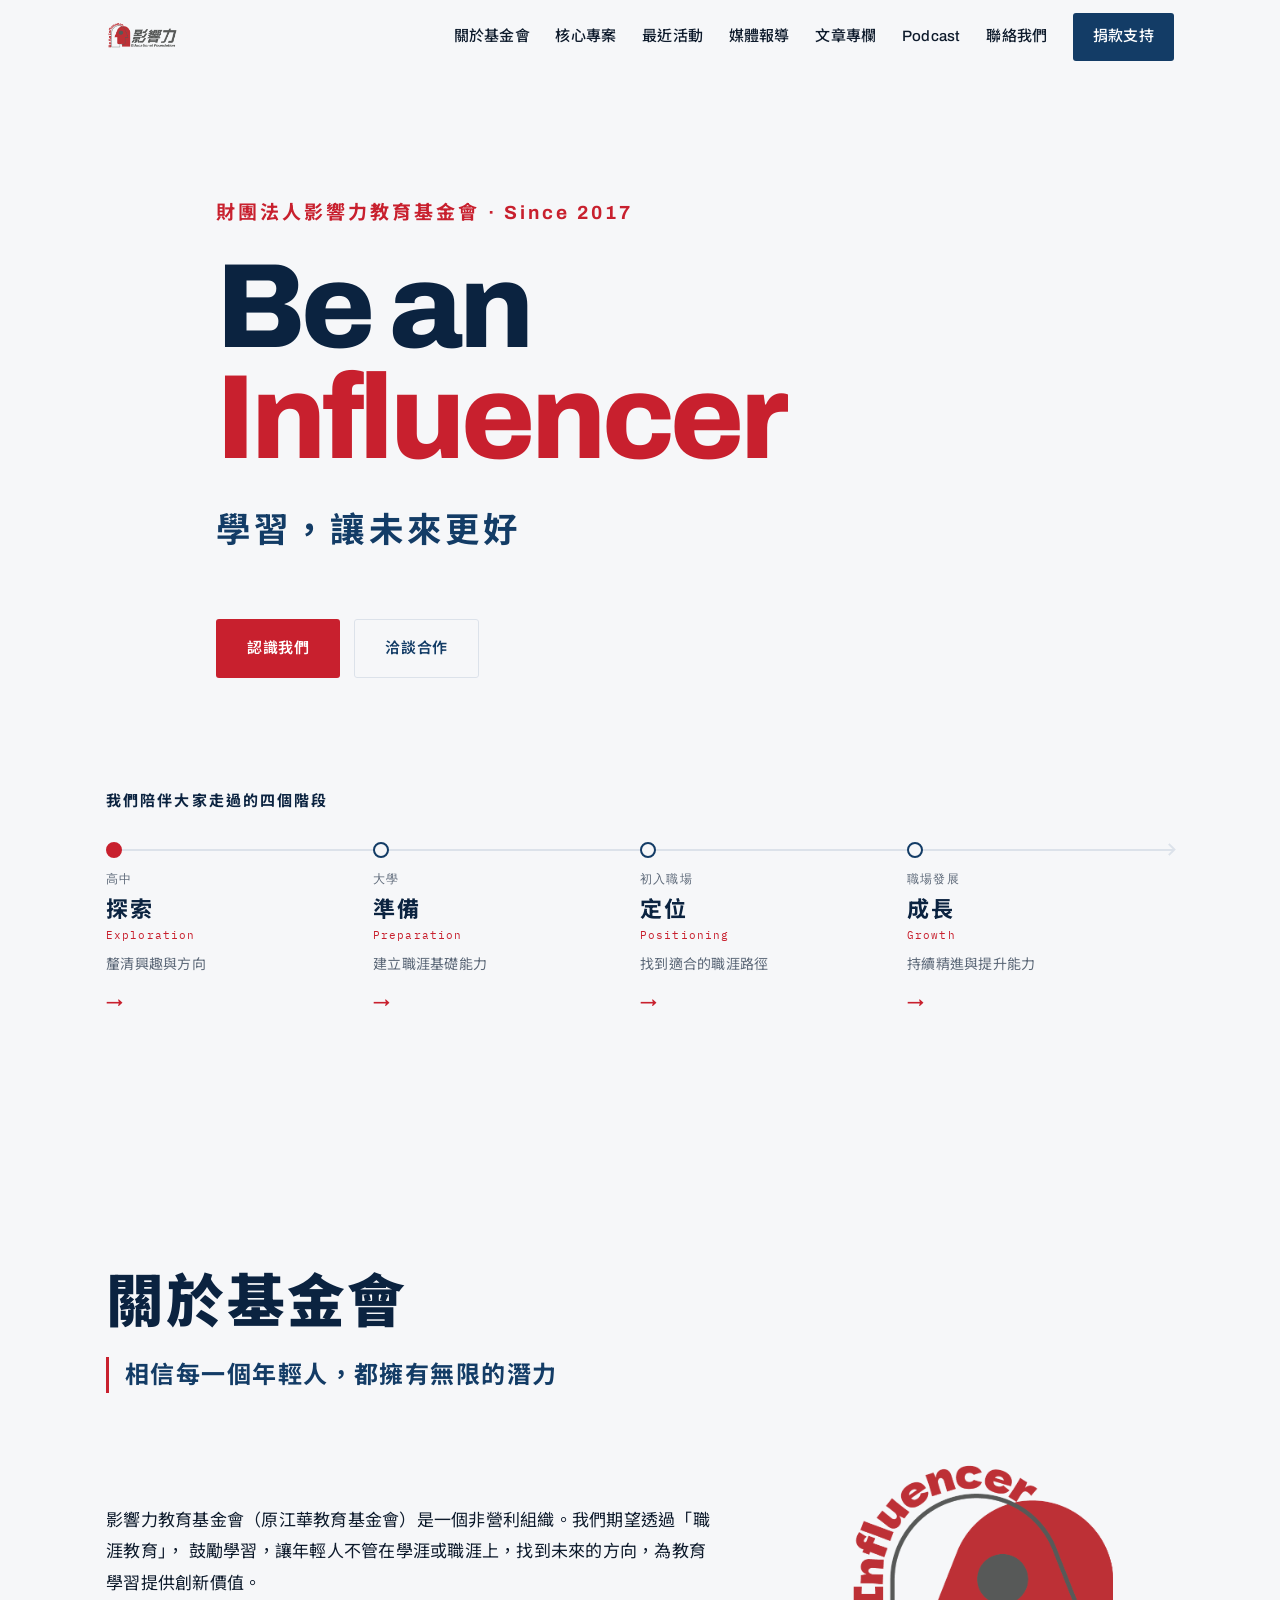
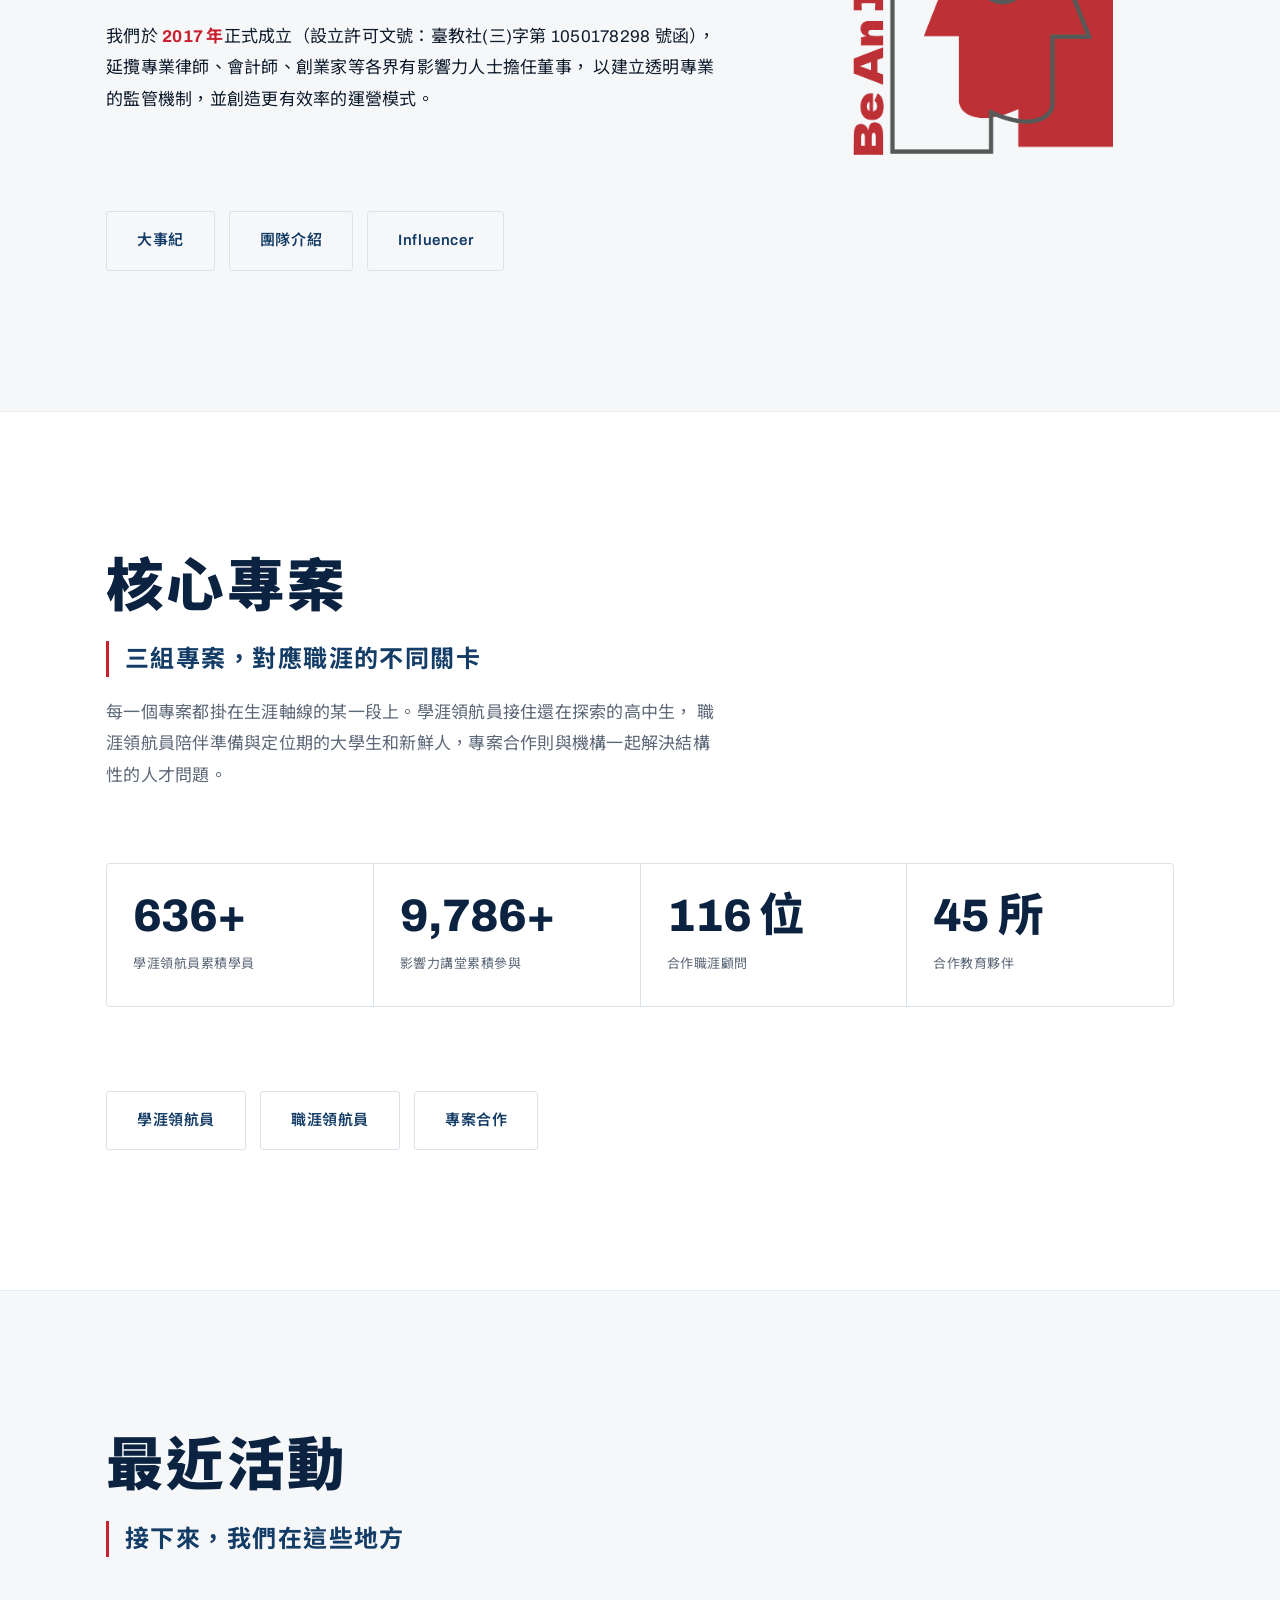
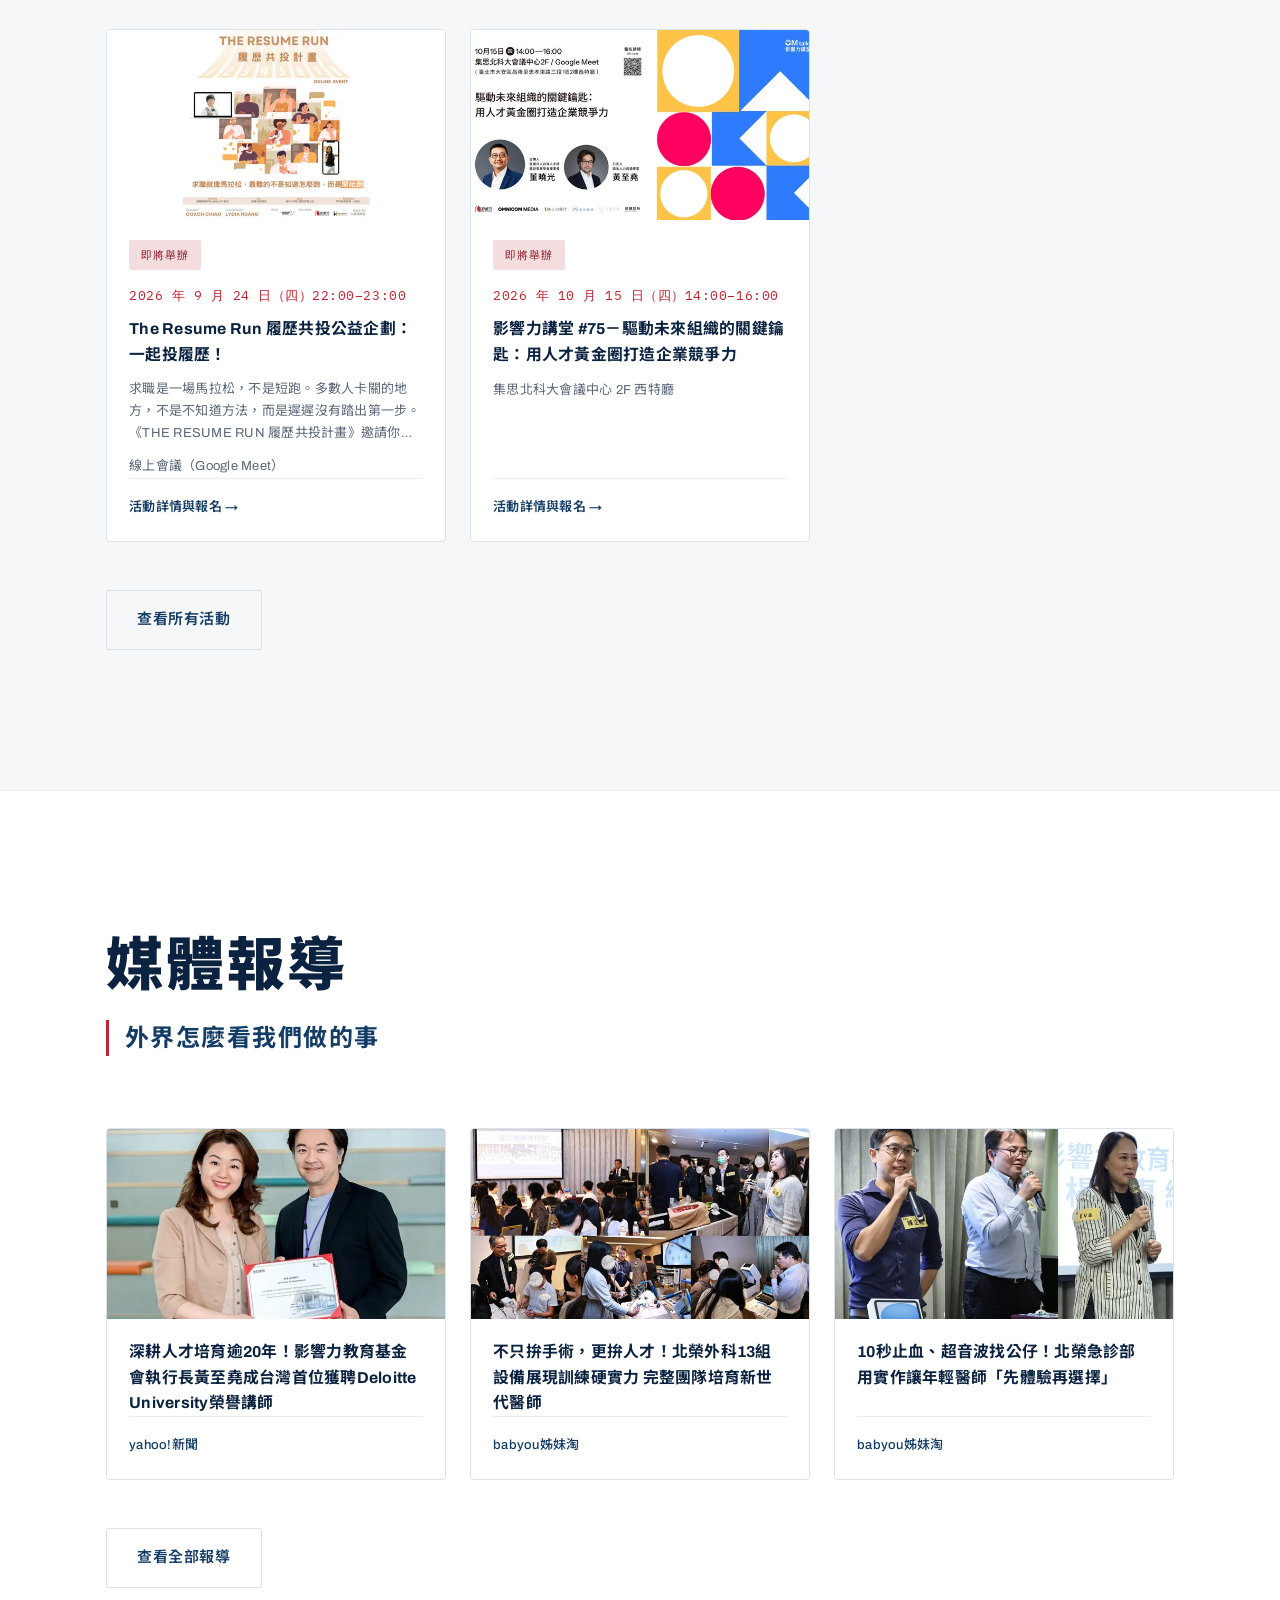
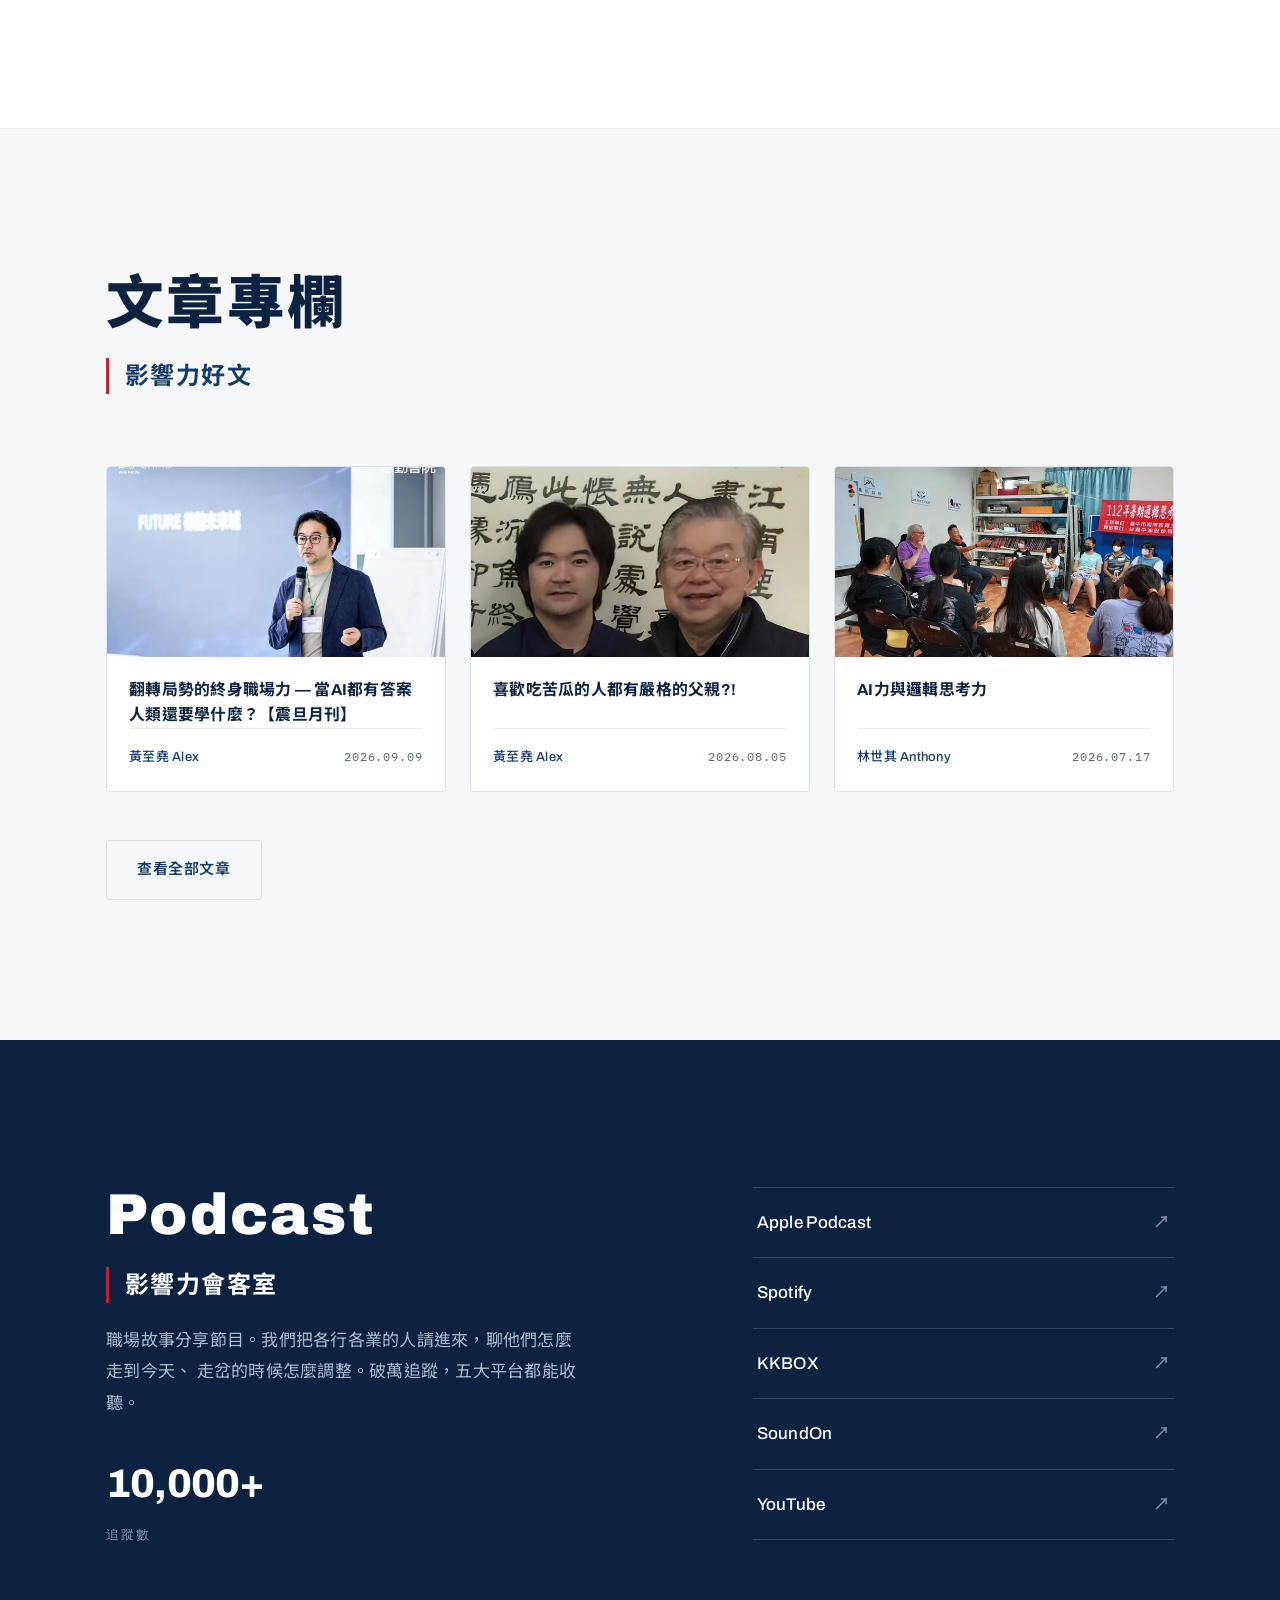
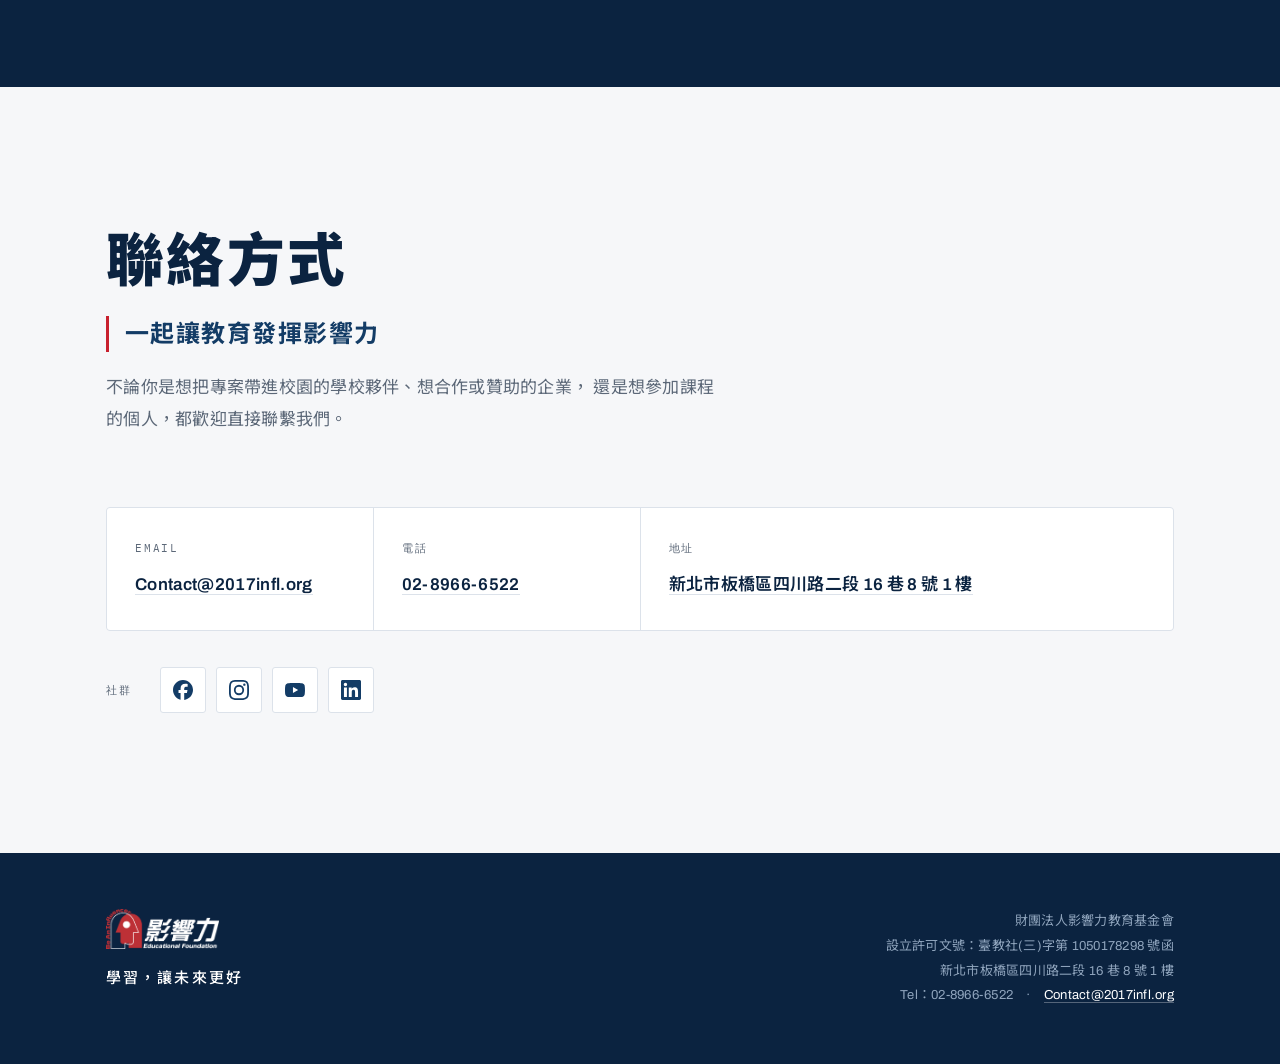
<file: index.html>
<!DOCTYPE html>
<html lang="zh-Hant-TW">
<head>
<meta charset="utf-8">
<meta name="viewport" content="width=device-width, initial-scale=1">
<!-- ⚠️ 臨時網址不收錄；正式上線時必須移除這一行 -->
<meta name="robots" content="noindex">
<title>影響力教育基金會 Be an Influencer｜以職涯教育連結教育與產業</title>
<meta name="description" content="財團法人影響力教育基金會自 2017 年起長期致力於職涯教育，從高中探索到職場成長，陪伴年輕人找方向、找工作。累積服務逾萬人次，合作 46 所學校與台積電慈善基金會、臺北榮民總醫院等單位。">
<link rel="icon" href="./images/logo.png">
<meta property="og:title" content="影響力教育基金會 Be an Influencer">
<meta property="og:description" content="以職涯教育為核心，連結教育與產業資源，培育青年探索方向並實踐影響力。">
<meta property="og:image" content="./images/banner.jpg">
<meta property="og:type" content="website">
<link rel="preconnect" href="https://fonts.googleapis.com">
<link rel="preconnect" href="https://fonts.gstatic.com" crossorigin>
<link href="https://fonts.googleapis.com/css2?family=Archivo:wght@400;500;600;700;800&family=IBM+Plex+Mono:wght@400;500;700&family=Noto+Sans+TC:wght@400;500;700;900&display=swap" rel="stylesheet">
<link rel="stylesheet" href="./style.css">
<script>
/* 只有 JS 正常運作時才隱藏進場元素。JS 掛掉時內容仍然看得到。 */
document.documentElement.classList.add('has-js');
</script>
</head>
<body>

<a class="skiplink" href="#main">跳到主要內容</a>

<header class="nav" id="nav">
  <div class="nav__inner">
    <a class="nav__brand" href="#top" aria-label="影響力教育基金會 首頁">
      <img src="./images/logo.png" alt="影響力教育基金會 Be an Influencer">
    </a>
    <nav class="nav__links" id="navLinks" aria-label="主要導覽">
      <a href="#about">關於基金會</a>
      <a href="#programs">核心專案</a>
      <a href="#events">最近活動</a>
      <a href="#press">媒體報導</a>
      <a href="#articles">文章專欄</a>
      <a href="#podcast">Podcast</a>
      <a href="#contact">聯絡我們</a>
      <a class="nav__cta" href="./donate.html">捐款支持</a>
    </nav>
    <button class="nav__toggle" id="navToggle" aria-expanded="false" aria-controls="navLinks">
      <span class="nav__toggle-bars" aria-hidden="true"></span>
      <span class="sr-only">開啟選單</span>
    </button>
  </div>
</header>

<main id="main">

<!-- ════════ 1. 開頭 ════════ -->
<section class="hero" id="top">
  <div class="wrap hero__grid">
    <p class="eyebrow hero__eyebrow">財團法人影響力教育基金會 · Since 2017</p>
    <h1 class="hero__title">
      <span class="hero__en">Be an <em>Influencer</em></span>
      <span class="hero__zh">學習，讓未來更好</span>
    </h1>
    <div class="hero__actions">
      <a class="btn btn--solid" href="#about">認識我們</a>
      <a class="btn btn--ghost" href="#contact">洽談合作</a>
    </div>
  </div>

  <!-- 生涯階段軸線：全站的結構主軸 -->
  <div class="wrap">
    <div class="axis" id="axis">
      <p class="axis__caption">我們陪伴大家走過的四個階段</p>
      <div class="axis__scroll">
        <ol class="axis__track" aria-label="生涯階段軸線">
          <li class="axis__stop" style="--i:0">
            <a class="axis__link" href="./program-explore.html">
              <span class="axis__dot" aria-hidden="true"></span>
              <span class="axis__stage">高中</span>
              <span class="axis__name">探索</span>
              <span class="axis__en">Exploration</span>
              <span class="axis__desc">釐清興趣與方向</span>
              <span class="axis__more" aria-hidden="true"><span class="axis__more-arrow">→</span><span class="axis__more-text">查看詳情</span></span>
            </a>
          </li>
          <li class="axis__stop" style="--i:1">
            <a class="axis__link" href="./program-career.html">
              <span class="axis__dot" aria-hidden="true"></span>
              <span class="axis__stage">大學</span>
              <span class="axis__name">準備</span>
              <span class="axis__en">Preparation</span>
              <span class="axis__desc">建立職涯基礎能力</span>
              <span class="axis__more" aria-hidden="true"><span class="axis__more-arrow">→</span><span class="axis__more-text">查看詳情</span></span>
            </a>
          </li>
          <li class="axis__stop" style="--i:2">
            <a class="axis__link" href="./program-career.html">
              <span class="axis__dot" aria-hidden="true"></span>
              <span class="axis__stage">初入職場</span>
              <span class="axis__name">定位</span>
              <span class="axis__en">Positioning</span>
              <span class="axis__desc">找到適合的職涯路徑</span>
              <span class="axis__more" aria-hidden="true"><span class="axis__more-arrow">→</span><span class="axis__more-text">查看詳情</span></span>
            </a>
          </li>
          <li class="axis__stop" style="--i:3">
            <a class="axis__link" href="./program-career.html">
              <span class="axis__dot" aria-hidden="true"></span>
              <span class="axis__stage">職場發展</span>
              <span class="axis__name">成長</span>
              <span class="axis__en">Growth</span>
              <span class="axis__desc">持續精進與提升能力</span>
              <span class="axis__more" aria-hidden="true"><span class="axis__more-arrow">→</span><span class="axis__more-text">查看詳情</span></span>
            </a>
          </li>
        </ol>
      </div>
    </div>
  </div>
</section>

<!-- ════════ 2. 關於基金會 ════════ -->
<section class="section" id="about">
  <div class="wrap">
    <header class="shead reveal">
      <h2 class="shead__title">關於基金會</h2>
      <p class="shead__statement">相信每一個年輕人，都擁有無限的潛力</p>
    </header>

    <div class="about__intro reveal">
      <div class="about__story">
        <p>
          影響力教育基金會（原江華教育基金會）是一個非營利組織。我們期望透過「職涯教育」，
          鼓勵學習，讓年輕人不管在學涯或職涯上，找到未來的方向，為教育學習提供創新價值。
        </p>
        <p>
          我們於 <strong>2017 年</strong>正式成立（設立許可文號：臺教社(三)字第 1050178298 號函），
          延攬專業律師、會計師、創業家等各界有影響力人士擔任董事，
          以建立透明專業的監管機制，並創造更有效率的運營模式。
        </p>
      </div>
      <div class="about__mark" aria-hidden="true">
        <img src="./images/logo.png" alt="">
      </div>
    </div>

    <nav class="subnav reveal" aria-label="關於基金會的延伸頁面">
      <a class="btn btn--ghost" href="./milestones.html">大事紀</a>
      <a class="btn btn--ghost" href="./team.html">團隊介紹</a>
      <a class="btn btn--ghost" href="./partners.html">Influencer</a>
    </nav>
  </div>
</section>

<!-- ════════ 3. 核心專案 ════════ -->
<section class="section section--tint" id="programs">
  <div class="wrap">
    <header class="shead reveal">
      <h2 class="shead__title">核心專案</h2>
      <p class="shead__statement">三組專案，對應職涯的不同關卡</p>
      <p class="shead__lead">
        每一個專案都掛在生涯軸線的某一段上。學涯領航員接住還在探索的高中生，
        職涯領航員陪伴準備與定位期的大學生和新鮮人，專案合作則與機構一起解決結構性的人才問題。
      </p>
    </header>

    <div class="stats reveal">
      <div class="stat"><span class="stat__n" data-count="650" data-suffix="+">0</span><span class="stat__l">學涯領航員累積學員</span></div>
      <div class="stat"><span class="stat__n" data-count="10000" data-suffix="+">0</span><span class="stat__l">影響力講堂累積參與</span></div>
      <div class="stat"><span class="stat__n" data-count="119" data-suffix=" 位">0</span><span class="stat__l">合作職涯顧問</span></div>
      <div class="stat"><span class="stat__n" data-count="46" data-suffix=" 所">0</span><span class="stat__l">合作教育夥伴</span></div>
    </div>

    <nav class="subnav reveal" aria-label="三組核心專案">
      <a class="btn btn--ghost" href="./program-explore.html">學涯領航員</a>
      <a class="btn btn--ghost" href="./program-career.html">職涯領航員</a>
      <a class="btn btn--ghost" href="./program-partnership.html">專案合作</a>
    </nav>
  </div>
</section>

<!-- ════════ 4. 最近活動 ════════ -->
<section class="section" id="events">
  <div class="wrap">
    <header class="shead reveal">
      <h2 class="shead__title">最近活動</h2>
      <p class="shead__statement">接下來，我們在這些地方</p>
    </header>

    <ul class="evs">
      <li class="ev reveal"><a class="ev__link" href="https://luma.com/xc91p2jd" target="_blank" rel="noopener noreferrer"><img class="ev__img" src="./images/wix/4278bd02c3b14727a1cf5b3eff6ea4fa.webp" alt="" width="640" height="360" loading="lazy" decoding="async"><span class="ev__body"><span class="ev__tag">即將舉辦</span><time class="ev__date" datetime="2026-09-24T22:00+08:00">2026 年 9 月 24 日（四）22:00–23:00</time><span class="ev__t">The Resume Run 履歷共投公益企劃：一起投履歷！</span><span class="ev__desc">求職是一場馬拉松，不是短跑。多數人卡關的地方，不是不知道方法，而是遲遲沒有踏出第一步。《THE RESUME RUN 履歷共投計畫》邀請你在一小時內，跟著 Coach Chiao 一起檢視履歷、釐清方向，正式啟動你的求職起跑線。</span><span class="ev__place">線上會議（Google Meet）</span><span class="ev__more">活動詳情與報名 →</span></span></a></li>
      <li class="ev reveal"><a class="ev__link" href="https://school.2017infl.org/events" target="_blank" rel="noopener noreferrer"><img class="ev__img" src="./images/wix/bff90b24acf74a3196a05bb78451337a.webp" alt="" width="640" height="360" loading="lazy" decoding="async"><span class="ev__body"><span class="ev__tag">即將舉辦</span><time class="ev__date" datetime="2026-10-15T14:00+08:00">2026 年 10 月 15 日（四）14:00–16:00</time><span class="ev__t">影響力講堂 #75－驅動未來組織的關鍵鑰匙：用人才黃金圈打造企業競爭力</span><span class="ev__place">集思北科大會議中心 2F 西特廳</span><span class="ev__more">活動詳情與報名 →</span></span></a></li>
    </ul>

    <p class="press__more reveal">
      <a class="btn btn--ghost" href="https://school.2017infl.org/events" target="_blank" rel="noopener noreferrer">查看所有活動</a>
    </p>
  </div>
</section>

<!-- ════════ 5. 媒體報導 ════════ -->
<section class="section section--tint" id="press">
  <div class="wrap">
    <header class="shead reveal">
      <h2 class="shead__title">媒體報導</h2>
      <p class="shead__statement">外界怎麼看我們做的事</p>
    </header>

    <ul class="arts">
      <li class="art reveal"><a class="art__link" href="https://tw.news.yahoo.com/%E6%B7%B1%E8%80%95%E4%BA%BA%E6%89%8D%E5%9F%B9%E8%82%B2%E9%80%BE20%E5%B9%B4-%E5%BD%B1%E9%9F%BF%E5%8A%9B%E6%95%99%E8%82%B2%E5%9F%BA%E9%87%91%E6%9C%83%E5%9F%B7%E8%A1%8C%E9%95%B7%E9%BB%83%E8%87%B3%E5%A0%AF%E6%88%90%E5%8F%B0%E7%81%A3%E9%A6%96%E4%BD%8D%E7%8D%B2%E8%81%98deloitte-university%E6%A6%AE%E8%AD%BD%E8%AC%9B%E5%B8%AB-042532890.html" target="_blank" rel="noopener noreferrer"><img class="art__img" src="./images/wix/0589993ae6e3450ebd37b228e4f9201f.webp" alt="" width="640" height="360" loading="lazy" decoding="async"><span class="art__body"><span class="art__t">深耕人才培育逾20年！影響力教育基金會執行長黃至堯成台灣首位獲聘Deloitte University榮譽講師</span><span class="art__meta"><span class="art__by">yahoo!新聞</span></span></span></a></li>
      <li class="art reveal"><a class="art__link" href="https://babyou.me/be_an_influencer_20260916" target="_blank" rel="noopener noreferrer"><img class="art__img" src="./images/wix/5577eb42a5144373aa90fdb7a72f0704.webp" alt="" width="640" height="360" loading="lazy" decoding="async"><span class="art__body"><span class="art__t">不只拚手術，更拚人才！北榮外科13組設備展現訓練硬實力 完整團隊培育新世代醫師</span><span class="art__meta"><span class="art__by">babyou姊妹淘</span></span></span></a></li>
      <li class="art reveal"><a class="art__link" href="https://babyou.me/be_an_influencer_20260910" target="_blank" rel="noopener noreferrer"><img class="art__img" src="./images/wix/3e954b89d6b447e98adf3c137befb73b.avif" alt="" width="640" height="360" loading="lazy" decoding="async"><span class="art__body"><span class="art__t">10秒止血、超音波找公仔！北榮急診部用實作讓年輕醫師「先體驗再選擇」</span><span class="art__meta"><span class="art__by">babyou姊妹淘</span></span></span></a></li>
    </ul>

    <p class="press__more reveal">
      <a class="btn btn--ghost" href="./press.html">查看全部報導</a>
    </p>
  </div>
</section>

<!-- ════════ 6. 文章專欄 ════════ -->
<section class="section" id="articles">
  <div class="wrap">
    <header class="shead reveal">
      <h2 class="shead__title">文章專欄</h2>
      <p class="shead__statement">影響力好文</p>
    </header>

    <ul class="arts">
      <li class="art reveal"><a class="art__link" href="https://www.aurora.com.tw/662-page11338" target="_blank" rel="noopener noreferrer"><img class="art__img" src="./images/wix/9eb1d4c735a64ebc8462dd4db9652599.webp" alt="" width="640" height="360" loading="lazy" decoding="async"><span class="art__body"><span class="art__t">翻轉局勢的終身職場力 — 當AI都有答案 人類還要學什麼？【震旦月刊】</span><span class="art__meta"><span class="art__by">黃至堯 Alex</span><span class="art__d">2026.09.09</span></span></span></a></li>
      <li class="art reveal"><a class="art__link" href="https://vocus.cc/article/6a72d042fd897800015d7912" target="_blank" rel="noopener noreferrer"><img class="art__img" src="./images/wix/393a7411fc0445639fd5c7886efc0204.webp" alt="" width="640" height="360" loading="lazy" decoding="async"><span class="art__body"><span class="art__t">喜歡吃苦瓜的人都有嚴格的父親?!</span><span class="art__meta"><span class="art__by">黃至堯 Alex</span><span class="art__d">2026.08.05</span></span></span></a></li>
      <li class="art reveal"><a class="art__link" href="https://vocus.cc/article/6a59e3e4fd89780001f860b8" target="_blank" rel="noopener noreferrer"><img class="art__img" src="./images/wix/a7b2f09442c34fdc9d459d7b27ab6f89.webp" alt="" width="640" height="360" loading="lazy" decoding="async"><span class="art__body"><span class="art__t">AI力與邏輯思考力</span><span class="art__meta"><span class="art__by">林世其 Anthony</span><span class="art__d">2026.07.17</span></span></span></a></li>
    </ul>

    <p class="press__more reveal">
      <a class="btn btn--ghost" href="./articles.html">查看全部文章</a>
    </p>
  </div>
</section>

<!-- ════════ 7. Podcast ════════ -->
<section class="section section--dark" id="podcast">
  <div class="wrap podcast">
    <div class="podcast__intro reveal">
      <h2 class="podcast__title">Podcast</h2>
      <p class="podcast__statement">影響力會客室</p>
      <p class="podcast__lead">
        職場故事分享節目。我們把各行各業的人請進來，聊他們怎麼走到今天、
        走岔的時候怎麼調整。破萬追蹤，五大平台都能收聽。
      </p>
      <p class="podcast__stat"><span>10,000+</span> 追蹤數</p>
    </div>
    <ul class="podcast__links reveal">
      <li><a href="https://podcasts.apple.com/tw/podcast/%E5%BD%B1%E9%9F%BF%E5%8A%9B%E6%9C%83%E5%AE%A2%E5%AE%A4/id1633167685" target="_blank" rel="noopener noreferrer"><span>Apple Podcast</span><i aria-hidden="true">↗</i></a></li>
      <li><a href="https://open.spotify.com/show/4erIYJzAPaKT6srntq5VeZ" target="_blank" rel="noopener noreferrer"><span>Spotify</span><i aria-hidden="true">↗</i></a></li>
      <li><a href="https://podcast.kkbox.com/channel/Cpi8d3owPT9VkZ0usA" target="_blank" rel="noopener noreferrer"><span>KKBOX</span><i aria-hidden="true">↗</i></a></li>
      <li><a href="https://player.soundon.fm/p/a1253614-a07f-44c2-892a-906afe06796d" target="_blank" rel="noopener noreferrer"><span>SoundOn</span><i aria-hidden="true">↗</i></a></li>
      <li><a href="https://youtube.com/playlist?list=PLrUVj6qqDXPIAK2npj2td7zwv5VtVMkLU" target="_blank" rel="noopener noreferrer"><span>YouTube</span><i aria-hidden="true">↗</i></a></li>
    </ul>
  </div>
</section>

<!-- ════════ 8. 聯絡方式 ════════ -->
<section class="section" id="contact">
  <div class="wrap">
    <header class="shead reveal">
      <h2 class="shead__title">聯絡方式</h2>
      <p class="shead__statement">一起讓教育發揮影響力</p>
      <p class="shead__lead">
        不論你是想把專案帶進校園的學校夥伴、想合作或贊助的企業，
        還是想參加課程的個人，都歡迎直接聯繫我們。
      </p>
    </header>

    <div class="contact reveal">
      <div class="contact__block">
        <p class="contact__label">Email</p>
        <a class="contact__value contact__value--link" href="mailto:Contact@2017infl.org">Contact@2017infl.org</a>
      </div>
      <div class="contact__block">
        <p class="contact__label">電話</p>
        <a class="contact__value contact__value--link" href="tel:+886289666522">02-8966-6522</a>
      </div>
      <div class="contact__block contact__block--wide">
        <p class="contact__label">地址</p>
        <a class="contact__value contact__value--link" href="https://www.google.com/maps/search/?api=1&query=%E6%96%B0%E5%8C%97%E5%B8%82%E6%9D%BF%E6%A9%8B%E5%8D%80%E5%9B%9B%E5%B7%9D%E8%B7%AF%E4%BA%8C%E6%AE%B516%E5%B7%B78%E8%99%9F" target="_blank" rel="noopener noreferrer">新北市板橋區四川路二段 16 巷 8 號 1 樓</a>
      </div>
    </div>

    <div class="social reveal">
      <p class="social__label">社群</p>
      <ul class="social__list">
        <li>
          <a class="social__link social__link--fb" href="https://www.facebook.com/beaninfluencer2017/" target="_blank" rel="noopener noreferrer" aria-label="Facebook（另開新視窗）">
            <svg class="social__icon" viewBox="0 0 24 24" aria-hidden="true" focusable="false"><path d="M9.101 23.691v-7.98H6.627v-3.667h2.474v-1.58c0-4.085 1.848-5.978 5.858-5.978.401 0 .955.042 1.468.103a8.68 8.68 0 0 1 1.141.195v3.325a8.623 8.623 0 0 0-.653-.036 26.805 26.805 0 0 0-.733-.009c-.707 0-1.259.096-1.675.309a1.686 1.686 0 0 0-.679.622c-.258.42-.374.995-.374 1.752v1.297h3.919l-.386 2.103-.287 1.564h-3.246v8.245C19.396 23.238 24 18.179 24 12.044c0-6.627-5.373-12-12-12s-12 5.373-12 12c0 5.628 3.874 10.35 9.101 11.647Z"/></svg>
          </a>
        </li>
        <li>
          <a class="social__link social__link--ig" href="https://www.instagram.com/beaninfluencer2017/" target="_blank" rel="noopener noreferrer" aria-label="Instagram（另開新視窗）">
            <svg class="social__icon" viewBox="0 0 24 24" aria-hidden="true" focusable="false"><path d="M12 2.163c3.204 0 3.584.012 4.85.07 3.252.148 4.771 1.691 4.919 4.919.058 1.265.069 1.645.069 4.849 0 3.205-.012 3.584-.069 4.849-.149 3.225-1.664 4.771-4.919 4.919-1.266.058-1.644.07-4.85.07-3.204 0-3.584-.012-4.849-.07-3.26-.149-4.771-1.699-4.919-4.92-.058-1.265-.07-1.644-.07-4.849 0-3.204.013-3.583.07-4.849.149-3.227 1.664-4.771 4.919-4.919 1.266-.057 1.645-.069 4.849-.069zM12 0C8.741 0 8.333.014 7.053.072 2.695.272.273 2.69.073 7.052.014 8.333 0 8.741 0 12c0 3.259.014 3.668.072 4.948.2 4.358 2.618 6.78 6.98 6.98C8.333 23.986 8.741 24 12 24c3.259 0 3.668-.014 4.948-.072 4.354-.2 6.782-2.618 6.979-6.98.059-1.28.073-1.689.073-4.948 0-3.259-.014-3.667-.072-4.947-.196-4.354-2.617-6.78-6.979-6.98C15.668.014 15.259 0 12 0zm0 5.838a6.162 6.162 0 1 0 0 12.324 6.162 6.162 0 0 0 0-12.324zM12 16a4 4 0 1 1 0-8 4 4 0 0 1 0 8zm6.406-11.845a1.44 1.44 0 1 0 0 2.881 1.44 1.44 0 0 0 0-2.881z"/></svg>
          </a>
        </li>
        <li>
          <a class="social__link social__link--yt" href="https://www.youtube.com/@beaninfluencer2017" target="_blank" rel="noopener noreferrer" aria-label="YouTube（另開新視窗）">
            <svg class="social__icon" viewBox="0 0 24 24" aria-hidden="true" focusable="false"><path d="M23.498 6.186a3.016 3.016 0 0 0-2.122-2.136C19.505 3.545 12 3.545 12 3.545s-7.505 0-9.377.505A3.017 3.017 0 0 0 .502 6.186C0 8.07 0 12 0 12s0 3.93.502 5.814a3.016 3.016 0 0 0 2.122 2.136c1.871.505 9.376.505 9.376.505s7.505 0 9.377-.505a3.015 3.015 0 0 0 2.122-2.136C24 15.93 24 12 24 12s0-3.93-.502-5.814zM9.545 15.568V8.432L15.818 12l-6.273 3.568z"/></svg>
          </a>
        </li>
        <li>
          <a class="social__link social__link--li" href="https://www.linkedin.com/company/13665495/" target="_blank" rel="noopener noreferrer" aria-label="LinkedIn（另開新視窗）">
            <svg class="social__icon" viewBox="0 0 24 24" aria-hidden="true" focusable="false"><path d="M20.447 20.452h-3.554v-5.569c0-1.328-.027-3.037-1.852-3.037-1.853 0-2.136 1.445-2.136 2.939v5.667H9.351V9h3.414v1.561h.046c.477-.9 1.637-1.85 3.37-1.85 3.601 0 4.267 2.37 4.267 5.455v6.286zM5.337 7.433a2.062 2.062 0 1 1 0-4.125 2.062 2.062 0 0 1 0 4.125zm1.782 13.019H3.555V9h3.564v11.452zM22.225 0H1.771C.792 0 0 .774 0 1.729v20.542C0 23.227.792 24 1.771 24h20.451C23.2 24 24 23.227 24 22.271V1.729C24 .774 23.2 0 22.225 0z"/></svg>
          </a>
        </li>
      </ul>
    </div>
  </div>
</section>

</main>

<footer class="foot">
  <div class="wrap foot__inner">
    <div class="foot__brand">
      <img src="./images/logo-white.png" alt="影響力教育基金會" class="foot__logo">
      <p class="foot__tagline">學習，讓未來更好</p>
    </div>
    <div class="foot__meta">
      <p>財團法人影響力教育基金會</p>
      <p>設立許可文號：臺教社(三)字第 1050178298 號函</p>
      <p>新北市板橋區四川路二段 16 巷 8 號 1 樓</p>
      <p>Tel：<span class="nowrap">02-8966-6522</span>　·　<a href="mailto:Contact@2017infl.org">Contact@2017infl.org</a></p>
    </div>
  </div>
</footer>

<script src="./script.js"></script>
</body>
</html>
</file>
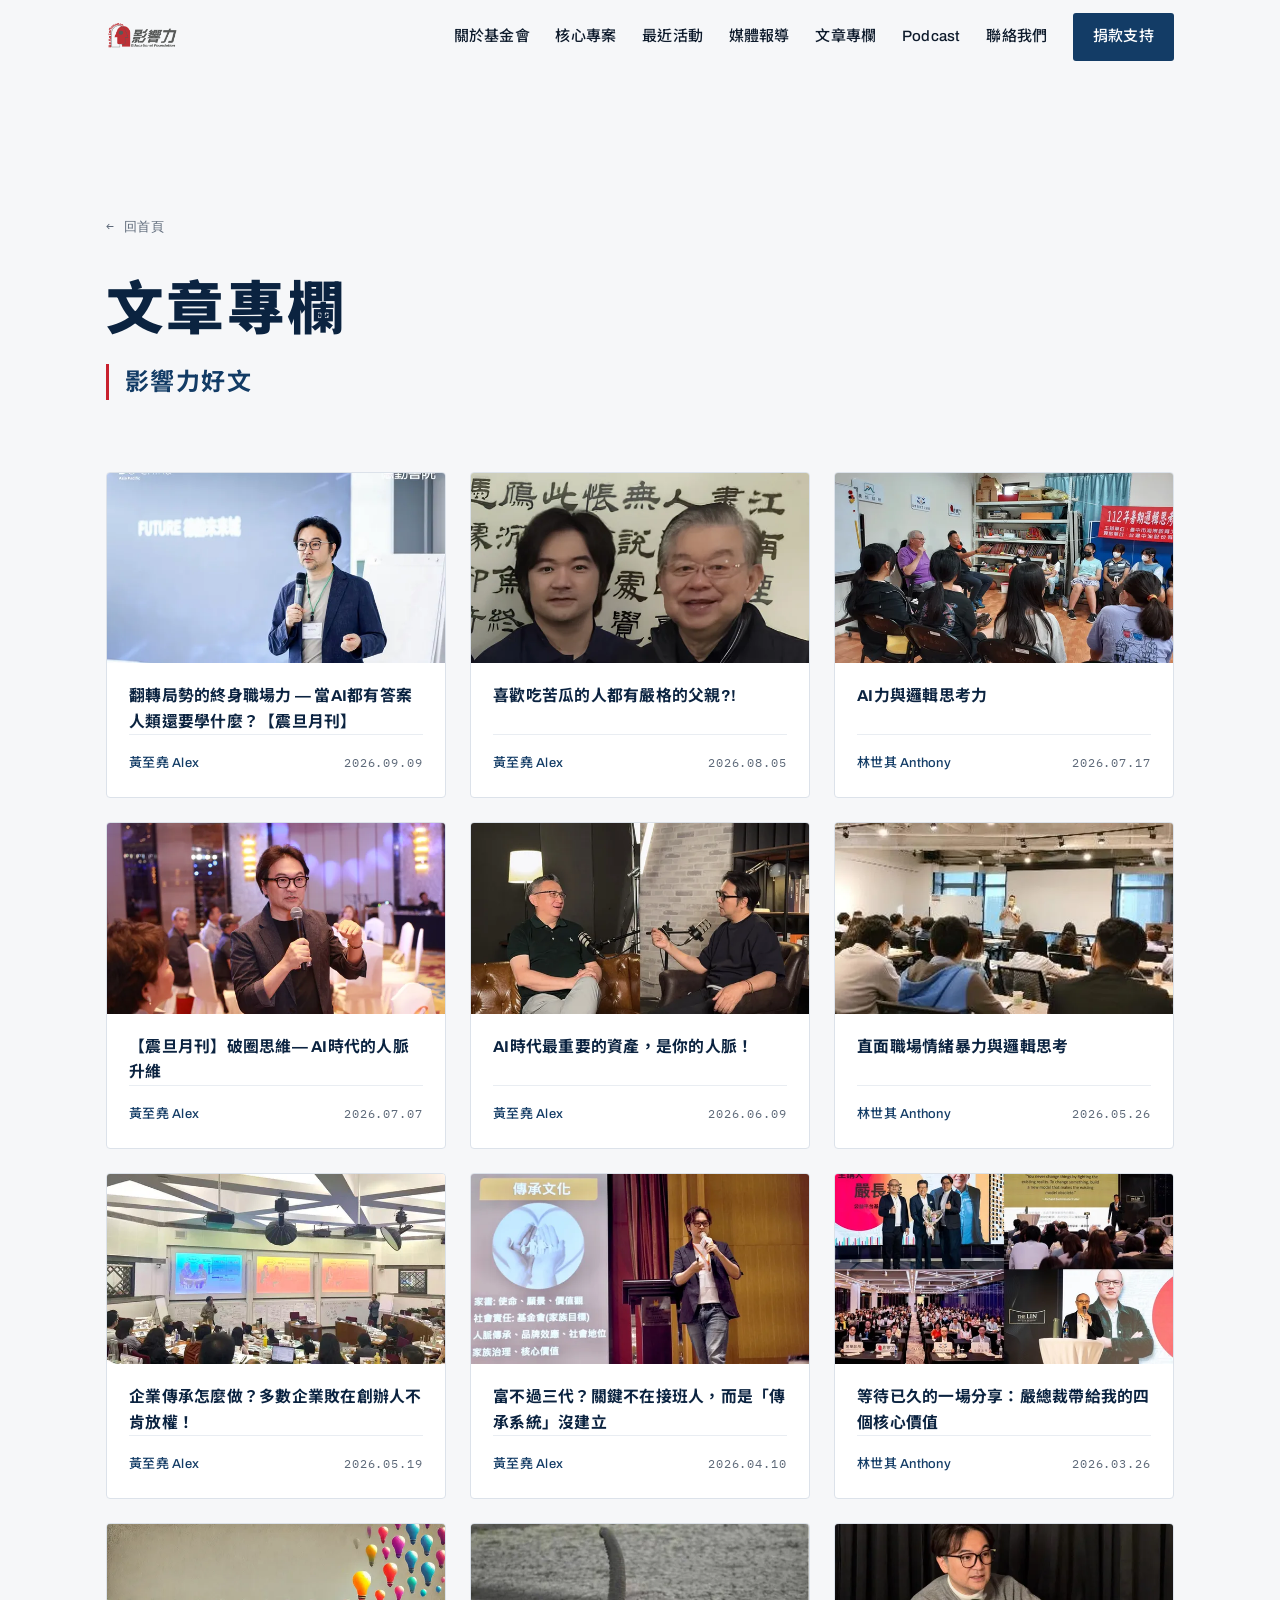
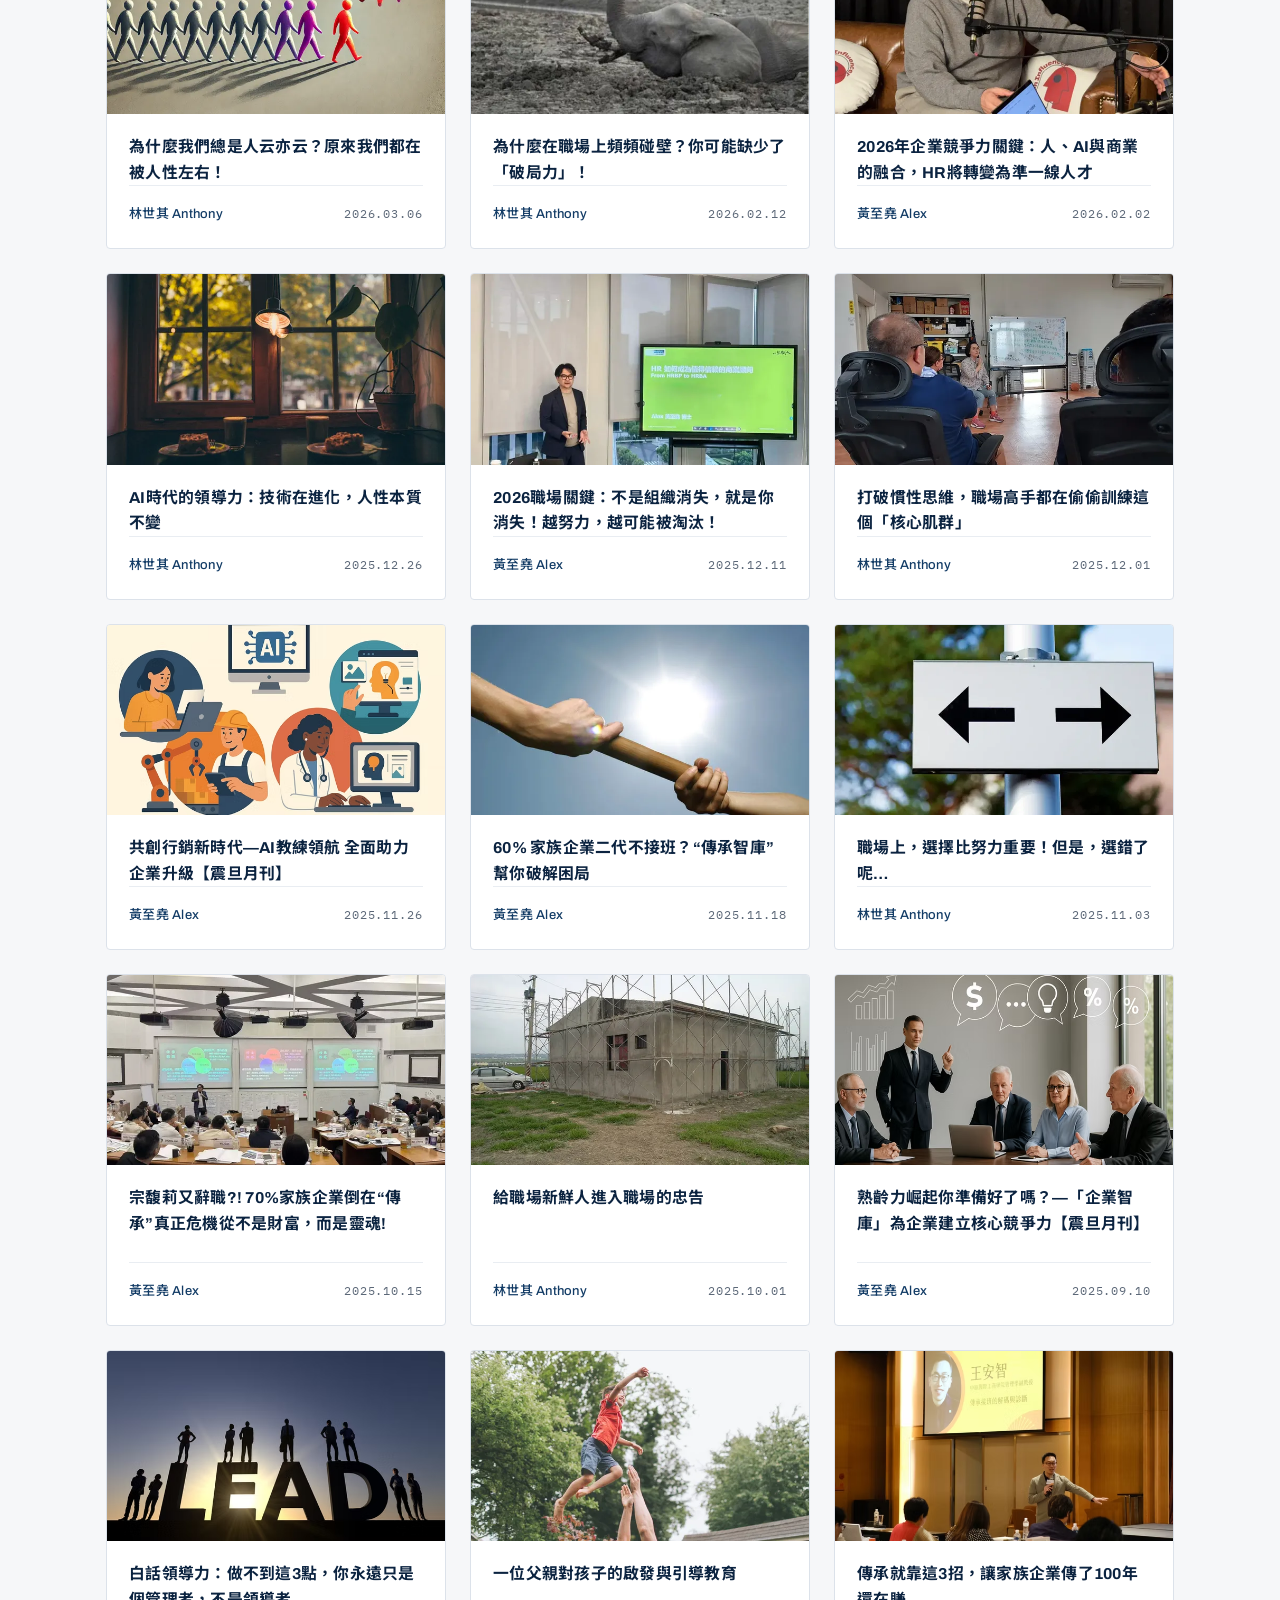
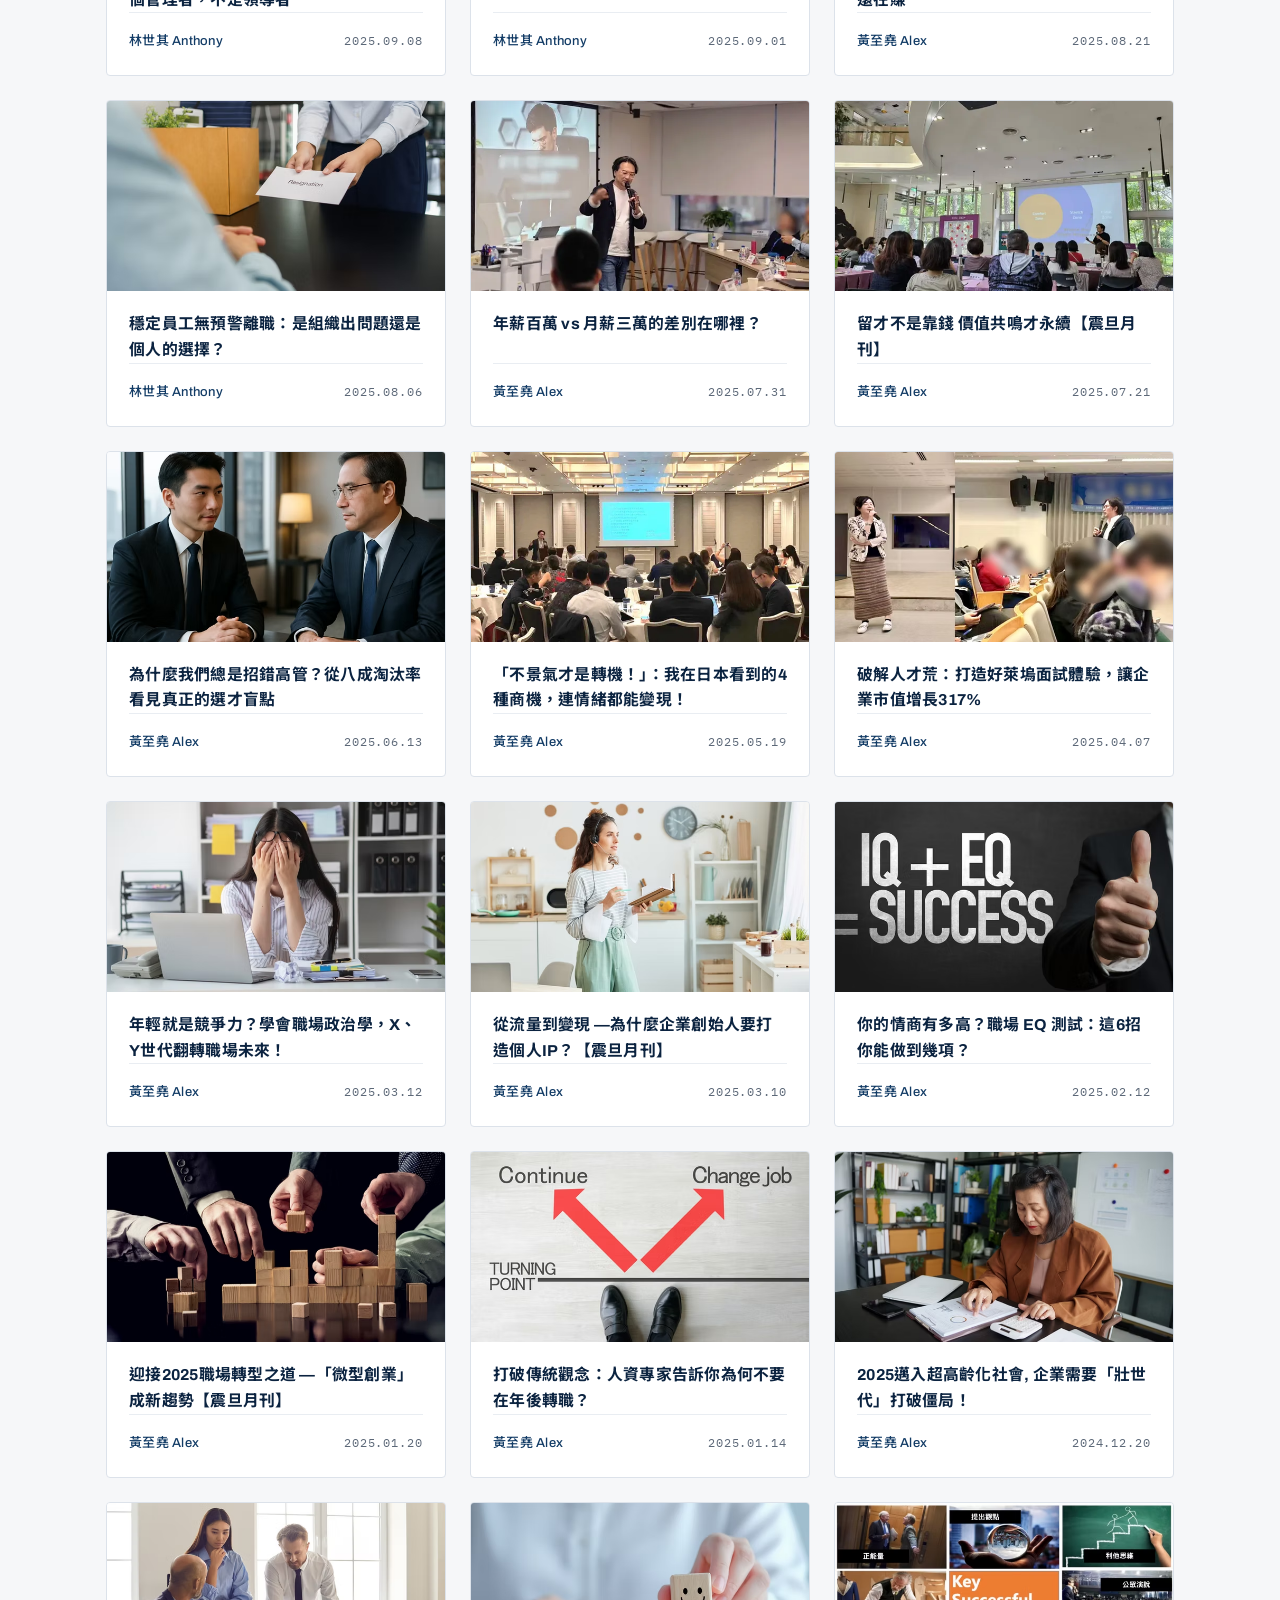
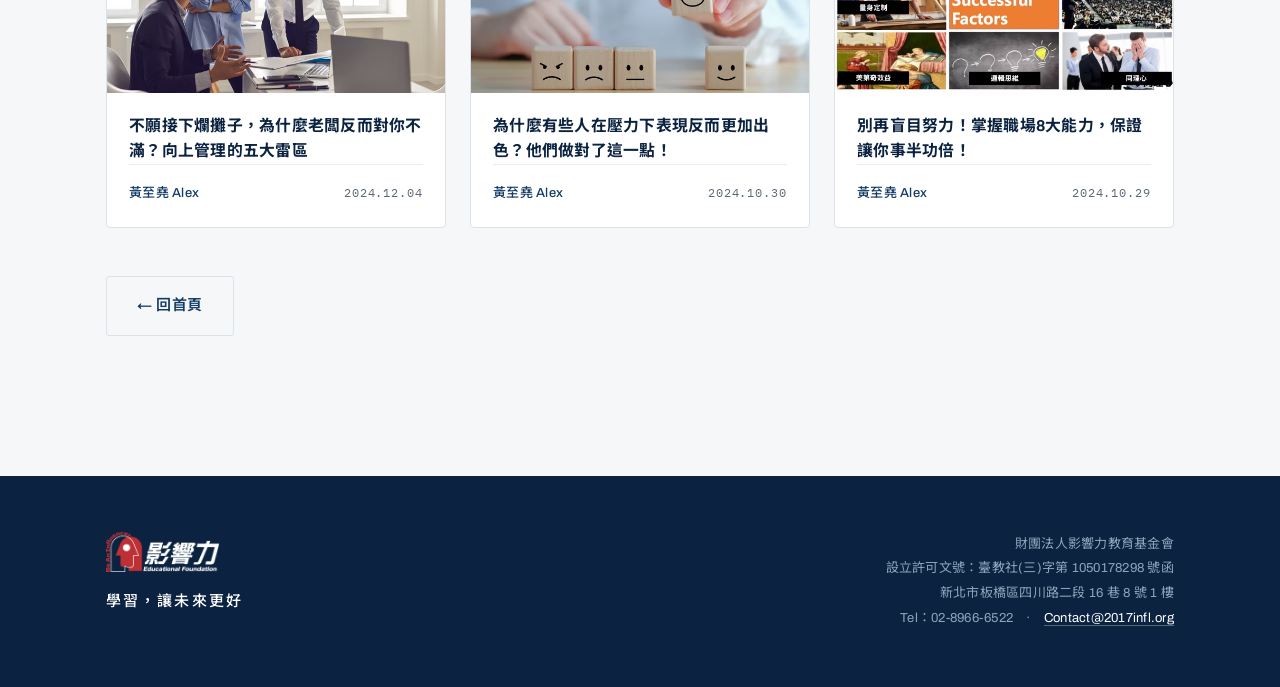
<file: articles.html>
<!DOCTYPE html>
<html lang="zh-Hant-TW">
<head>
<meta charset="utf-8">
<meta name="viewport" content="width=device-width, initial-scale=1">
<!-- ⚠️ 臨時網址不收錄；正式上線時必須移除這一行 -->
<meta name="robots" content="noindex">
<title>文章專欄｜影響力教育基金會 Be an Influencer</title>
<meta name="description" content="影響力教育基金會專欄文章彙整，由執行長黃至堯與副執行長林世其撰寫，主題涵蓋職涯發展、人才選育留用、企業傳承、領導力與 AI 時代的職場趨勢。">
<link rel="icon" href="./images/logo.png">
<link rel="preconnect" href="https://fonts.googleapis.com">
<link rel="preconnect" href="https://fonts.gstatic.com" crossorigin>
<link href="https://fonts.googleapis.com/css2?family=Archivo:wght@400;500;600;700;800&family=IBM+Plex+Mono:wght@400;500;700&family=Noto+Sans+TC:wght@400;500;700;900&display=swap" rel="stylesheet">
<link rel="stylesheet" href="./style.css">
<script>
document.documentElement.classList.add('has-js');
</script>
</head>
<body>

<a class="skiplink" href="#main">跳到主要內容</a>

<header class="nav" id="nav">
  <div class="nav__inner">
    <a class="nav__brand" href="./index.html" aria-label="影響力教育基金會 首頁">
      <img src="./images/logo.png" alt="影響力教育基金會 Be an Influencer">
    </a>
    <nav class="nav__links" id="navLinks" aria-label="主要導覽">
      <a href="./index.html#about">關於基金會</a>
      <a href="./index.html#programs">核心專案</a>
      <a href="./index.html#events">最近活動</a>
      <a href="./index.html#press">媒體報導</a>
      <a href="./index.html#articles">文章專欄</a>
      <a href="./index.html#podcast">Podcast</a>
      <a href="./index.html#contact">聯絡我們</a>
      <a class="nav__cta" href="./donate.html">捐款支持</a>
    </nav>
    <button class="nav__toggle" id="navToggle" aria-expanded="false" aria-controls="navLinks">
      <span class="nav__toggle-bars" aria-hidden="true"></span>
      <span class="sr-only">開啟選單</span>
    </button>
  </div>
</header>

<main id="main">
<section class="section">
  <div class="wrap">
    <p class="crumb"><a href="./index.html">← 回首頁</a></p>

    <header class="shead reveal">
      <h2 class="shead__title">文章專欄</h2>
      <p class="shead__statement">影響力好文</p>
    </header>

    <ul class="arts">
      <li class="art reveal"><a class="art__link" href="https://www.aurora.com.tw/662-page11338" target="_blank" rel="noopener noreferrer"><img class="art__img" src="./images/wix/9eb1d4c735a64ebc8462dd4db9652599.webp" alt="" width="640" height="360" loading="lazy" decoding="async"><span class="art__body"><span class="art__t">翻轉局勢的終身職場力 — 當AI都有答案 人類還要學什麼？【震旦月刊】</span><span class="art__meta"><span class="art__by">黃至堯 Alex</span><span class="art__d">2026.09.09</span></span></span></a></li>
      <li class="art reveal"><a class="art__link" href="https://vocus.cc/article/6a72d042fd897800015d7912" target="_blank" rel="noopener noreferrer"><img class="art__img" src="./images/wix/393a7411fc0445639fd5c7886efc0204.webp" alt="" width="640" height="360" loading="lazy" decoding="async"><span class="art__body"><span class="art__t">喜歡吃苦瓜的人都有嚴格的父親?!</span><span class="art__meta"><span class="art__by">黃至堯 Alex</span><span class="art__d">2026.08.05</span></span></span></a></li>
      <li class="art reveal"><a class="art__link" href="https://vocus.cc/article/6a59e3e4fd89780001f860b8" target="_blank" rel="noopener noreferrer"><img class="art__img" src="./images/wix/a7b2f09442c34fdc9d459d7b27ab6f89.webp" alt="" width="640" height="360" loading="lazy" decoding="async"><span class="art__body"><span class="art__t">AI力與邏輯思考力</span><span class="art__meta"><span class="art__by">林世其 Anthony</span><span class="art__d">2026.07.17</span></span></span></a></li>
      <li class="art reveal"><a class="art__link" href="https://www.aurora.com.tw/660-page11218" target="_blank" rel="noopener noreferrer"><img class="art__img" src="./images/wix/cda02f50a69c4d5aa9b27ee98ae03d02.webp" alt="" width="640" height="360" loading="lazy" decoding="async"><span class="art__body"><span class="art__t">【震旦月刊】破圈思維— AI時代的人脈升維</span><span class="art__meta"><span class="art__by">黃至堯 Alex</span><span class="art__d">2026.07.07</span></span></span></a></li>
      <li class="art reveal"><a class="art__link" href="https://vocus.cc/article/6a278c0afd897800015bbecf" target="_blank" rel="noopener noreferrer"><img class="art__img" src="./images/wix/0777d76ba3914150971d6069c2514fb6.webp" alt="" width="640" height="360" loading="lazy" decoding="async"><span class="art__body"><span class="art__t">AI時代最重要的資產，是你的人脈！</span><span class="art__meta"><span class="art__by">黃至堯 Alex</span><span class="art__d">2026.06.09</span></span></span></a></li>
      <li class="art reveal"><a class="art__link" href="https://vocus.cc/article/6a1502e4fd89780001c44778" target="_blank" rel="noopener noreferrer"><img class="art__img" src="./images/wix/921fd4f951154b23b6170efe6571ea55.webp" alt="" width="640" height="360" loading="lazy" decoding="async"><span class="art__body"><span class="art__t">直面職場情緒暴力與邏輯思考</span><span class="art__meta"><span class="art__by">林世其 Anthony</span><span class="art__d">2026.05.26</span></span></span></a></li>
      <li class="art reveal"><a class="art__link" href="https://vocus.cc/article/6a0c0a26fd897800018670bd" target="_blank" rel="noopener noreferrer"><img class="art__img" src="./images/wix/932b0f8dbd1a4a468c9a79963d9ebbb9.webp" alt="" width="640" height="360" loading="lazy" decoding="async"><span class="art__body"><span class="art__t">企業傳承怎麼做？多數企業敗在創辦人不肯放權！</span><span class="art__meta"><span class="art__by">黃至堯 Alex</span><span class="art__d">2026.05.19</span></span></span></a></li>
      <li class="art reveal"><a class="art__link" href="https://vocus.cc/article/69d85100fd89780001c777d8" target="_blank" rel="noopener noreferrer"><img class="art__img" src="./images/wix/8732230e76bc481ca4c3446384705721.webp" alt="" width="640" height="360" loading="lazy" decoding="async"><span class="art__body"><span class="art__t">富不過三代？關鍵不在接班人，而是「傳承系統」沒建立</span><span class="art__meta"><span class="art__by">黃至堯 Alex</span><span class="art__d">2026.04.10</span></span></span></a></li>
      <li class="art reveal"><a class="art__link" href="https://vocus.cc/article/69c4a3a8fd897800017d43e7" target="_blank" rel="noopener noreferrer"><img class="art__img" src="./images/wix/a4d3c32c745a491eb9bfdce8e34208d7.webp" alt="" width="640" height="360" loading="lazy" decoding="async"><span class="art__body"><span class="art__t">等待已久的一場分享：嚴總裁帶給我的四個核心價值</span><span class="art__meta"><span class="art__by">林世其 Anthony</span><span class="art__d">2026.03.26</span></span></span></a></li>
      <li class="art reveal"><a class="art__link" href="https://vocus.cc/article/69aa793ffd89780001771ba4" target="_blank" rel="noopener noreferrer"><img class="art__img" src="./images/wix/9e32253726764f70b4b488ec5fdaa846.webp" alt="" width="640" height="360" loading="lazy" decoding="async"><span class="art__body"><span class="art__t">為什麼我們總是人云亦云？原來我們都在被人性左右！</span><span class="art__meta"><span class="art__by">林世其 Anthony</span><span class="art__d">2026.03.06</span></span></span></a></li>
      <li class="art reveal"><a class="art__link" href="https://vocus.cc/article/698d3258fd897800012afcad" target="_blank" rel="noopener noreferrer"><img class="art__img" src="./images/wix/92542f87e6ef4067a404b35ceb6fcaba.webp" alt="" width="640" height="360" loading="lazy" decoding="async"><span class="art__body"><span class="art__t">為什麼在職場上頻頻碰壁？你可能缺少了「破局力」！</span><span class="art__meta"><span class="art__by">林世其 Anthony</span><span class="art__d">2026.02.12</span></span></span></a></li>
      <li class="art reveal"><a class="art__link" href="https://vocus.cc/article/6980654afd89780001f30892" target="_blank" rel="noopener noreferrer"><img class="art__img" src="./images/wix/a1e6b955cd0248f1a5e348c4674f912c.webp" alt="" width="640" height="360" loading="lazy" decoding="async"><span class="art__body"><span class="art__t">2026年企業競爭力關鍵：人、AI與商業的融合，HR將轉變為準一線人才</span><span class="art__meta"><span class="art__by">黃至堯 Alex</span><span class="art__d">2026.02.02</span></span></span></a></li>
      <li class="art reveal"><a class="art__link" href="https://vocus.cc/article/694e386bfd89780001bf0cca" target="_blank" rel="noopener noreferrer"><img class="art__img" src="./images/wix/7ff0cb55ee0a4a77bd01de86d2531e83.webp" alt="" width="640" height="360" loading="lazy" decoding="async"><span class="art__body"><span class="art__t">AI時代的領導力：技術在進化，人性本質不變</span><span class="art__meta"><span class="art__by">林世其 Anthony</span><span class="art__d">2025.12.26</span></span></span></a></li>
      <li class="art reveal"><a class="art__link" href="https://vocus.cc/article/693a7f1cfd89780001951fdd" target="_blank" rel="noopener noreferrer"><img class="art__img" src="./images/wix/2eed059d9d74440bb449ee830d21778a.webp" alt="" width="640" height="360" loading="lazy" decoding="async"><span class="art__body"><span class="art__t">2026職場關鍵：不是組織消失，就是你消失！越努力，越可能被淘汰！</span><span class="art__meta"><span class="art__by">黃至堯 Alex</span><span class="art__d">2025.12.11</span></span></span></a></li>
      <li class="art reveal"><a class="art__link" href="https://vocus.cc/article/692d56a9fd89780001b13535" target="_blank" rel="noopener noreferrer"><img class="art__img" src="./images/wix/a7c40d256c2a44c99e53dd1b4821a304.webp" alt="" width="640" height="360" loading="lazy" decoding="async"><span class="art__body"><span class="art__t">打破慣性思維，職場高手都在偷偷訓練這個「核心肌群」</span><span class="art__meta"><span class="art__by">林世其 Anthony</span><span class="art__d">2025.12.01</span></span></span></a></li>
      <li class="art reveal"><a class="art__link" href="https://www.aurora.com.tw/652-page10877" target="_blank" rel="noopener noreferrer"><img class="art__img" src="./images/wix/8ffea009c637473ca347aaf1836019bc.avif" alt="" width="640" height="360" loading="lazy" decoding="async"><span class="art__body"><span class="art__t">共創行銷新時代—AI教練領航 全面助力企業升級【震旦月刊】</span><span class="art__meta"><span class="art__by">黃至堯 Alex</span><span class="art__d">2025.11.26</span></span></span></a></li>
      <li class="art reveal"><a class="art__link" href="https://vocus.cc/article/691c072dfd89780001ea3ea0" target="_blank" rel="noopener noreferrer"><img class="art__img" src="./images/wix/9a8dbdd011ae47b6b61d1e0f509384cb.webp" alt="" width="640" height="360" loading="lazy" decoding="async"><span class="art__body"><span class="art__t">60% 家族企業二代不接班？“傳承智庫”幫你破解困局</span><span class="art__meta"><span class="art__by">黃至堯 Alex</span><span class="art__d">2025.11.18</span></span></span></a></li>
      <li class="art reveal"><a class="art__link" href="https://vocus.cc/article/690817b5fd89780001a28fbc" target="_blank" rel="noopener noreferrer"><img class="art__img" src="./images/wix/97b3c7cd8de94342bea00c849ead1f8f.webp" alt="" width="640" height="360" loading="lazy" decoding="async"><span class="art__body"><span class="art__t">職場上，選擇比努力重要！但是，選錯了呢…</span><span class="art__meta"><span class="art__by">林世其 Anthony</span><span class="art__d">2025.11.03</span></span></span></a></li>
      <li class="art reveal"><a class="art__link" href="https://vocus.cc/article/68ef615afd897800019b1483" target="_blank" rel="noopener noreferrer"><img class="art__img" src="./images/wix/c179a8ba8ce1472b85bf5f6711ce7ea0.webp" alt="" width="640" height="360" loading="lazy" decoding="async"><span class="art__body"><span class="art__t">宗馥莉又辭職?! 70%家族企業倒在“傳承”真正危機從不是財富，而是靈魂!</span><span class="art__meta"><span class="art__by">黃至堯 Alex</span><span class="art__d">2025.10.15</span></span></span></a></li>
      <li class="art reveal"><a class="art__link" href="https://vocus.cc/article/68dc90f9fd897800018e025a" target="_blank" rel="noopener noreferrer"><img class="art__img" src="./images/wix/3d298f495d7f42e1a61e2335b1c02ef5.webp" alt="" width="640" height="360" loading="lazy" decoding="async"><span class="art__body"><span class="art__t">給職場新鮮人進入職場的忠告</span><span class="art__meta"><span class="art__by">林世其 Anthony</span><span class="art__d">2025.10.01</span></span></span></a></li>
      <li class="art reveal"><a class="art__link" href="https://www.aurora.com.tw/650-page10772" target="_blank" rel="noopener noreferrer"><img class="art__img" src="./images/wix/f986124a44ba483aa88955d44d9db8ec.avif" alt="" width="640" height="360" loading="lazy" decoding="async"><span class="art__body"><span class="art__t">熟齡力崛起你準備好了嗎？—「企業智庫」為企業建立核心競爭力【震旦月刊】</span><span class="art__meta"><span class="art__by">黃至堯 Alex</span><span class="art__d">2025.09.10</span></span></span></a></li>
      <li class="art reveal"><a class="art__link" href="https://vocus.cc/article/68be31ccfd89780001de7667" target="_blank" rel="noopener noreferrer"><img class="art__img" src="./images/wix/2f740113172a41c8a4785e3515ed25b4.avif" alt="" width="640" height="360" loading="lazy" decoding="async"><span class="art__body"><span class="art__t">白話領導力：做不到這3點，你永遠只是個管理者，不是領導者</span><span class="art__meta"><span class="art__by">林世其 Anthony</span><span class="art__d">2025.09.08</span></span></span></a></li>
      <li class="art reveal"><a class="art__link" href="https://vocus.cc/article/68b5336efd89780001e258b5" target="_blank" rel="noopener noreferrer"><img class="art__img" src="./images/wix/f0e3c882988c494eb79f28d0fecf23fe.webp" alt="" width="640" height="360" loading="lazy" decoding="async"><span class="art__body"><span class="art__t">一位父親對孩子的啟發與引導教育</span><span class="art__meta"><span class="art__by">林世其 Anthony</span><span class="art__d">2025.09.01</span></span></span></a></li>
      <li class="art reveal"><a class="art__link" href="https://vocus.cc/article/68a6efe5fd89780001a949c4" target="_blank" rel="noopener noreferrer"><img class="art__img" src="./images/wix/9bc0ebf188df4bfa8e9a7629220bc181.avif" alt="" width="640" height="360" loading="lazy" decoding="async"><span class="art__body"><span class="art__t">傳承就靠這3招，讓家族企業傳了100年還在賺</span><span class="art__meta"><span class="art__by">黃至堯 Alex</span><span class="art__d">2025.08.21</span></span></span></a></li>
      <li class="art reveal"><a class="art__link" href="https://vocus.cc/article/6892e3cefd89780001b8bb0c" target="_blank" rel="noopener noreferrer"><img class="art__img" src="./images/wix/d1b503ff70af482395745990c774d0b9.avif" alt="" width="640" height="360" loading="lazy" decoding="async"><span class="art__body"><span class="art__t">穩定員工無預警離職：是組織出問題還是個人的選擇？</span><span class="art__meta"><span class="art__by">林世其 Anthony</span><span class="art__d">2025.08.06</span></span></span></a></li>
      <li class="art reveal"><a class="art__link" href="https://vocus.cc/article/688adf5efd8978000100ffec" target="_blank" rel="noopener noreferrer"><img class="art__img" src="./images/wix/3f20ee7ba6f6485baa2289ab2e09783c.webp" alt="" width="640" height="360" loading="lazy" decoding="async"><span class="art__body"><span class="art__t">年薪百萬 vs 月薪三萬的差別在哪裡？</span><span class="art__meta"><span class="art__by">黃至堯 Alex</span><span class="art__d">2025.07.31</span></span></span></a></li>
      <li class="art reveal"><a class="art__link" href="https://www.aurora.com.tw/648-page10001" target="_blank" rel="noopener noreferrer"><img class="art__img" src="./images/wix/774b28ec9b7c4cdca48f3efedf440134.webp" alt="" width="640" height="360" loading="lazy" decoding="async"><span class="art__body"><span class="art__t">留才不是靠錢 價值共鳴才永續【震旦月刊】</span><span class="art__meta"><span class="art__by">黃至堯 Alex</span><span class="art__d">2025.07.21</span></span></span></a></li>
      <li class="art reveal"><a class="art__link" href="https://vocus.cc/article/684b9a10fd897800011042f7" target="_blank" rel="noopener noreferrer"><img class="art__img" src="./images/wix/3ad3c2a3261145fd929b6d1df87e3c62.avif" alt="" width="640" height="360" loading="lazy" decoding="async"><span class="art__body"><span class="art__t">為什麼我們總是招錯高管？從八成淘汰率看見真正的選才盲點</span><span class="art__meta"><span class="art__by">黃至堯 Alex</span><span class="art__d">2025.06.13</span></span></span></a></li>
      <li class="art reveal"><a class="art__link" href="https://vocus.cc/article/682aec4efd897800014a2ff8" target="_blank" rel="noopener noreferrer"><img class="art__img" src="./images/wix/26682036988341368430406f9299eddb.webp" alt="" width="640" height="360" loading="lazy" decoding="async"><span class="art__body"><span class="art__t">「不景氣才是轉機！」：我在日本看到的4種商機，連情緒都能變現！</span><span class="art__meta"><span class="art__by">黃至堯 Alex</span><span class="art__d">2025.05.19</span></span></span></a></li>
      <li class="art reveal"><a class="art__link" href="https://vocus.cc/article/67f34b95fd89780001bd446a" target="_blank" rel="noopener noreferrer"><img class="art__img" src="./images/wix/7da903c35d47429680e6f52aee464dc1.avif" alt="" width="640" height="360" loading="lazy" decoding="async"><span class="art__body"><span class="art__t">破解人才荒：打造好萊塢面試體驗，讓企業市值增長317%</span><span class="art__meta"><span class="art__by">黃至堯 Alex</span><span class="art__d">2025.04.07</span></span></span></a></li>
      <li class="art reveal"><a class="art__link" href="https://vocus.cc/article/67d0ec40fd89780001ac21a6" target="_blank" rel="noopener noreferrer"><img class="art__img" src="./images/wix/bd6fc6c9340648f59eef3d81d688c53d.avif" alt="" width="640" height="360" loading="lazy" decoding="async"><span class="art__body"><span class="art__t">年輕就是競爭力？學會職場政治學，X、Y世代翻轉職場未來！</span><span class="art__meta"><span class="art__by">黃至堯 Alex</span><span class="art__d">2025.03.12</span></span></span></a></li>
      <li class="art reveal"><a class="art__link" href="https://www.aurora.com.tw/644-page9406" target="_blank" rel="noopener noreferrer"><img class="art__img" src="./images/wix/86fc0f94b37f40d2895bf33ea446c081.avif" alt="" width="640" height="360" loading="lazy" decoding="async"><span class="art__body"><span class="art__t">從流量到變現 —為什麼企業創始人要打造個人IP？【震旦月刊】</span><span class="art__meta"><span class="art__by">黃至堯 Alex</span><span class="art__d">2025.03.10</span></span></span></a></li>
      <li class="art reveal"><a class="art__link" href="https://vocus.cc/article/67ac55cffd8978000160cda6" target="_blank" rel="noopener noreferrer"><img class="art__img" src="./images/wix/0496479738c74734a287a9aa43ef74dc.avif" alt="" width="640" height="360" loading="lazy" decoding="async"><span class="art__body"><span class="art__t">你的情商有多高？職場 EQ 測試：這6招你能做到幾項？</span><span class="art__meta"><span class="art__by">黃至堯 Alex</span><span class="art__d">2025.02.12</span></span></span></a></li>
      <li class="art reveal"><a class="art__link" href="https://www.aurora.com.tw/642-page9265" target="_blank" rel="noopener noreferrer"><img class="art__img" src="./images/wix/ed614c188ac145c7a6a39dd7721c7003.avif" alt="" width="640" height="360" loading="lazy" decoding="async"><span class="art__body"><span class="art__t">迎接2025職場轉型之道 —「微型創業」成新趨勢【震旦月刊】</span><span class="art__meta"><span class="art__by">黃至堯 Alex</span><span class="art__d">2025.01.20</span></span></span></a></li>
      <li class="art reveal"><a class="art__link" href="https://vocus.cc/article/6785dbedfd8978000190a208" target="_blank" rel="noopener noreferrer"><img class="art__img" src="./images/wix/9e46795a3c804b7ca7329bc7a98fef80.avif" alt="" width="640" height="360" loading="lazy" decoding="async"><span class="art__body"><span class="art__t">打破傳統觀念：人資專家告訴你為何不要在年後轉職？</span><span class="art__meta"><span class="art__by">黃至堯 Alex</span><span class="art__d">2025.01.14</span></span></span></a></li>
      <li class="art reveal"><a class="art__link" href="https://vocus.cc/article/6764ccbdfd8978000103d3c1" target="_blank" rel="noopener noreferrer"><img class="art__img" src="./images/wix/0f65e73758774d37a1138f49db3f02a3.avif" alt="" width="640" height="360" loading="lazy" decoding="async"><span class="art__body"><span class="art__t">2025邁入超高齡化社會, 企業需要「壯世代」打破僵局！</span><span class="art__meta"><span class="art__by">黃至堯 Alex</span><span class="art__d">2024.12.20</span></span></span></a></li>
      <li class="art reveal"><a class="art__link" href="https://vocus.cc/article/674fc4fffd89780001b85a3a" target="_blank" rel="noopener noreferrer"><img class="art__img" src="./images/wix/014d3164196a4f74b8a87a62fd194b74.avif" alt="" width="640" height="360" loading="lazy" decoding="async"><span class="art__body"><span class="art__t">不願接下爛攤子，為什麼老闆反而對你不滿？向上管理的五大雷區</span><span class="art__meta"><span class="art__by">黃至堯 Alex</span><span class="art__d">2024.12.04</span></span></span></a></li>
      <li class="art reveal"><a class="art__link" href="https://vocus.cc/article/672093bffd89780001f346cd" target="_blank" rel="noopener noreferrer"><img class="art__img" src="./images/wix/08e5a8737a2d4e2fa6972c5a05b468d7.avif" alt="" width="640" height="360" loading="lazy" decoding="async"><span class="art__body"><span class="art__t">為什麼有些人在壓力下表現反而更加出色？他們做對了這一點！</span><span class="art__meta"><span class="art__by">黃至堯 Alex</span><span class="art__d">2024.10.30</span></span></span></a></li>
      <li class="art reveal"><a class="art__link" href="https://vocus.cc/article/6720910cfd89780001f302e9" target="_blank" rel="noopener noreferrer"><img class="art__img" src="./images/wix/312ec82e8b094c54ae3f5619386b9cda.avif" alt="" width="640" height="360" loading="lazy" decoding="async"><span class="art__body"><span class="art__t">別再盲目努力！掌握職場8大能力，保證讓你事半功倍！</span><span class="art__meta"><span class="art__by">黃至堯 Alex</span><span class="art__d">2024.10.29</span></span></span></a></li>
    </ul>

    <p class="press__more">
      <a class="btn btn--ghost" href="./index.html#articles">← 回首頁</a>
    </p>
  </div>
</section>
</main>

<footer class="foot">
  <div class="wrap foot__inner">
    <div class="foot__brand">
      <img src="./images/logo-white.png" alt="影響力教育基金會" class="foot__logo">
      <p class="foot__tagline">學習，讓未來更好</p>
    </div>
    <div class="foot__meta">
      <p>財團法人影響力教育基金會</p>
      <p>設立許可文號：臺教社(三)字第 1050178298 號函</p>
      <p>新北市板橋區四川路二段 16 巷 8 號 1 樓</p>
      <p>Tel：<span class="nowrap">02-8966-6522</span>　·　<a href="mailto:Contact@2017infl.org">Contact@2017infl.org</a></p>
    </div>
  </div>
</footer>

<script src="./script.js"></script>
</body>
</html>
</file>
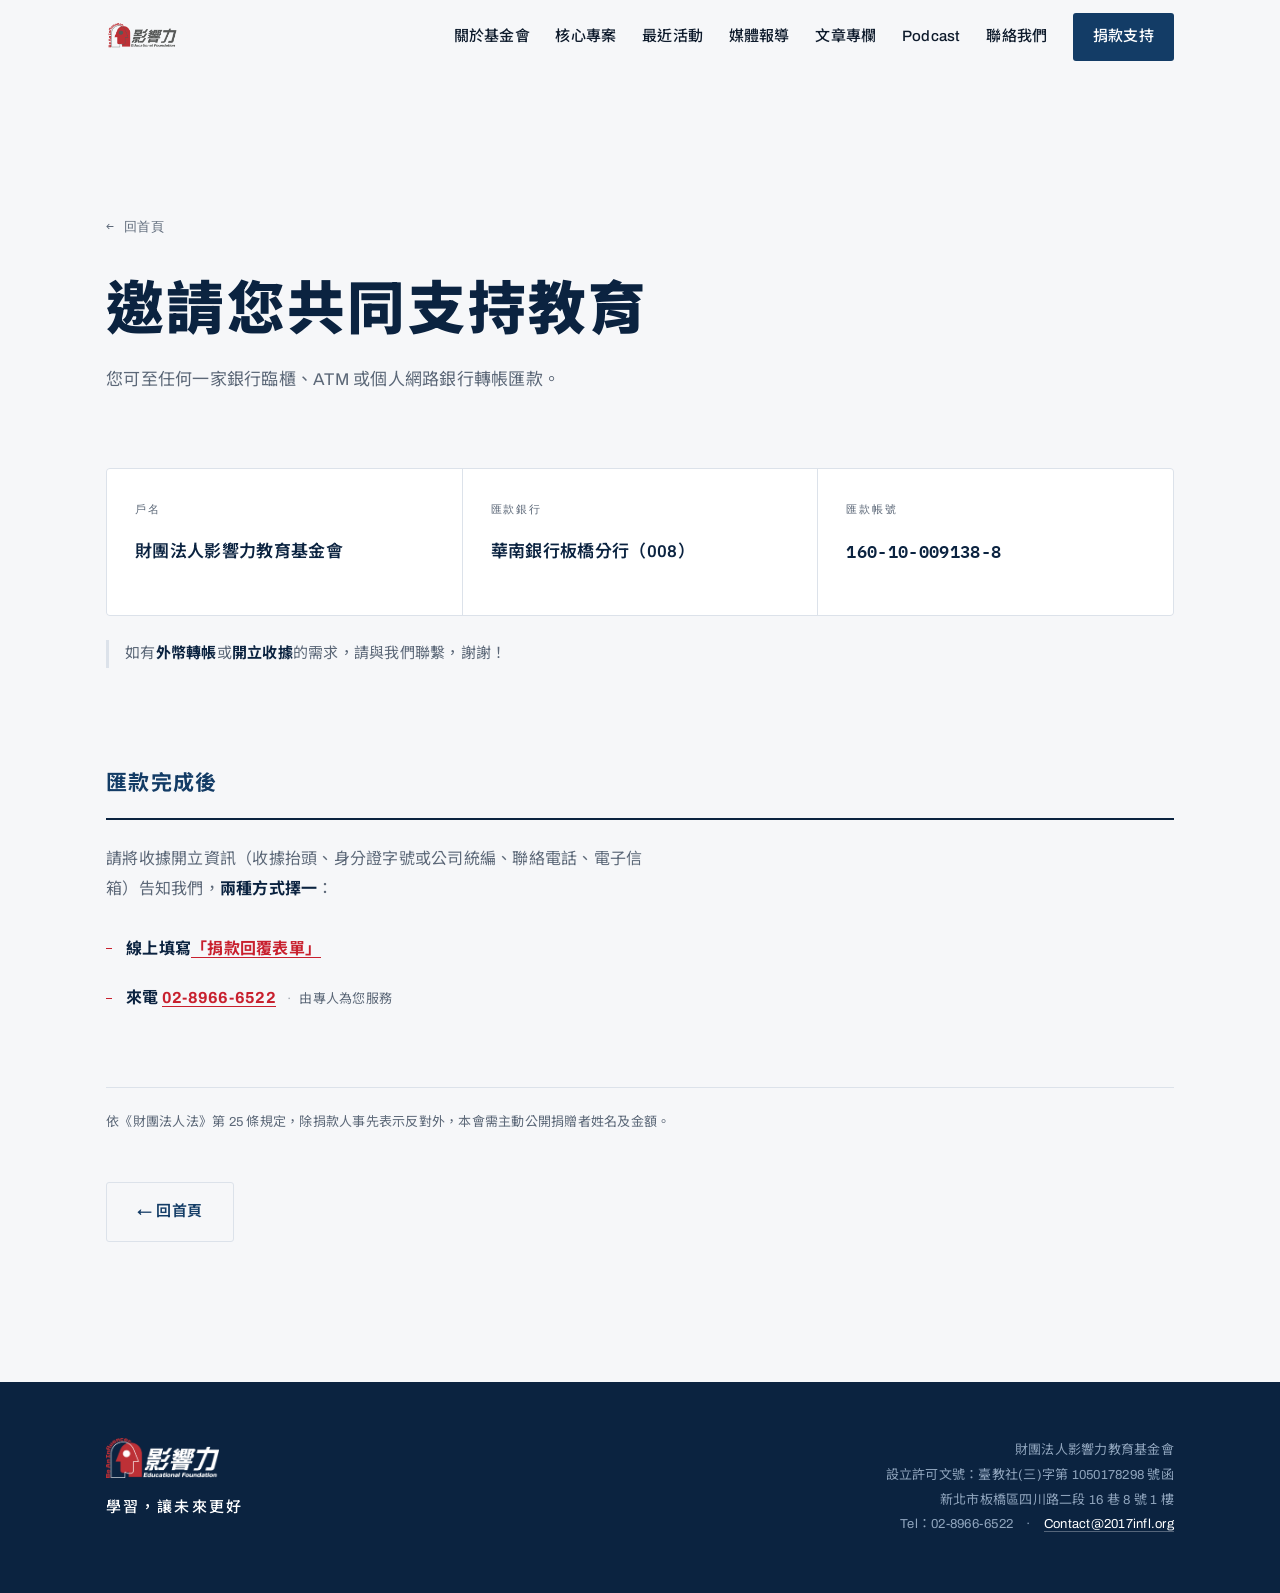
<file: donate.html>
<!DOCTYPE html>
<html lang="zh-Hant-TW">
<head>
<meta charset="utf-8">
<meta name="viewport" content="width=device-width, initial-scale=1">
<!-- ⚠️ 臨時網址不收錄；正式上線時必須移除這一行 -->
<meta name="robots" content="noindex">
<title>捐款支持｜影響力教育基金會 Be an Influencer</title>
<meta name="description" content="支持影響力教育基金會的職涯教育工作。捐款帳戶：華南銀行板橋分行（008），戶名財團法人影響力教育基金會。">
<link rel="icon" href="./images/logo.png">
<link rel="preconnect" href="https://fonts.googleapis.com">
<link rel="preconnect" href="https://fonts.gstatic.com" crossorigin>
<link href="https://fonts.googleapis.com/css2?family=Archivo:wght@400;500;600;700;800&family=IBM+Plex+Mono:wght@400;500;700&family=Noto+Sans+TC:wght@400;500;700;900&display=swap" rel="stylesheet">
<link rel="stylesheet" href="./style.css">
<script>
document.documentElement.classList.add('has-js');
</script>
</head>
<body>

<a class="skiplink" href="#main">跳到主要內容</a>

<header class="nav" id="nav">
  <div class="nav__inner">
    <a class="nav__brand" href="./index.html" aria-label="影響力教育基金會 首頁">
      <img src="./images/logo.png" alt="影響力教育基金會 Be an Influencer">
    </a>
    <nav class="nav__links" id="navLinks" aria-label="主要導覽">
      <a href="./index.html#about">關於基金會</a>
      <a href="./index.html#programs">核心專案</a>
      <a href="./index.html#events">最近活動</a>
      <a href="./index.html#press">媒體報導</a>
      <a href="./index.html#articles">文章專欄</a>
      <a href="./index.html#podcast">Podcast</a>
      <a href="./index.html#contact">聯絡我們</a>
      <a class="nav__cta" href="./donate.html">捐款支持</a>
    </nav>
    <button class="nav__toggle" id="navToggle" aria-expanded="false" aria-controls="navLinks">
      <span class="nav__toggle-bars" aria-hidden="true"></span>
      <span class="sr-only">開啟選單</span>
    </button>
  </div>
</header>

<main id="main">
<section class="section">
  <div class="wrap">
    <p class="crumb"><a href="./index.html">← 回首頁</a></p>

    <header class="shead reveal">
      <h2 class="shead__title">邀請您共同支持教育</h2>
      <p class="shead__lead">
        您可至任何一家銀行臨櫃、ATM 或個人網路銀行轉帳匯款。
      </p>
    </header>

    <div class="contact reveal">
      <div class="contact__block">
        <p class="contact__label">戶名</p>
        <p class="contact__value">財團法人影響力教育基金會</p>
      </div>
      <div class="contact__block">
        <p class="contact__label">匯款銀行</p>
        <p class="contact__value">華南銀行板橋分行（008）</p>
      </div>
      <div class="contact__block">
        <p class="contact__label">匯款帳號</p>
        <p class="contact__value contact__value--num">160-10-009138-8</p>
      </div>
    </div>

    <p class="donate__note reveal">
      如有<strong>外幣轉帳</strong>或<strong>開立收據</strong>的需求，請與我們聯繫，謝謝！
    </p>

    <div class="sub reveal">
      <h3 class="sub__title">匯款完成後</h3>
      <p class="donate__text">
        請將收據開立資訊（收據抬頭、身分證字號或公司統編、聯絡電話、電子信箱）告知我們，<strong>兩種方式擇一</strong>：
      </p>
      <ul class="donate__ways">
        <li>
          線上填寫<a href="https://docs.google.com/forms/d/e/1FAIpQLSfszLkyIE82fsOwJRXTWuujAlqq2ITjHQzPhjz_dr_UkRHPgA/viewform" target="_blank" rel="noopener noreferrer">「捐款回覆表單」</a>
        </li>
        <li>
          來電 <a href="tel:+886289666522">02-8966-6522</a>
          <span class="donate__way-note">由專人為您服務</span>
        </li>
      </ul>
    </div>

    <p class="donate__legal reveal">
      依《財團法人法》第 25 條規定，除捐款人事先表示反對外，本會需主動公開捐贈者姓名及金額。
    </p>

    <p class="press__more">
      <a class="btn btn--ghost" href="./index.html">← 回首頁</a>
    </p>
  </div>
</section>
</main>

<footer class="foot">
  <div class="wrap foot__inner">
    <div class="foot__brand">
      <img src="./images/logo-white.png" alt="影響力教育基金會" class="foot__logo">
      <p class="foot__tagline">學習，讓未來更好</p>
    </div>
    <div class="foot__meta">
      <p>財團法人影響力教育基金會</p>
      <p>設立許可文號：臺教社(三)字第 1050178298 號函</p>
      <p>新北市板橋區四川路二段 16 巷 8 號 1 樓</p>
      <p>Tel：<span class="nowrap">02-8966-6522</span>　·　<a href="mailto:Contact@2017infl.org">Contact@2017infl.org</a></p>
    </div>
  </div>
</footer>

<script src="./script.js"></script>
</body>
</html>
</file>
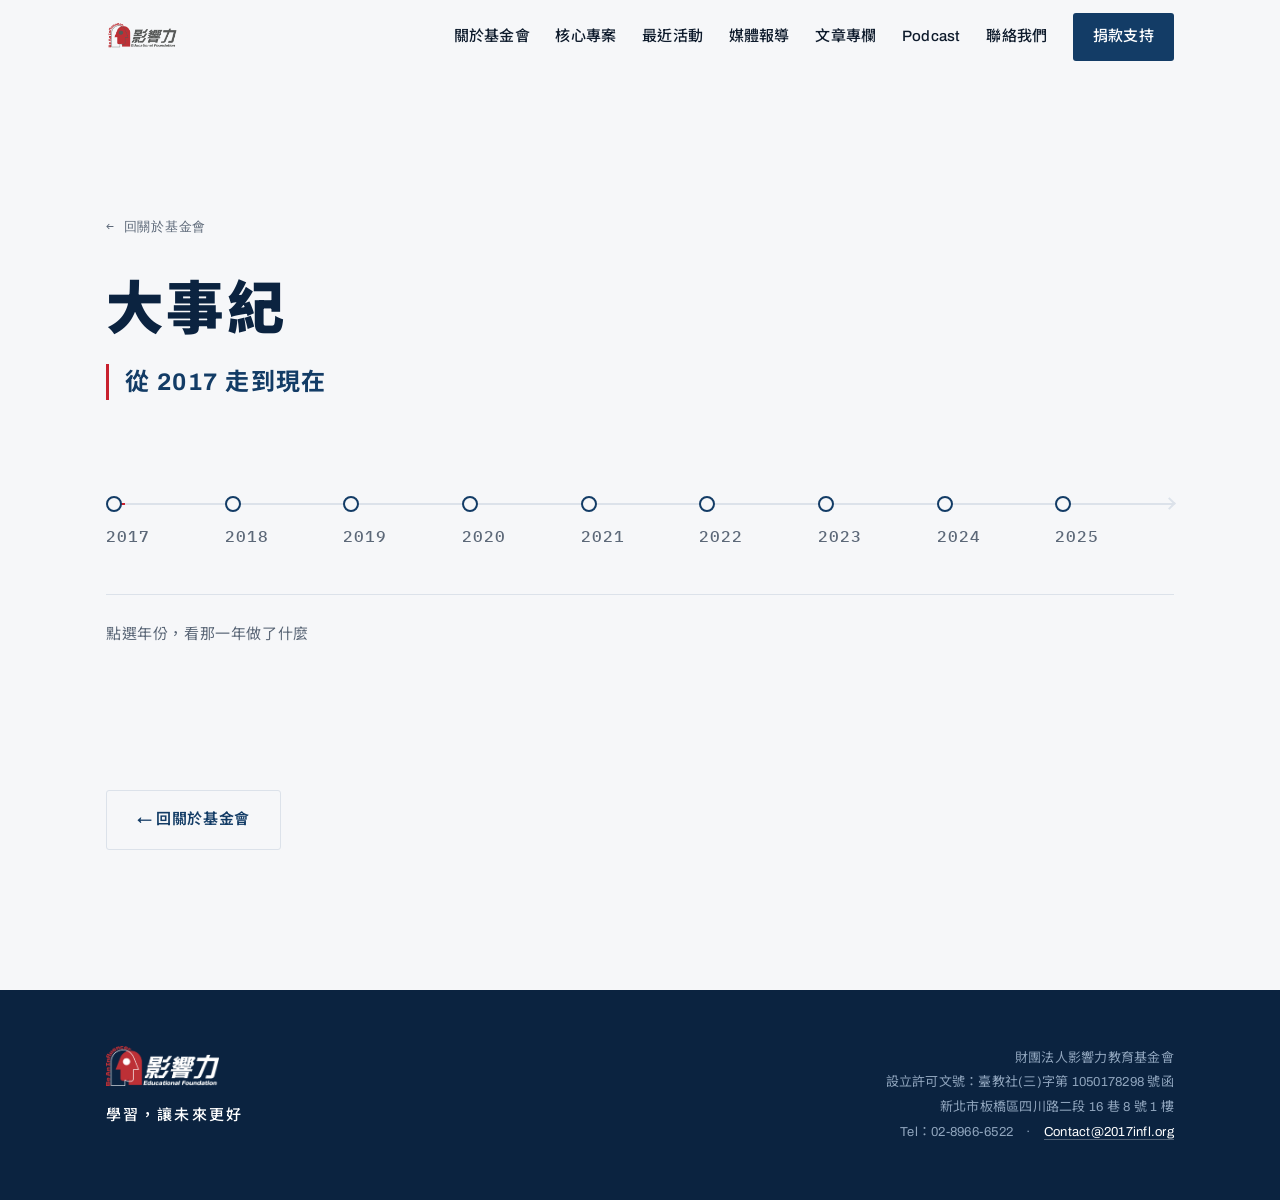
<file: milestones.html>
<!DOCTYPE html>
<html lang="zh-Hant-TW">
<head>
<meta charset="utf-8">
<meta name="viewport" content="width=device-width, initial-scale=1">
<!-- ⚠️ 臨時網址不收錄；正式上線時必須移除這一行 -->
<meta name="robots" content="noindex">
<title>大事紀｜影響力教育基金會 Be an Influencer</title>
<meta name="description" content="影響力教育基金會 2017 年成立至今的大事紀，涵蓋學涯領航員、職涯領航員、影響力講堂、高中校長研討會與北榮專案等歷年重要活動。">
<link rel="icon" href="./images/logo.png">
<link rel="preconnect" href="https://fonts.googleapis.com">
<link rel="preconnect" href="https://fonts.gstatic.com" crossorigin>
<link href="https://fonts.googleapis.com/css2?family=Archivo:wght@400;500;600;700;800&family=IBM+Plex+Mono:wght@400;500;700&family=Noto+Sans+TC:wght@400;500;700;900&display=swap" rel="stylesheet">
<link rel="stylesheet" href="./style.css">
<script>
document.documentElement.classList.add('has-js');
</script>
</head>
<body>

<a class="skiplink" href="#main">跳到主要內容</a>

<header class="nav" id="nav">
  <div class="nav__inner">
    <a class="nav__brand" href="./index.html" aria-label="影響力教育基金會 首頁">
      <img src="./images/logo.png" alt="影響力教育基金會 Be an Influencer">
    </a>
    <nav class="nav__links" id="navLinks" aria-label="主要導覽">
      <a href="./index.html#about">關於基金會</a>
      <a href="./index.html#programs">核心專案</a>
      <a href="./index.html#events">最近活動</a>
      <a href="./index.html#press">媒體報導</a>
      <a href="./index.html#articles">文章專欄</a>
      <a href="./index.html#podcast">Podcast</a>
      <a href="./index.html#contact">聯絡我們</a>
      <a class="nav__cta" href="./donate.html">捐款支持</a>
    </nav>
    <button class="nav__toggle" id="navToggle" aria-expanded="false" aria-controls="navLinks">
      <span class="nav__toggle-bars" aria-hidden="true"></span>
      <span class="sr-only">開啟選單</span>
    </button>
  </div>
</header>

<main id="main">
<section class="section">
  <div class="wrap">
    <p class="crumb"><a href="./index.html#about">← 回關於基金會</a></p>

    <header class="shead reveal">
      <h2 class="shead__title">大事紀</h2>
      <p class="shead__statement">從 2017 走到現在</p>
    </header>

    <div class="sub" id="milestones">
      
      <div class="tl reveal">
        <div class="tl__scroll">
          <ol class="tl__track" aria-label="基金會大事紀時間軸">
            <li class="tl__stop"><button type="button" class="tl__year" aria-controls="ms-2017" aria-expanded="false"><span class="tl__dot" aria-hidden="true"></span><span class="tl__num">2017</span></button></li>
            <li class="tl__stop"><button type="button" class="tl__year" aria-controls="ms-2018" aria-expanded="false"><span class="tl__dot" aria-hidden="true"></span><span class="tl__num">2018</span></button></li>
            <li class="tl__stop"><button type="button" class="tl__year" aria-controls="ms-2019" aria-expanded="false"><span class="tl__dot" aria-hidden="true"></span><span class="tl__num">2019</span></button></li>
            <li class="tl__stop"><button type="button" class="tl__year" aria-controls="ms-2020" aria-expanded="false"><span class="tl__dot" aria-hidden="true"></span><span class="tl__num">2020</span></button></li>
            <li class="tl__stop"><button type="button" class="tl__year" aria-controls="ms-2021" aria-expanded="false"><span class="tl__dot" aria-hidden="true"></span><span class="tl__num">2021</span></button></li>
            <li class="tl__stop"><button type="button" class="tl__year" aria-controls="ms-2022" aria-expanded="false"><span class="tl__dot" aria-hidden="true"></span><span class="tl__num">2022</span></button></li>
            <li class="tl__stop"><button type="button" class="tl__year" aria-controls="ms-2023" aria-expanded="false"><span class="tl__dot" aria-hidden="true"></span><span class="tl__num">2023</span></button></li>
            <li class="tl__stop"><button type="button" class="tl__year" aria-controls="ms-2024" aria-expanded="false"><span class="tl__dot" aria-hidden="true"></span><span class="tl__num">2024</span></button></li>
            <li class="tl__stop"><button type="button" class="tl__year" aria-controls="ms-2025" aria-expanded="false"><span class="tl__dot" aria-hidden="true"></span><span class="tl__num">2025</span></button></li>
          </ol>
        </div>

        <div class="tl__panels">
          <p class="tl__hint">點選年份，看那一年做了什麼</p>
          <div class="tl__panel" id="ms-2017"><p class="tl__y">2017</p><ul class="tl__list"><li>基金會成立</li><li>南向電商人才培訓計畫講座</li><li>暑期導語培訓營</li><li>大專院校海外志工服務</li><li>緬甸歸僑協會師資培訓計畫</li><li>體育選手贊助</li><li>全國大專院校獎助學金</li></ul></div>
          <div class="tl__panel" id="ms-2018"><p class="tl__y">2018</p><ul class="tl__list"><li>人才培育講座（文藻大學）</li><li>賽凡提斯西語競賽</li><li>台積電孝道講座</li><li>台灣中油系列講座及輔導活動</li><li>自製網路節目</li><li>送愛到偏鄉 × 梅北國小</li></ul></div>
          <div class="tl__panel" id="ms-2019"><p class="tl__y">2019</p><ul class="tl__list"><li>影響力講堂 11 場</li><li>美力覺醒論壇</li><li>台積電一萬一校</li><li>新北教師研習戲劇工作坊</li><li>高中校長公益講座</li><li>企業親子教育獎學金</li></ul></div>
          <div class="tl__panel" id="ms-2020"><p class="tl__y">2020</p><ul class="tl__list"><li>學涯領航員 16 支影片</li><li>愛心口罩套捐贈</li><li>芯福里教材拍攝剪輯</li><li>職涯領航員系列</li><li>台積電偏鄉親子教育工作坊</li><li>學涯領航員微課程</li></ul></div>
          <div class="tl__panel" id="ms-2021"><p class="tl__y">2021</p><ul class="tl__list"><li>學涯領航員冬令營與夏令營</li><li>防疫物資與衣服捐贈</li><li>「衣」同公益義賣</li><li>影響力工作坊－邏輯思考</li><li>職業體驗工作坊</li></ul></div>
          <div class="tl__panel" id="ms-2022"><p class="tl__y">2022</p><ul class="tl__list"><li>職涯領航員 Career For Taiwan 啟動</li><li>職場面面觀 14 支影片</li><li>台積電、微軟 MOS 教師認證</li><li>影響力工作坊－個人品牌</li></ul></div>
          <div class="tl__panel" id="ms-2023"><p class="tl__y">2023</p><ul class="tl__list"><li>職場面面觀 36 支影片</li><li>影響力工作坊－投資理財 I／II</li><li>職行長會客室</li><li>人才培育講座 4 場</li></ul></div>
          <div class="tl__panel" id="ms-2024"><p class="tl__y">2024</p><ul class="tl__list"><li>新北國高中校長會議</li><li>影響力會客室</li><li>執行長公益活動</li><li>職涯領航員－求職特攻班</li><li>高中校長研討會（新北）</li></ul></div>
          <div class="tl__panel" id="ms-2025"><p class="tl__y">2025</p><ul class="tl__list"><li>影響力講堂 10 場</li><li>影響力課程</li><li>北榮專案</li><li>執行長公益活動</li><li>學涯領航員夏令營（新北、高雄）</li><li>高中校長研討會（新北、基隆、桃園）</li></ul></div>
        </div>
      </div>
    </div>


    <p class="press__more">
      <a class="btn btn--ghost" href="./index.html#about">← 回關於基金會</a>
    </p>
  </div>
</section>
</main>

<footer class="foot">
  <div class="wrap foot__inner">
    <div class="foot__brand">
      <img src="./images/logo-white.png" alt="影響力教育基金會" class="foot__logo">
      <p class="foot__tagline">學習，讓未來更好</p>
    </div>
    <div class="foot__meta">
      <p>財團法人影響力教育基金會</p>
      <p>設立許可文號：臺教社(三)字第 1050178298 號函</p>
      <p>新北市板橋區四川路二段 16 巷 8 號 1 樓</p>
      <p>Tel：<span class="nowrap">02-8966-6522</span>　·　<a href="mailto:Contact@2017infl.org">Contact@2017infl.org</a></p>
    </div>
  </div>
</footer>

<script src="./script.js"></script>
</body>
</html>
</file>
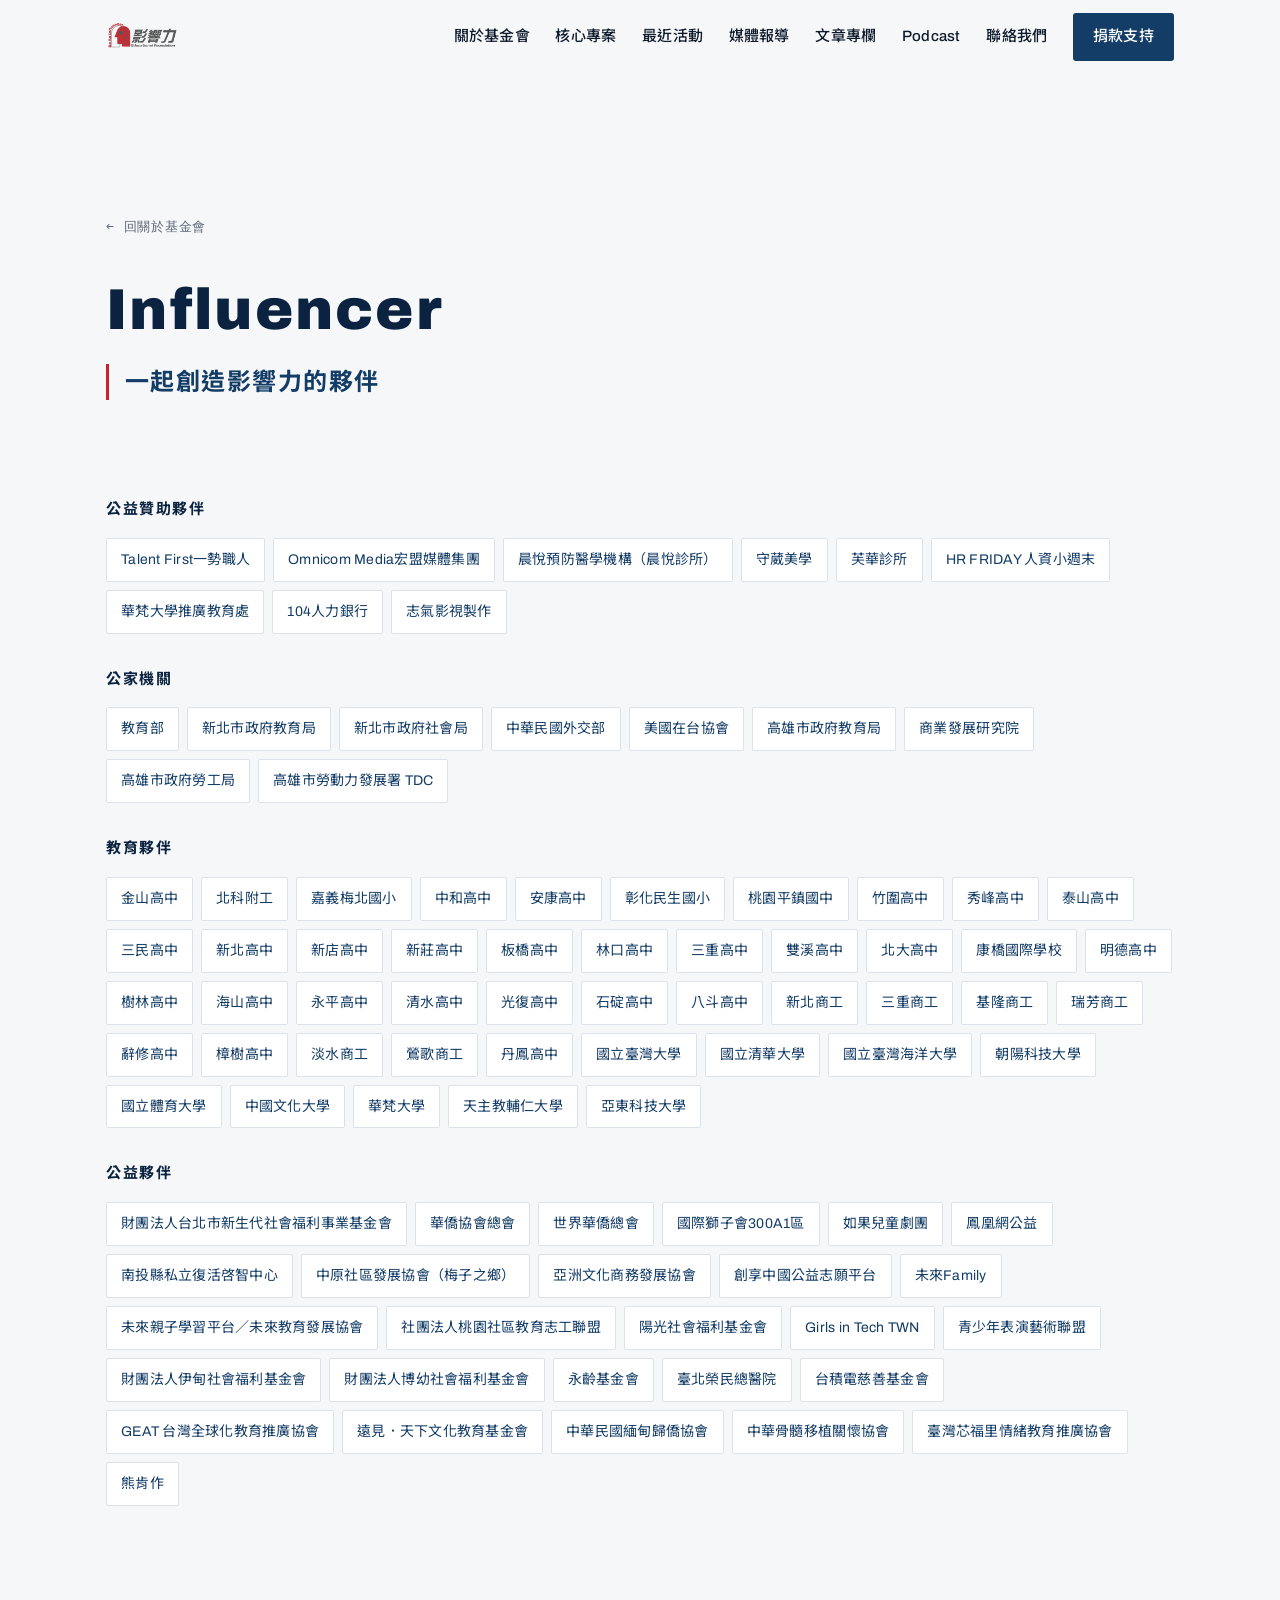
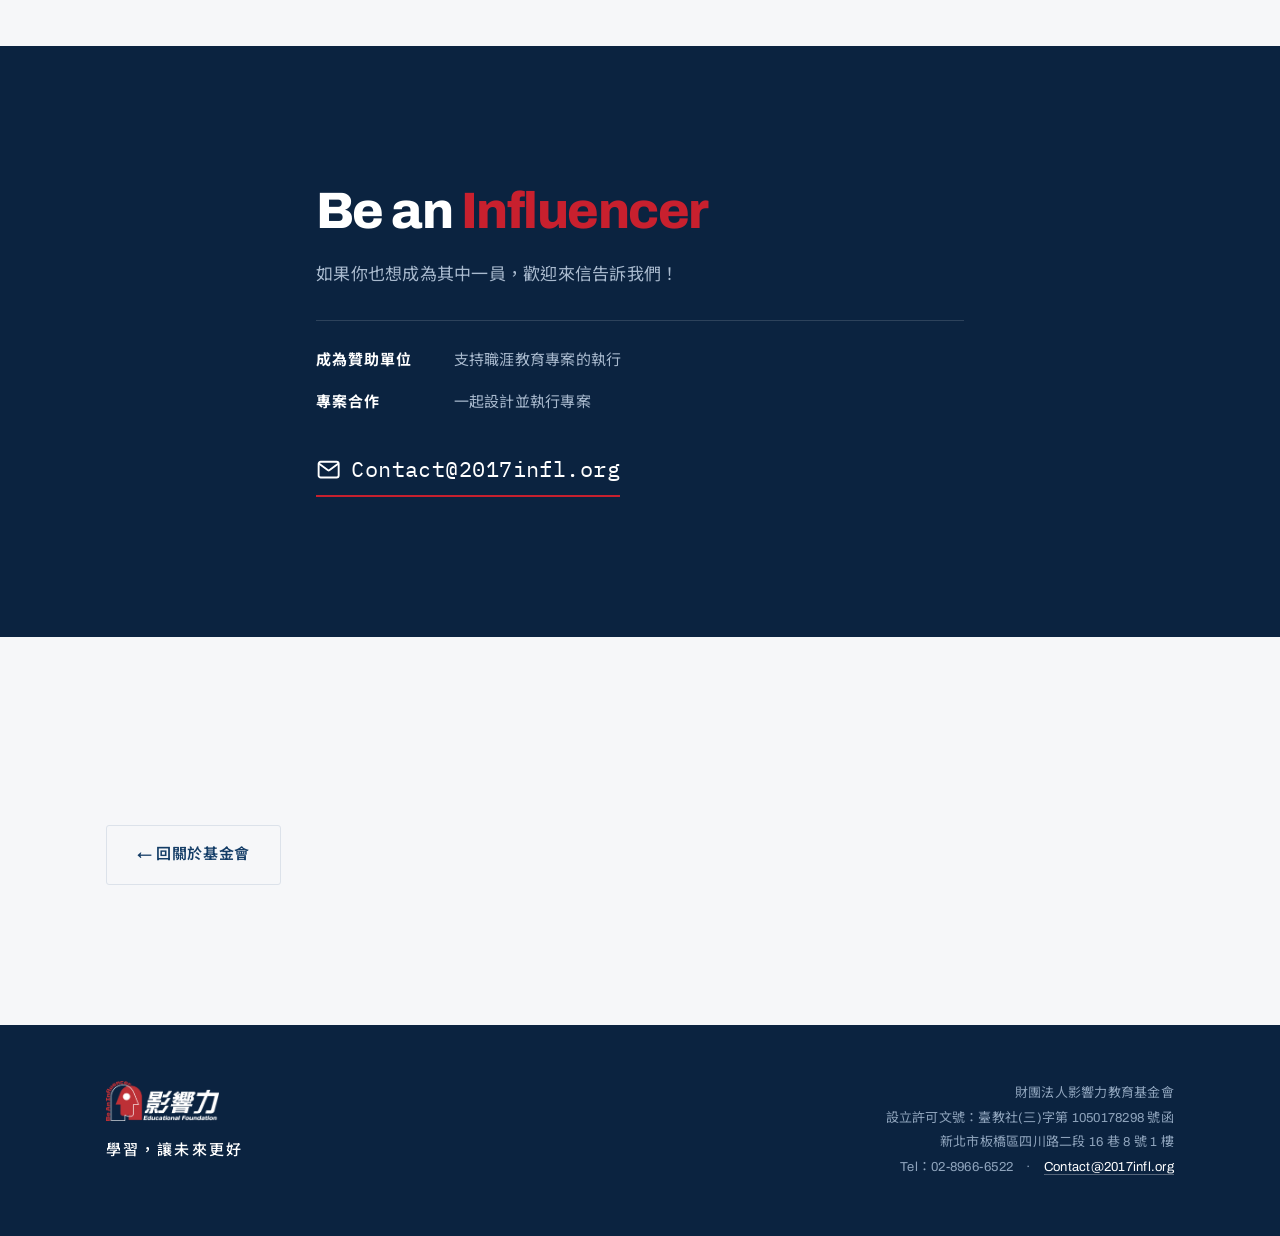
<file: partners.html>
<!DOCTYPE html>
<html lang="zh-Hant-TW">
<head>
<meta charset="utf-8">
<meta name="viewport" content="width=device-width, initial-scale=1">
<!-- ⚠️ 臨時網址不收錄；正式上線時必須移除這一行 -->
<meta name="robots" content="noindex">
<title>參與單位｜影響力教育基金會 Be an Influencer</title>
<meta name="description" content="與影響力教育基金會合作過的 91 個單位完整名單，涵蓋公益贊助夥伴、公家機關、46 所教育夥伴學校與公益夥伴。">
<link rel="icon" href="./images/logo.png">
<link rel="preconnect" href="https://fonts.googleapis.com">
<link rel="preconnect" href="https://fonts.gstatic.com" crossorigin>
<link href="https://fonts.googleapis.com/css2?family=Archivo:wght@400;500;600;700;800&family=IBM+Plex+Mono:wght@400;500;700&family=Noto+Sans+TC:wght@400;500;700;900&display=swap" rel="stylesheet">
<link rel="stylesheet" href="./style.css">
<script>
document.documentElement.classList.add('has-js');
</script>
</head>
<body>

<a class="skiplink" href="#main">跳到主要內容</a>

<header class="nav" id="nav">
  <div class="nav__inner">
    <a class="nav__brand" href="./index.html" aria-label="影響力教育基金會 首頁">
      <img src="./images/logo.png" alt="影響力教育基金會 Be an Influencer">
    </a>
    <nav class="nav__links" id="navLinks" aria-label="主要導覽">
      <a href="./index.html#about">關於基金會</a>
      <a href="./index.html#programs">核心專案</a>
      <a href="./index.html#events">最近活動</a>
      <a href="./index.html#press">媒體報導</a>
      <a href="./index.html#articles">文章專欄</a>
      <a href="./index.html#podcast">Podcast</a>
      <a href="./index.html#contact">聯絡我們</a>
      <a class="nav__cta" href="./donate.html">捐款支持</a>
    </nav>
    <button class="nav__toggle" id="navToggle" aria-expanded="false" aria-controls="navLinks">
      <span class="nav__toggle-bars" aria-hidden="true"></span>
      <span class="sr-only">開啟選單</span>
    </button>
  </div>
</header>

<main id="main">
<section class="section">
  <div class="wrap">
    <p class="crumb"><a href="./index.html#about">← 回關於基金會</a></p>

    <header class="shead reveal">
      <h2 class="shead__title">Influencer</h2>
      <p class="shead__statement">一起創造影響力的夥伴</p>
    </header>

    <div class="sub" id="partners">
      
      <div class="partners">
        <div class="partners__group reveal">
          <h4 class="partners__label">公益贊助夥伴</h4>
          <ul class="chips chips--lg">
            <li>Talent First一勢職人</li><li>Omnicom Media宏盟媒體集團</li><li>晨悅預防醫學機構（晨悅診所）</li><li>守葳美學</li><li>芙華診所</li><li>HR FRIDAY 人資小週末</li><li>華梵大學推廣教育處</li><li>104人力銀行</li><li>志氣影視製作</li>
          </ul>
        </div>
        <div class="partners__group reveal">
          <h4 class="partners__label">公家機關</h4>
          <ul class="chips chips--lg">
            <li>教育部</li><li>新北市政府教育局</li><li>新北市政府社會局</li><li>中華民國外交部</li><li>美國在台協會</li><li>高雄市政府教育局</li><li>商業發展研究院</li><li>高雄市政府勞工局</li><li>高雄市勞動力發展署 TDC</li>
          </ul>
        </div>
        <div class="partners__group reveal">
          <h4 class="partners__label">教育夥伴</h4>
          <ul class="chips chips--lg">
            <li>金山高中</li><li>北科附工</li><li>嘉義梅北國小</li><li>中和高中</li><li>安康高中</li><li>彰化民生國小</li><li>桃園平鎮國中</li><li>竹圍高中</li><li>秀峰高中</li><li>泰山高中</li><li>三民高中</li><li>新北高中</li><li>新店高中</li><li>新莊高中</li><li>板橋高中</li><li>林口高中</li><li>三重高中</li><li>雙溪高中</li><li>北大高中</li><li>康橋國際學校</li><li>明德高中</li><li>樹林高中</li><li>海山高中</li><li>永平高中</li><li>清水高中</li><li>光復高中</li><li>石碇高中</li><li>八斗高中</li><li>新北商工</li><li>三重商工</li><li>基隆商工</li><li>瑞芳商工</li><li>辭修高中</li><li>樟樹高中</li><li>淡水商工</li><li>鶯歌商工</li><li>丹鳳高中</li><li>國立臺灣大學</li><li>國立清華大學</li><li>國立臺灣海洋大學</li><li>朝陽科技大學</li><li>國立體育大學</li><li>中國文化大學</li><li>華梵大學</li><li>天主教輔仁大學</li><li>亞東科技大學</li>
          </ul>
        </div>
        <div class="partners__group reveal">
          <h4 class="partners__label">公益夥伴</h4>
          <ul class="chips chips--lg">
            <li>財團法人台北市新生代社會福利事業基金會</li><li>華僑協會總會</li><li>世界華僑總會</li><li>國際獅子會300A1區</li><li>如果兒童劇團</li><li>鳳凰網公益</li><li>南投縣私立復活啓智中心</li><li>中原社區發展協會（梅子之鄉）</li><li>亞洲文化商務發展協會</li><li>創享中國公益志願平台</li><li>未來Family</li><li>未來親子學習平台／未來教育發展協會</li><li>社團法人桃園社區教育志工聯盟</li><li>陽光社會福利基金會</li><li>Girls in Tech TWN</li><li>青少年表演藝術聯盟</li><li>財團法人伊甸社會福利基金會</li><li>財團法人博幼社會福利基金會</li><li>永齡基金會</li><li>臺北榮民總醫院</li><li>台積電慈善基金會</li><li>GEAT 台灣全球化教育推廣協會</li><li>遠見．天下文化教育基金會</li><li>中華民國緬甸歸僑協會</li><li>中華骨髓移植關懷協會</li><li>臺灣芯福里情緒教育推廣協會</li><li>熊肯作</li>
          </ul>
        </div>
      </div>
    </div>
  </div>
</section>

<!-- 合作邀請：放在返回按鈕之前，避免與同為 --navy-deep 的頁尾連成一大塊 -->
<section class="section section--dark" id="join">
  <div class="wrap join">
    <h2 class="join__title">Be an <em>Influencer</em></h2>
    <p class="join__lead">
      如果你也想成為其中一員，歡迎來信告訴我們！
    </p>
    <ul class="join__ways">
      <li><b>成為贊助單位</b>支持職涯教育專案的執行</li>
      <li><b>專案合作</b>一起設計並執行專案</li>
    </ul>
    <p class="join__mail"><a href="mailto:Contact@2017infl.org"><svg class="join__mail-icon" viewBox="0 0 24 24" fill="none" stroke="currentColor" stroke-width="1.8" stroke-linecap="round" stroke-linejoin="round" aria-hidden="true" focusable="false"><rect x="2.5" y="4.5" width="19" height="15" rx="2"/><path d="m3 6.5 8.4 6.1a1 1 0 0 0 1.2 0L21 6.5"/></svg><span>Contact@2017infl.org</span></a></p>
  </div>
</section>

<section class="section">
  <div class="wrap">
    <p class="press__more">
      <a class="btn btn--ghost" href="./index.html#about">← 回關於基金會</a>
    </p>
  </div>
</section>
</main>

<footer class="foot">
  <div class="wrap foot__inner">
    <div class="foot__brand">
      <img src="./images/logo-white.png" alt="影響力教育基金會" class="foot__logo">
      <p class="foot__tagline">學習，讓未來更好</p>
    </div>
    <div class="foot__meta">
      <p>財團法人影響力教育基金會</p>
      <p>設立許可文號：臺教社(三)字第 1050178298 號函</p>
      <p>新北市板橋區四川路二段 16 巷 8 號 1 樓</p>
      <p>Tel：<span class="nowrap">02-8966-6522</span>　·　<a href="mailto:Contact@2017infl.org">Contact@2017infl.org</a></p>
    </div>
  </div>
</footer>

<script src="./script.js"></script>
</body>
</html>
</file>
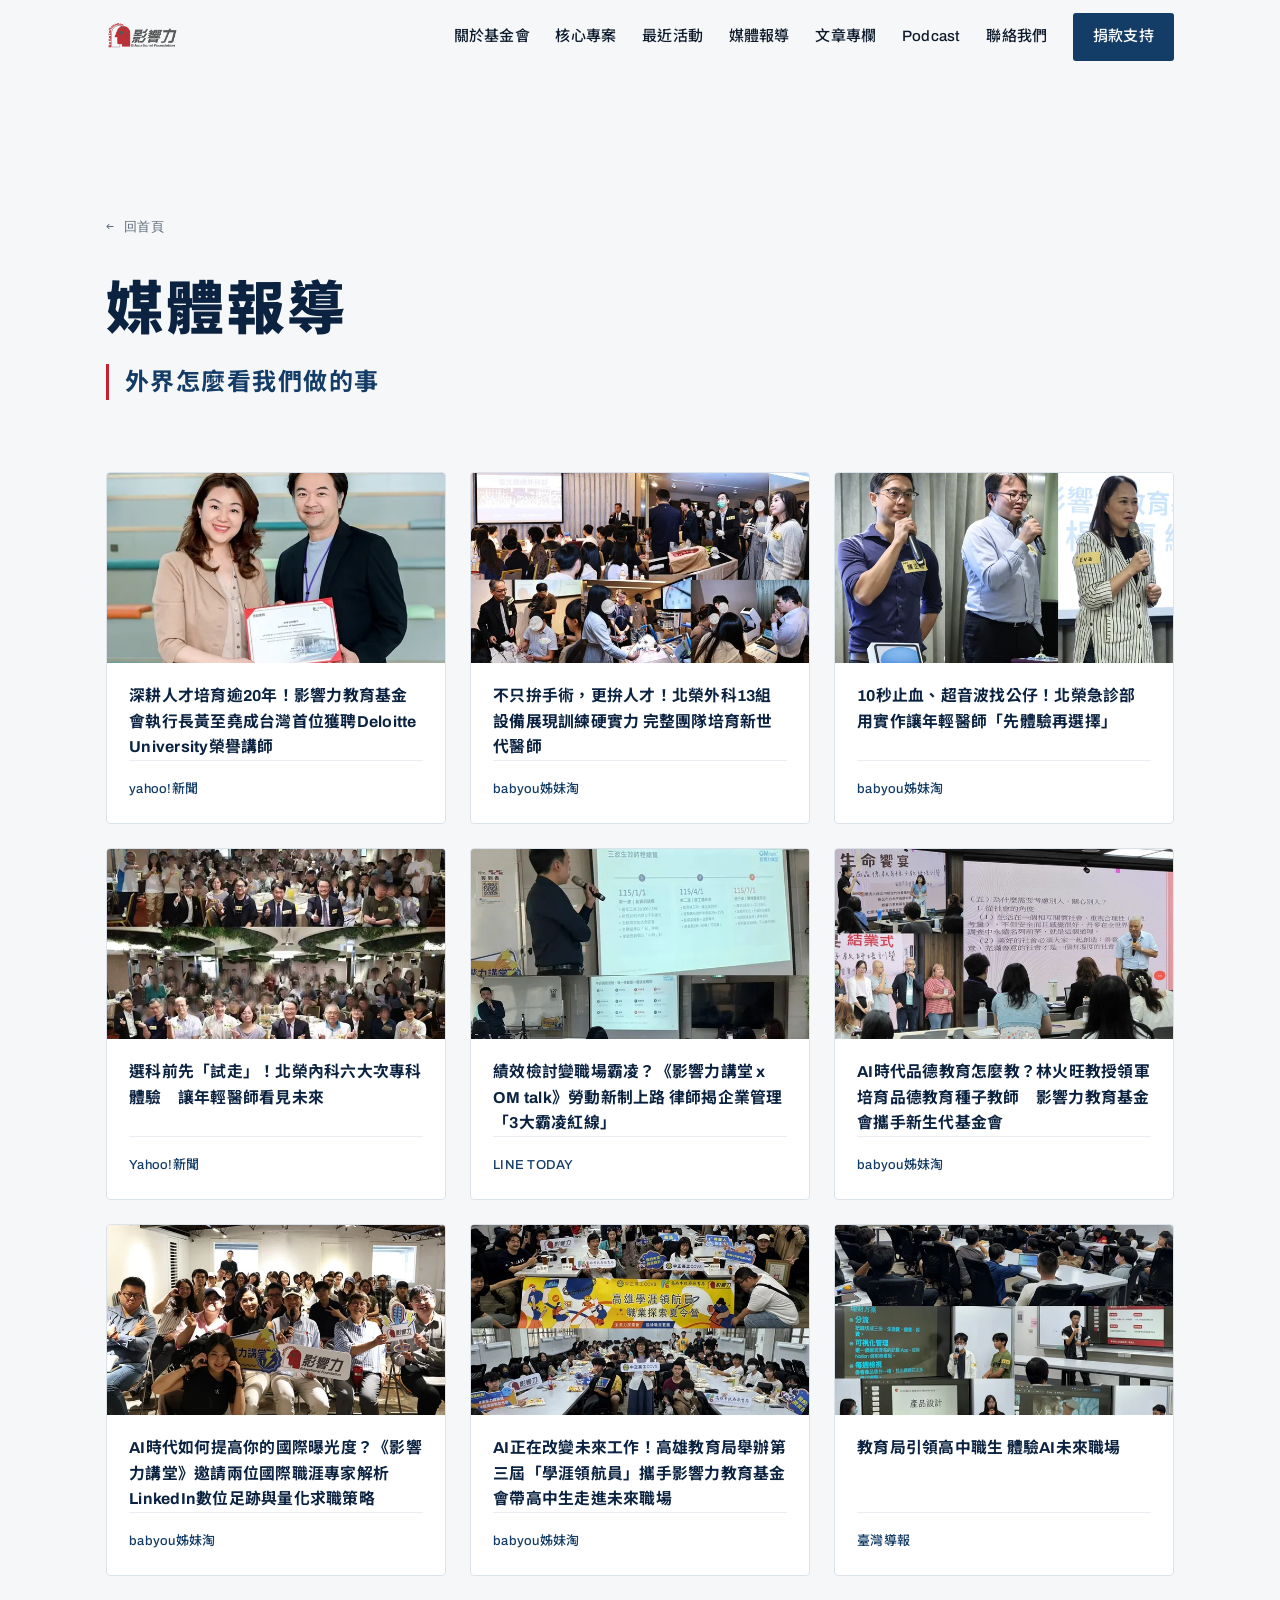
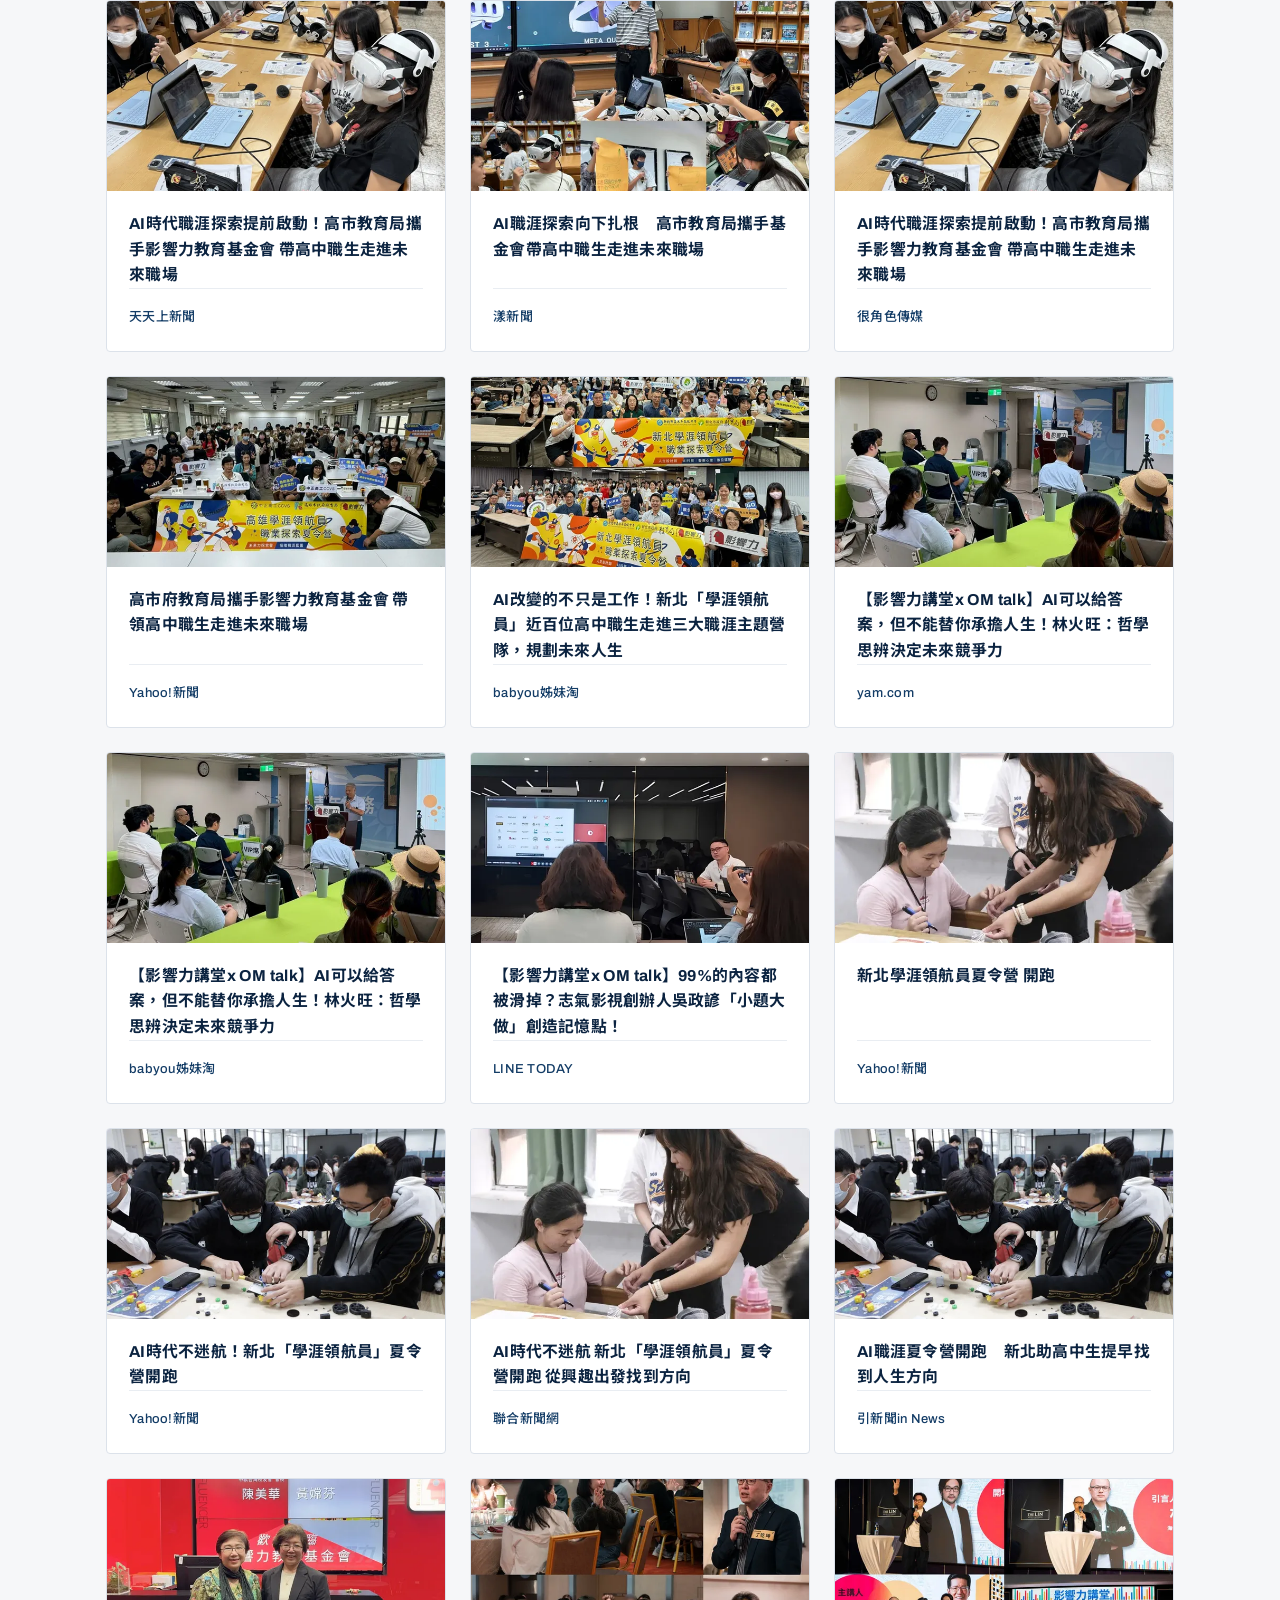
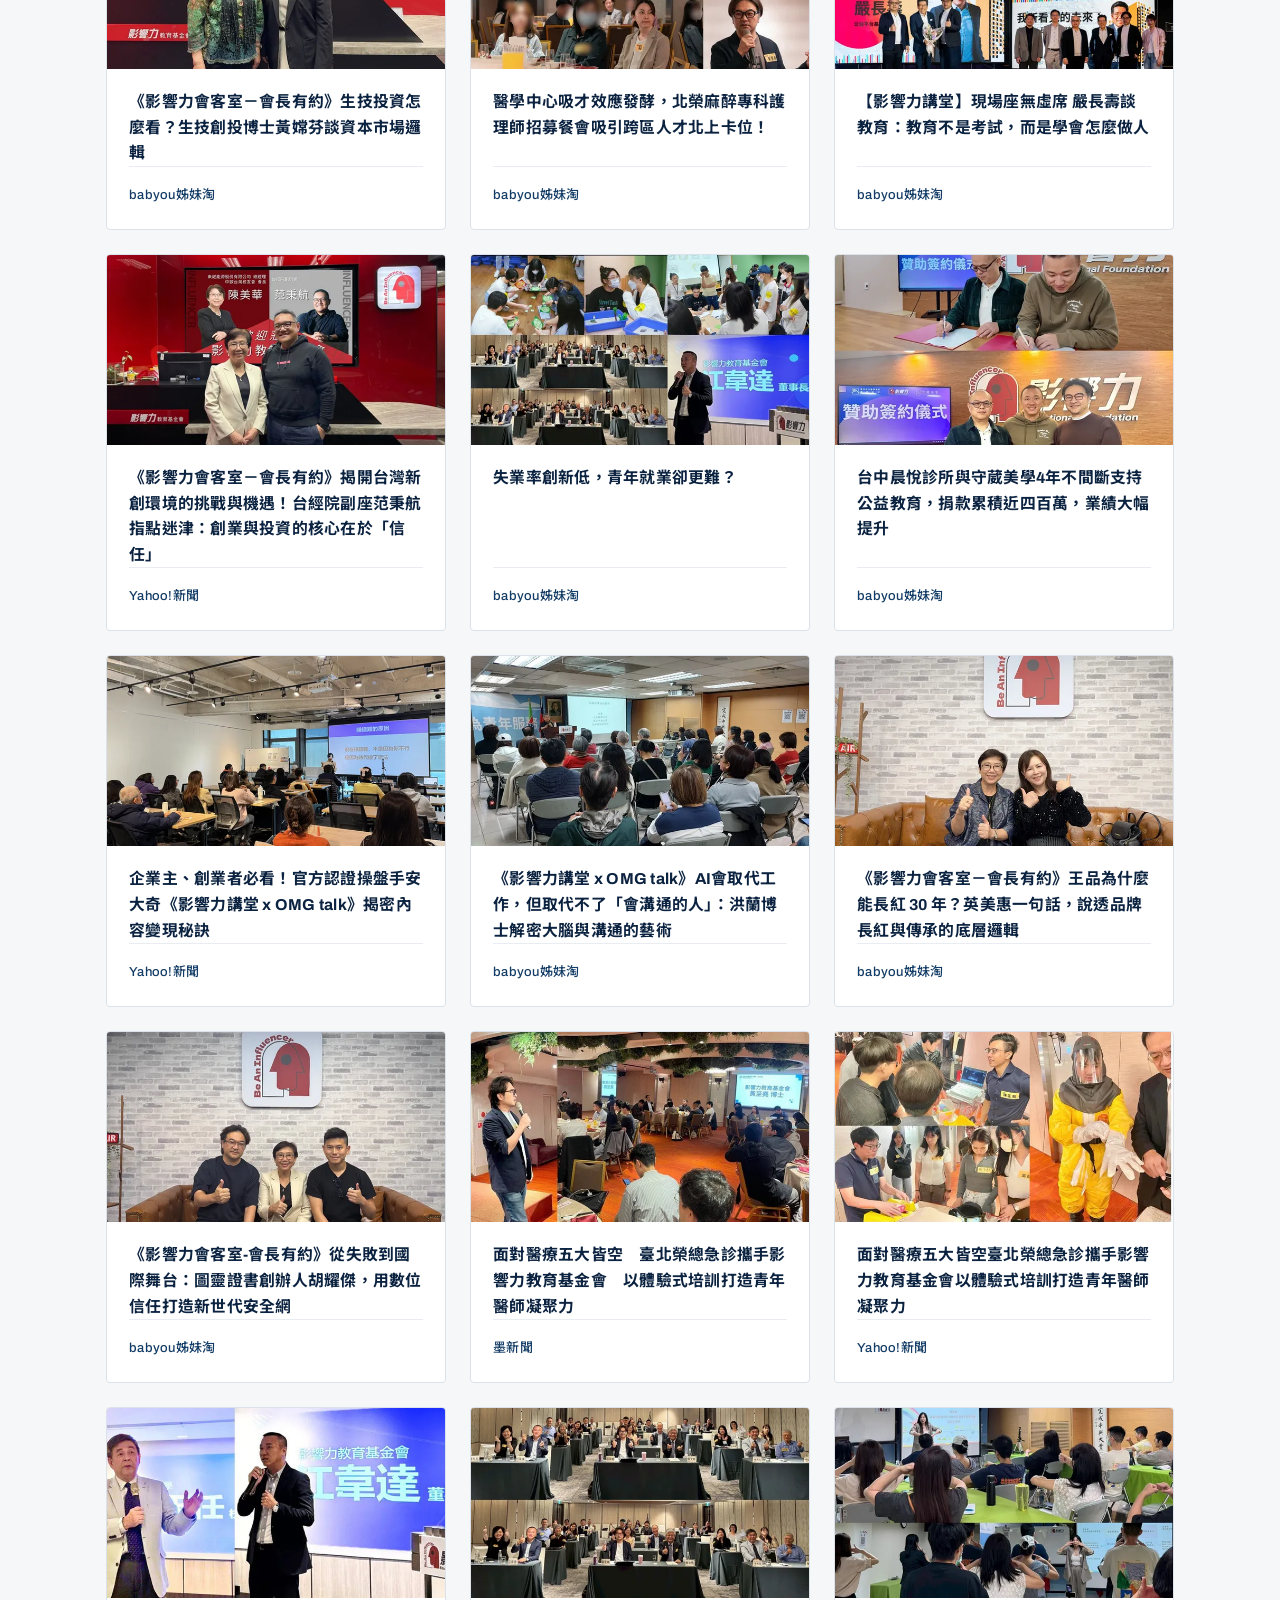
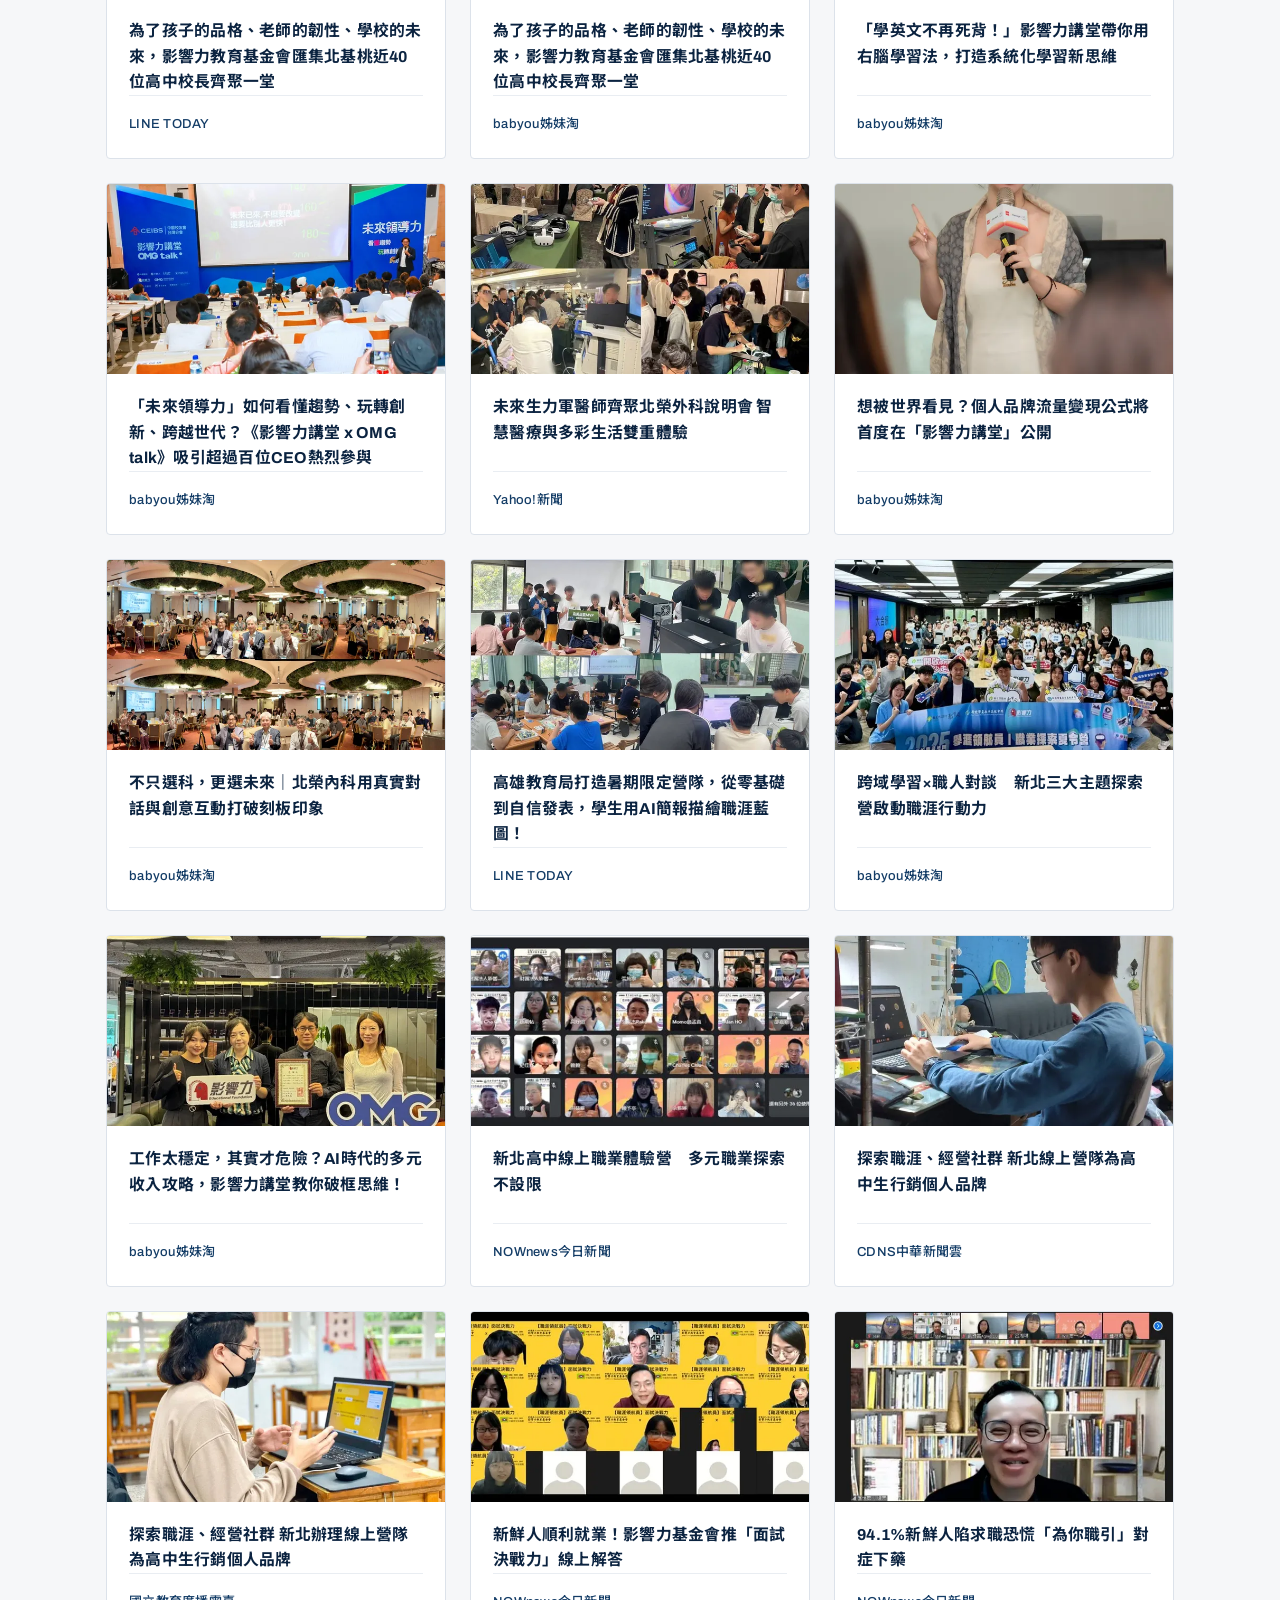
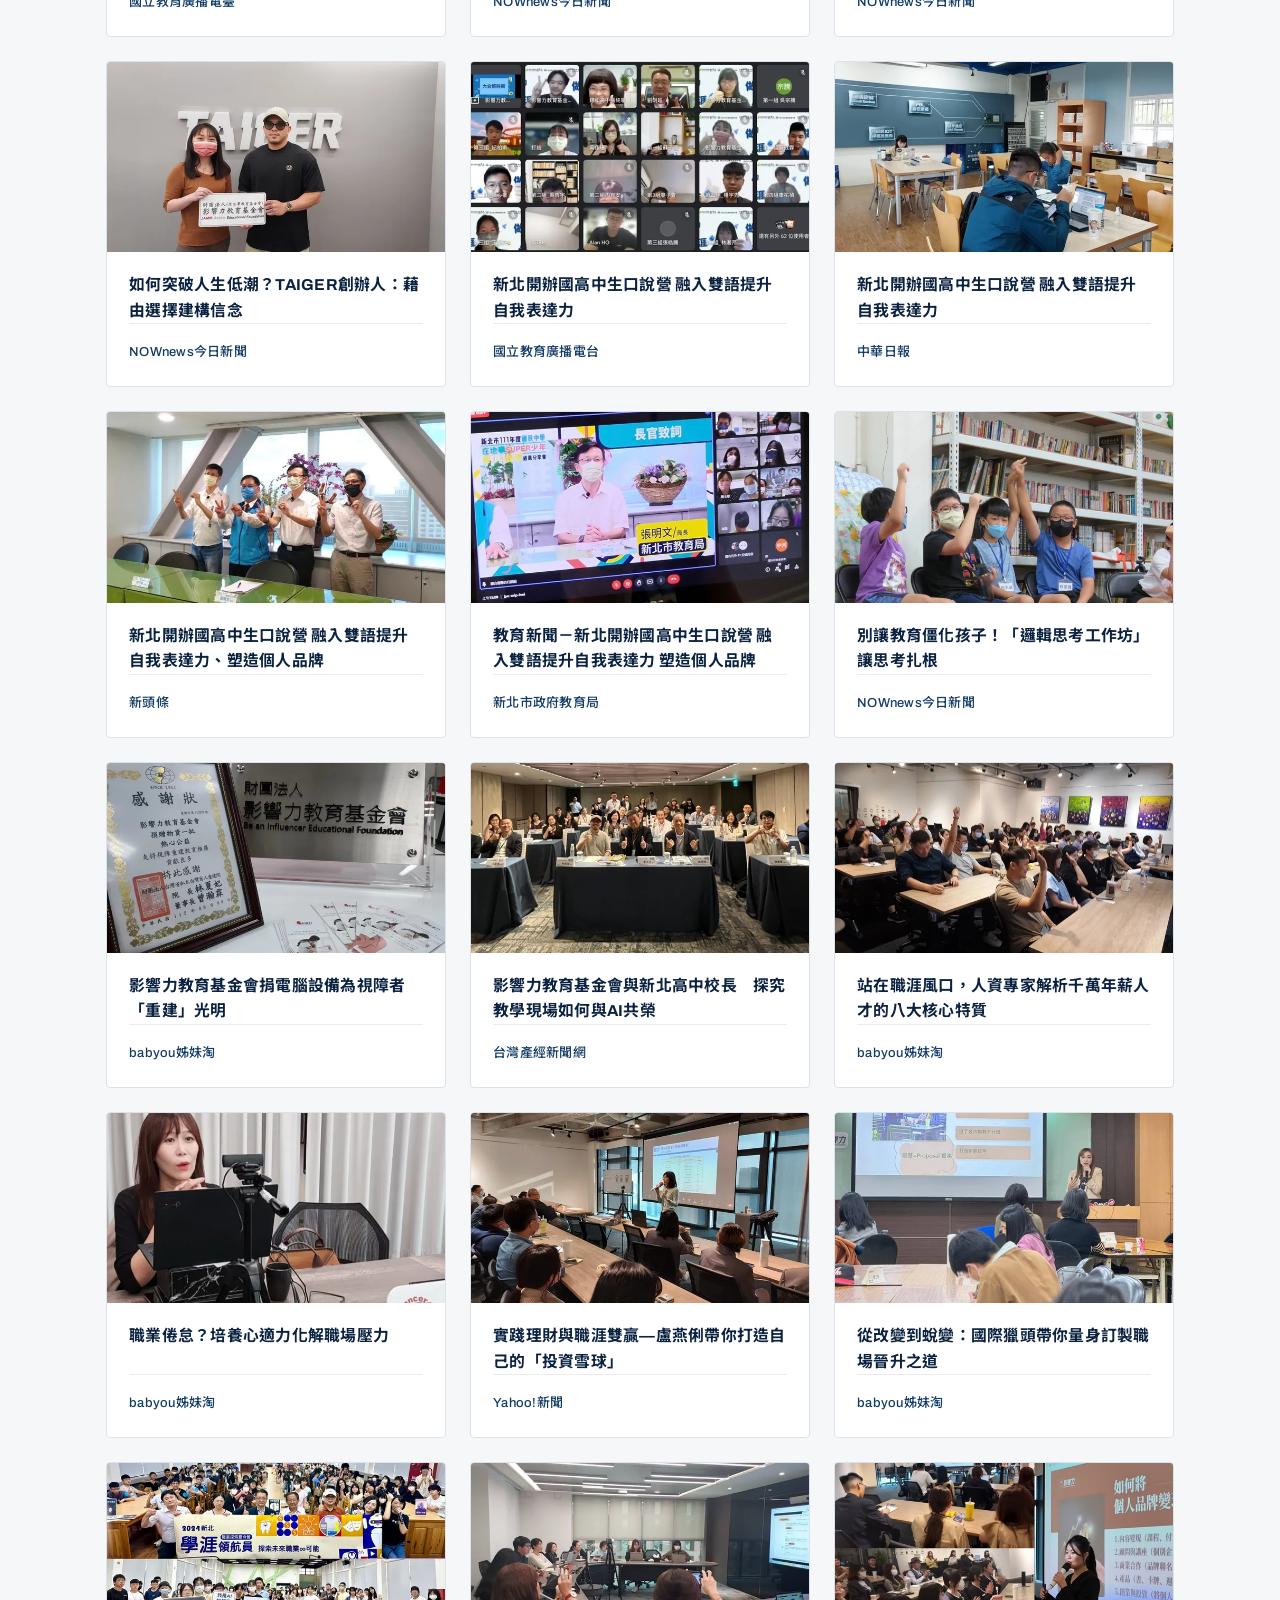
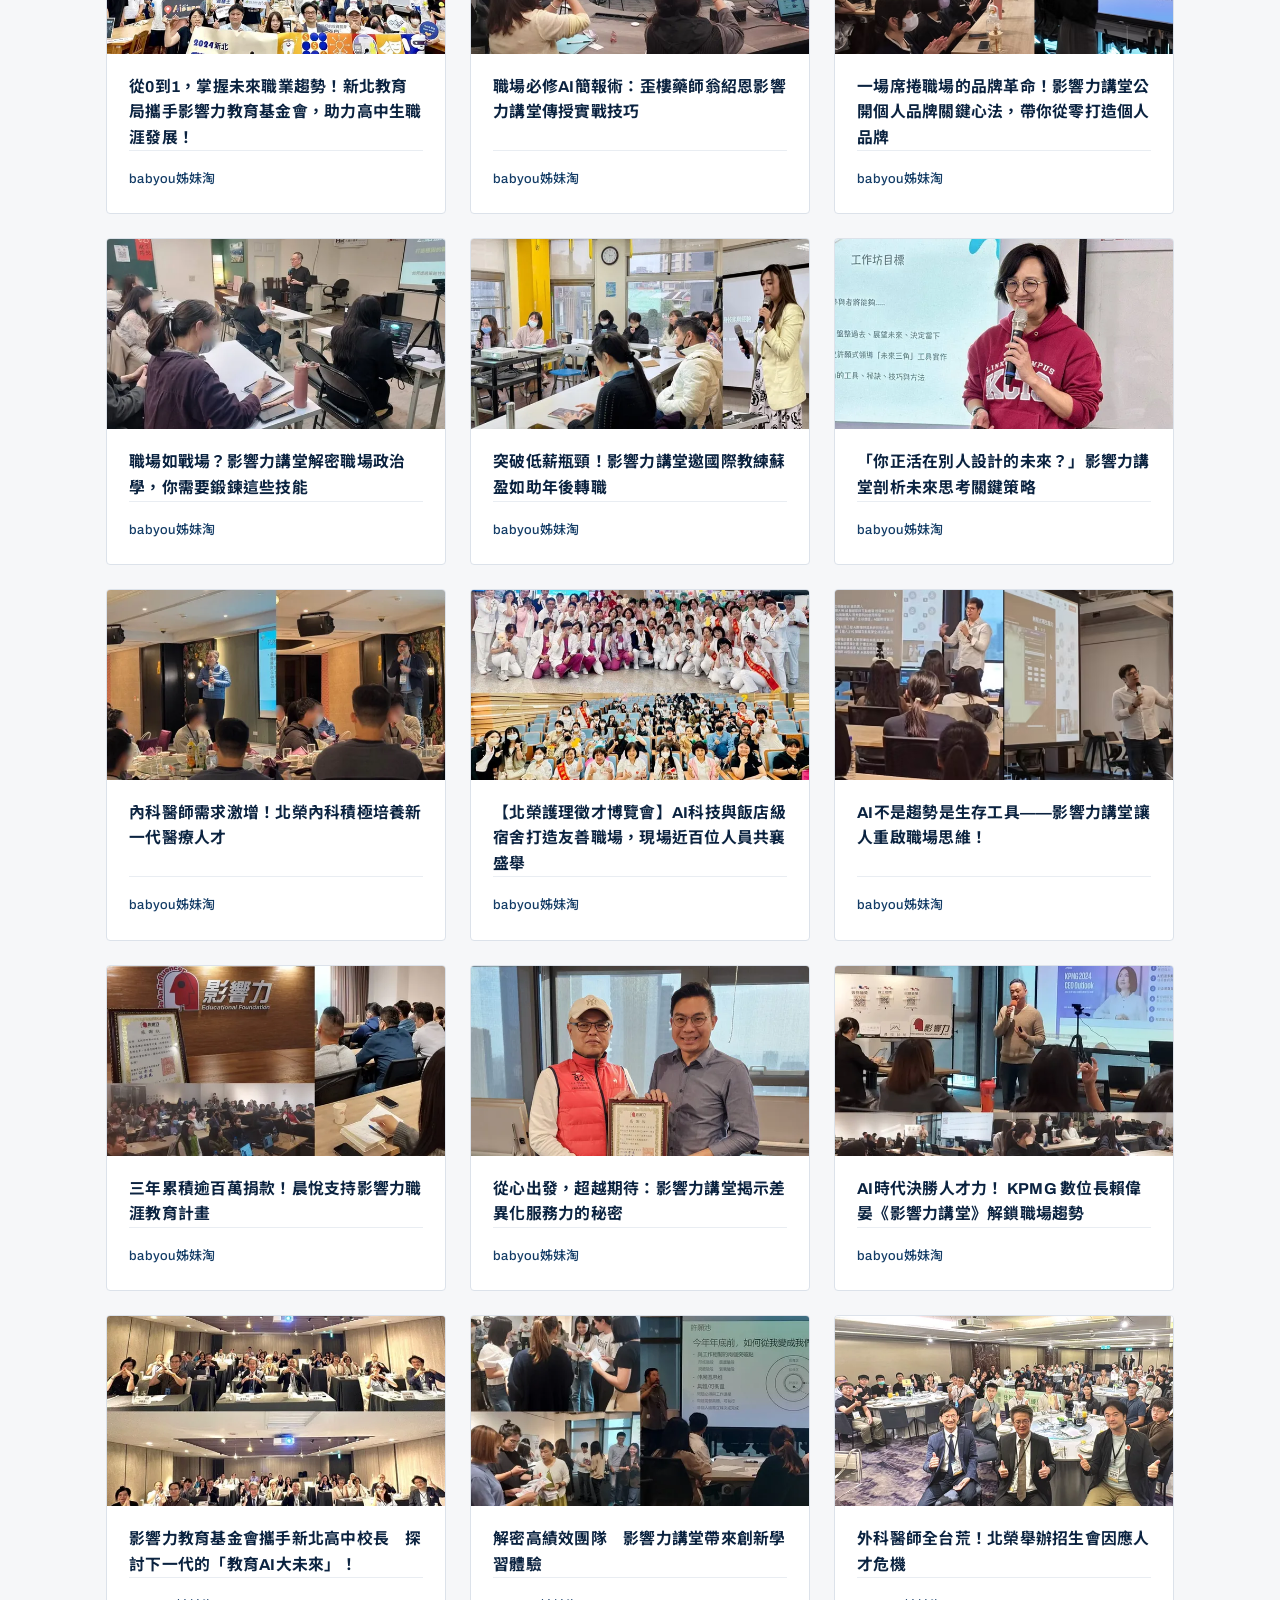
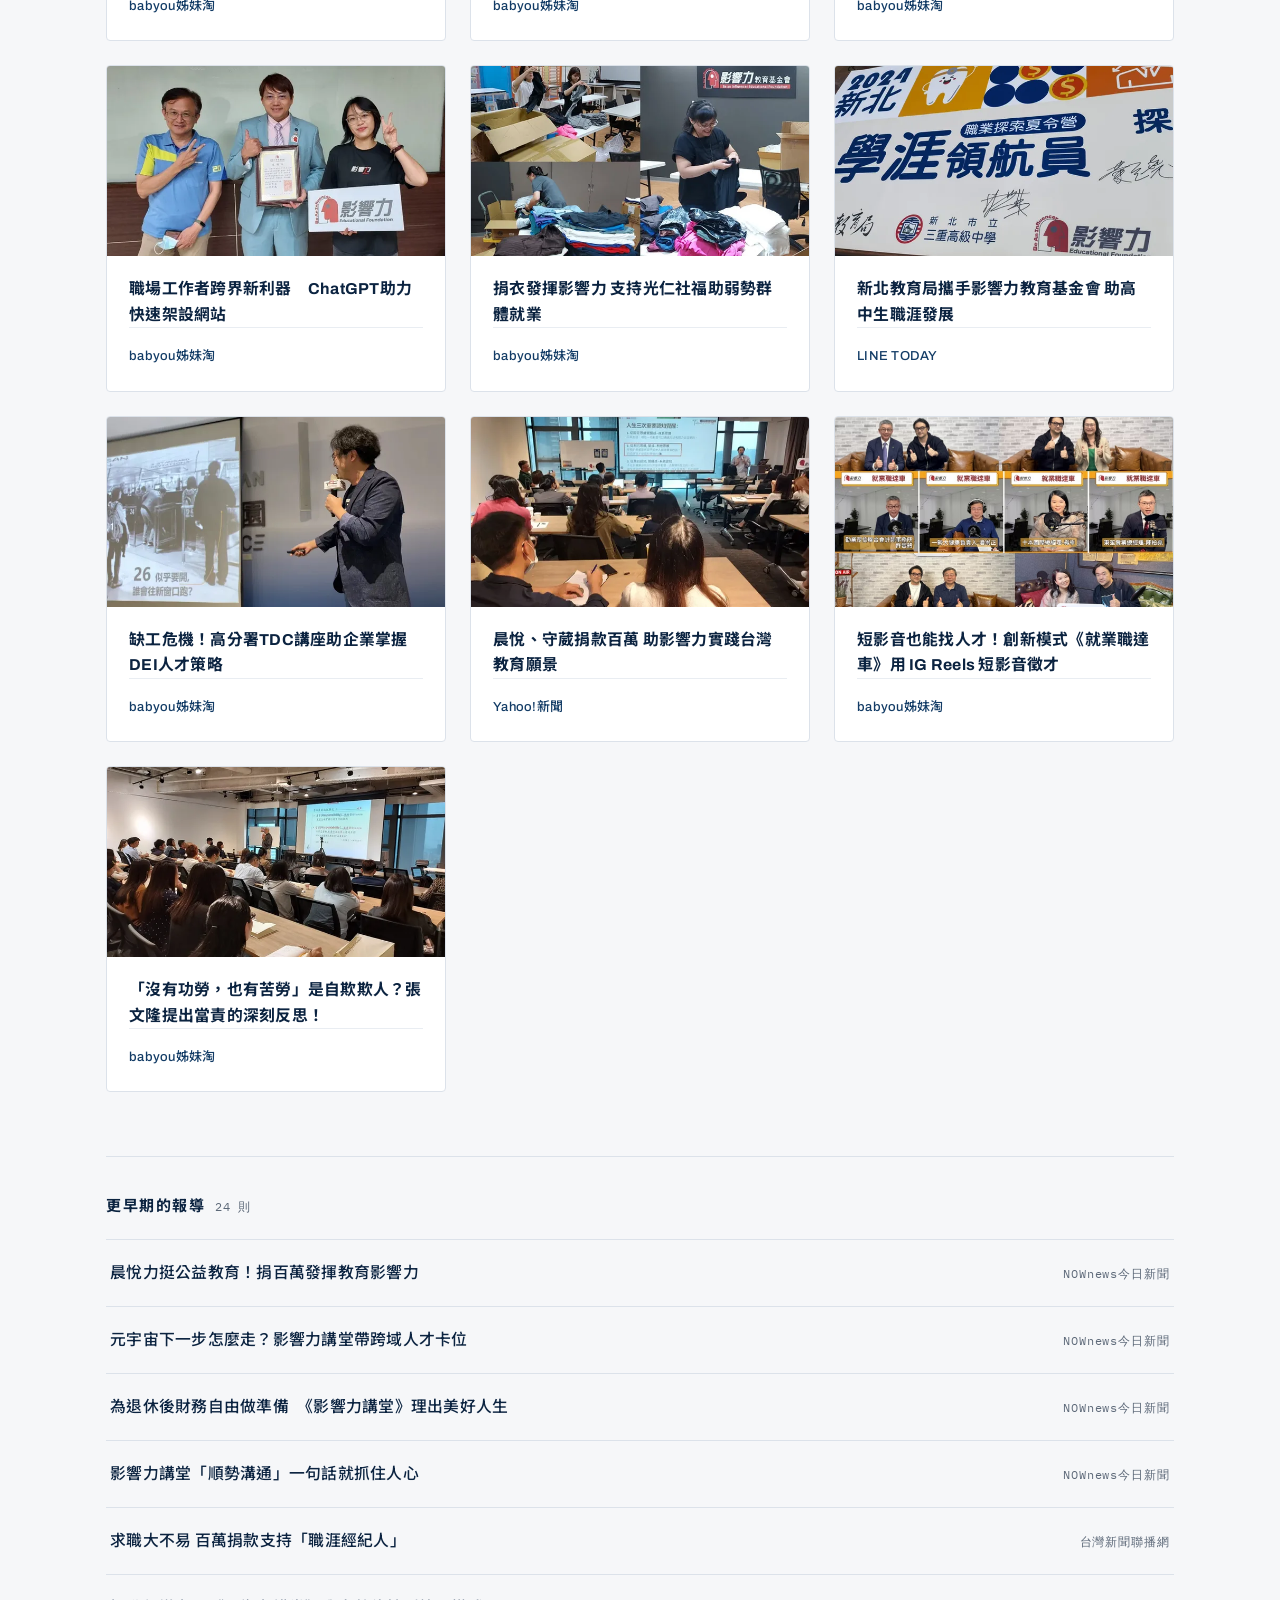
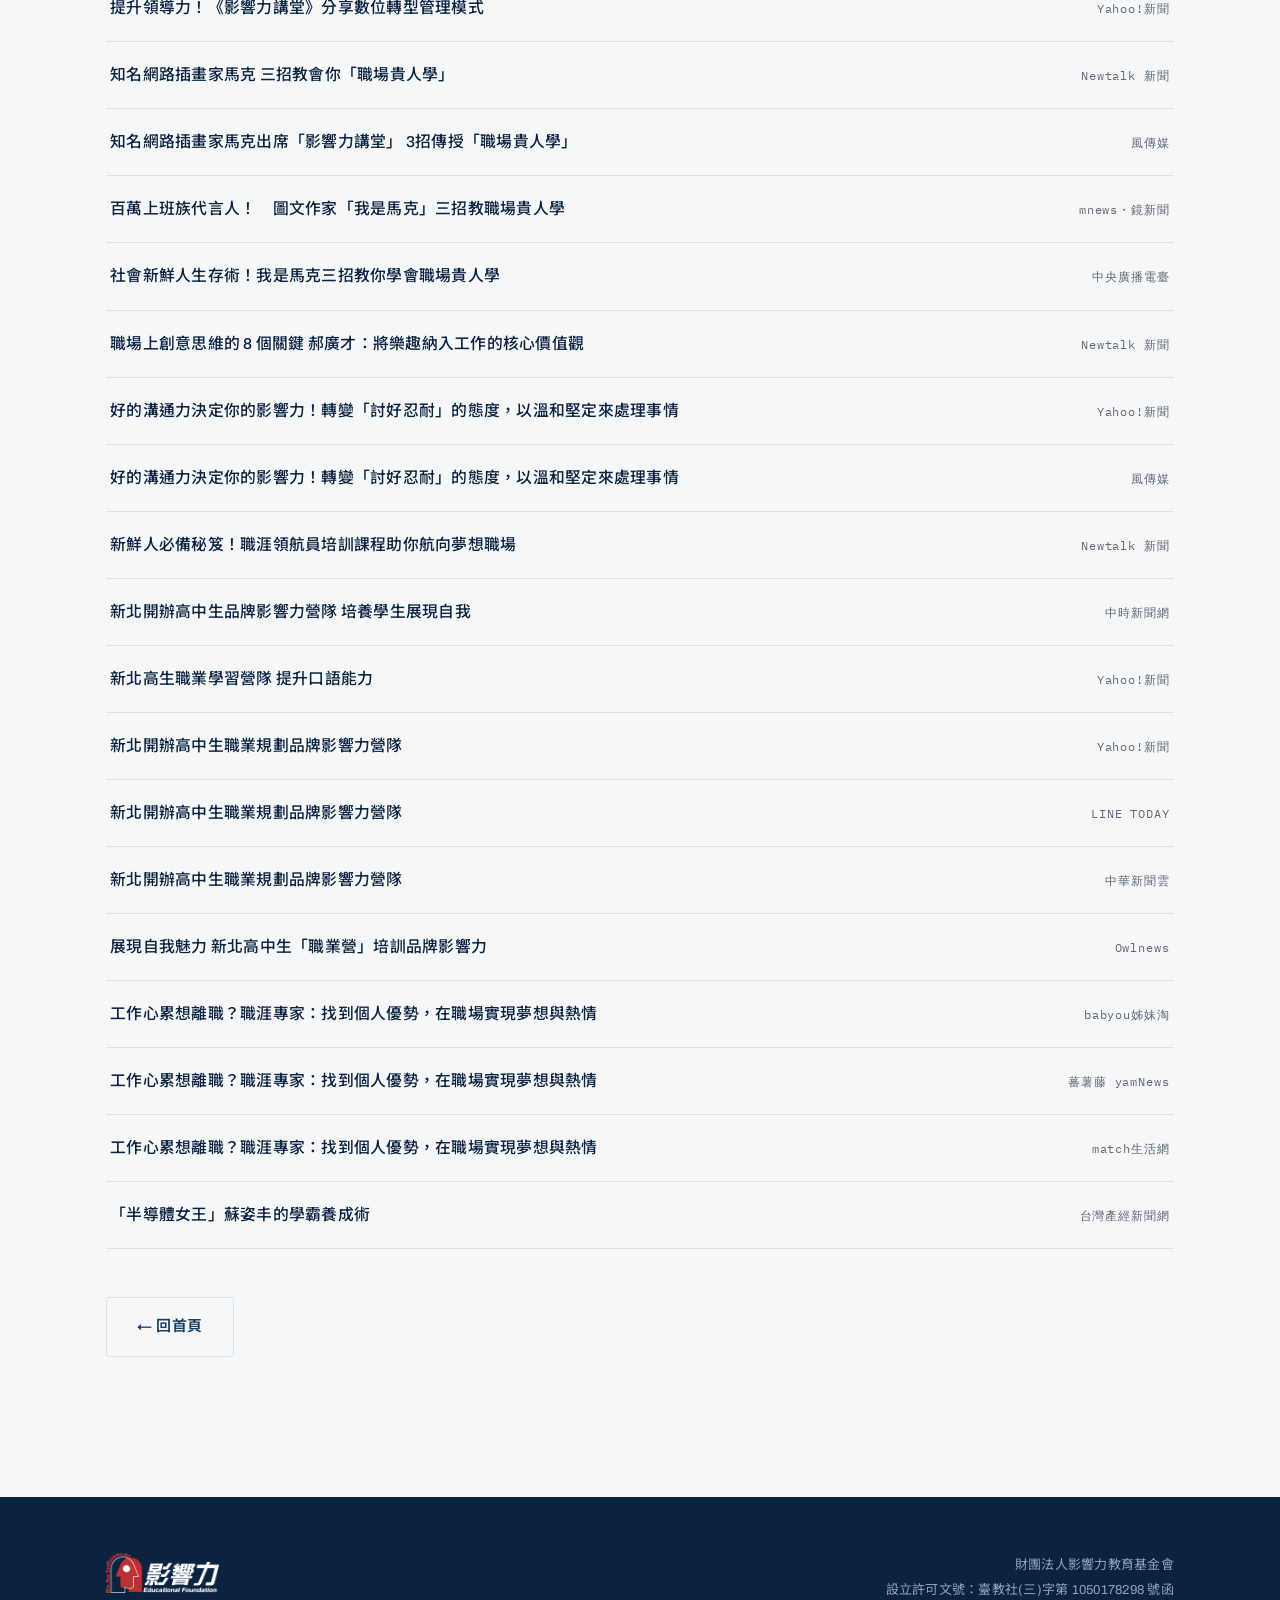
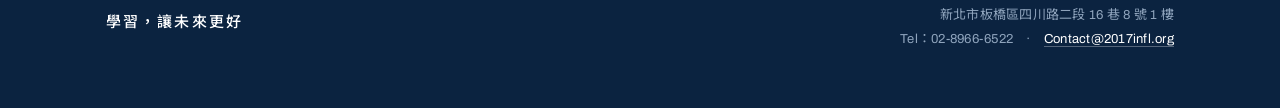
<file: press.html>
<!DOCTYPE html>
<html lang="zh-Hant-TW">
<head>
<meta charset="utf-8">
<meta name="viewport" content="width=device-width, initial-scale=1">
<!-- ⚠️ 臨時網址不收錄；正式上線時必須移除這一行 -->
<meta name="robots" content="noindex">
<title>媒體報導｜影響力教育基金會 Be an Influencer</title>
<meta name="description" content="影響力教育基金會歷年媒體報導彙整，涵蓋學涯領航員、職涯領航員、影響力講堂、高中校長研討會與北榮專案等，來源包含 LINE TODAY、Yahoo!新聞、聯合新聞網、中時新聞網、風傳媒、NOWnews 等媒體。">
<link rel="icon" href="./images/logo.png">
<link rel="preconnect" href="https://fonts.googleapis.com">
<link rel="preconnect" href="https://fonts.gstatic.com" crossorigin>
<link href="https://fonts.googleapis.com/css2?family=Archivo:wght@400;500;600;700;800&family=IBM+Plex+Mono:wght@400;500;700&family=Noto+Sans+TC:wght@400;500;700;900&display=swap" rel="stylesheet">
<link rel="stylesheet" href="./style.css">
<script>
document.documentElement.classList.add('has-js');
</script>
</head>
<body>

<a class="skiplink" href="#main">跳到主要內容</a>

<header class="nav" id="nav">
  <div class="nav__inner">
    <a class="nav__brand" href="./index.html" aria-label="影響力教育基金會 首頁">
      <img src="./images/logo.png" alt="影響力教育基金會 Be an Influencer">
    </a>
    <nav class="nav__links" id="navLinks" aria-label="主要導覽">
      <a href="./index.html#about">關於基金會</a>
      <a href="./index.html#programs">核心專案</a>
      <a href="./index.html#events">最近活動</a>
      <a href="./index.html#press">媒體報導</a>
      <a href="./index.html#articles">文章專欄</a>
      <a href="./index.html#podcast">Podcast</a>
      <a href="./index.html#contact">聯絡我們</a>
      <a class="nav__cta" href="./donate.html">捐款支持</a>
    </nav>
    <button class="nav__toggle" id="navToggle" aria-expanded="false" aria-controls="navLinks">
      <span class="nav__toggle-bars" aria-hidden="true"></span>
      <span class="sr-only">開啟選單</span>
    </button>
  </div>
</header>

<main id="main">
<section class="section">
  <div class="wrap">
    <p class="crumb"><a href="./index.html">← 回首頁</a></p>

    <header class="shead reveal">
      <h2 class="shead__title">媒體報導</h2>
      <p class="shead__statement">外界怎麼看我們做的事</p>
    </header>

    <ul class="arts">
      <li class="art reveal"><a class="art__link" href="https://tw.news.yahoo.com/%E6%B7%B1%E8%80%95%E4%BA%BA%E6%89%8D%E5%9F%B9%E8%82%B2%E9%80%BE20%E5%B9%B4-%E5%BD%B1%E9%9F%BF%E5%8A%9B%E6%95%99%E8%82%B2%E5%9F%BA%E9%87%91%E6%9C%83%E5%9F%B7%E8%A1%8C%E9%95%B7%E9%BB%83%E8%87%B3%E5%A0%AF%E6%88%90%E5%8F%B0%E7%81%A3%E9%A6%96%E4%BD%8D%E7%8D%B2%E8%81%98deloitte-university%E6%A6%AE%E8%AD%BD%E8%AC%9B%E5%B8%AB-042532890.html" target="_blank" rel="noopener noreferrer"><img class="art__img" src="./images/wix/0589993ae6e3450ebd37b228e4f9201f.webp" alt="" width="640" height="360" loading="lazy" decoding="async"><span class="art__body"><span class="art__t">深耕人才培育逾20年！影響力教育基金會執行長黃至堯成台灣首位獲聘Deloitte University榮譽講師</span><span class="art__meta"><span class="art__by">yahoo!新聞</span></span></span></a></li>
      <li class="art reveal"><a class="art__link" href="https://babyou.me/be_an_influencer_20260916" target="_blank" rel="noopener noreferrer"><img class="art__img" src="./images/wix/5577eb42a5144373aa90fdb7a72f0704.webp" alt="" width="640" height="360" loading="lazy" decoding="async"><span class="art__body"><span class="art__t">不只拚手術，更拚人才！北榮外科13組設備展現訓練硬實力 完整團隊培育新世代醫師</span><span class="art__meta"><span class="art__by">babyou姊妹淘</span></span></span></a></li>
      <li class="art reveal"><a class="art__link" href="https://babyou.me/be_an_influencer_20260910" target="_blank" rel="noopener noreferrer"><img class="art__img" src="./images/wix/3e954b89d6b447e98adf3c137befb73b.avif" alt="" width="640" height="360" loading="lazy" decoding="async"><span class="art__body"><span class="art__t">10秒止血、超音波找公仔！北榮急診部用實作讓年輕醫師「先體驗再選擇」</span><span class="art__meta"><span class="art__by">babyou姊妹淘</span></span></span></a></li>
      <li class="art reveal"><a class="art__link" href="https://tw.news.yahoo.com/%E9%81%B8%E7%A7%91%E5%89%8D%E5%85%88-%E8%A9%A6%E8%B5%B0-%E5%8C%97%E6%A6%AE%E5%85%A7%E7%A7%91%E5%85%AD%E5%A4%A7%E6%AC%A1%E5%B0%88%E7%A7%91%E9%AB%94%E9%A9%97-%E8%AE%93%E5%B9%B4%E8%BC%95%E9%86%AB%E5%B8%AB%E7%9C%8B%E8%A6%8B%E6%9C%AA%E4%BE%86-054050003.html" target="_blank" rel="noopener noreferrer"><img class="art__img" src="./images/wix/c796a130b6e647248287efb3073eb12d.webp" alt="" width="640" height="360" loading="lazy" decoding="async"><span class="art__body"><span class="art__t">選科前先「試走」！北榮內科六大次專科體驗　讓年輕醫師看見未來</span><span class="art__meta"><span class="art__by">Yahoo!新聞</span></span></span></a></li>
      <li class="art reveal"><a class="art__link" href="https://today.line.me/tw/v3/article/zN8oRO6" target="_blank" rel="noopener noreferrer"><img class="art__img" src="./images/wix/c7d6fce09e0740fdb7e1c55946be9077.webp" alt="" width="640" height="360" loading="lazy" decoding="async"><span class="art__body"><span class="art__t">績效檢討變職場霸凌？《影響力講堂 x OM talk》勞動新制上路 律師揭企業管理「3大霸凌紅線」</span><span class="art__meta"><span class="art__by">LINE TODAY</span></span></span></a></li>
      <li class="art reveal"><a class="art__link" href="https://babyou.me/be_an_influencer_20260806" target="_blank" rel="noopener noreferrer"><img class="art__img" src="./images/wix/e94300084a4144adbe1d52cbd1fd4bc7.webp" alt="" width="640" height="360" loading="lazy" decoding="async"><span class="art__body"><span class="art__t">AI時代品德教育怎麼教？林火旺教授領軍培育品德教育種子教師　影響力教育基金會攜手新生代基金會</span><span class="art__meta"><span class="art__by">babyou姊妹淘</span></span></span></a></li>
      <li class="art reveal"><a class="art__link" href="https://babyou.me/be_an_influencer_20260729" target="_blank" rel="noopener noreferrer"><img class="art__img" src="./images/wix/327df877bb6d455cb822d42868b40230.webp" alt="" width="640" height="360" loading="lazy" decoding="async"><span class="art__body"><span class="art__t">AI時代如何提高你的國際曝光度？《影響力講堂》邀請兩位國際職涯專家解析LinkedIn數位足跡與量化求職策略</span><span class="art__meta"><span class="art__by">babyou姊妹淘</span></span></span></a></li>
      <li class="art reveal"><a class="art__link" href="https://babyou.me/be_an_influencer_20260720" target="_blank" rel="noopener noreferrer"><img class="art__img" src="./images/wix/c290d2bc31434f67911ece5fdae507c9.webp" alt="" width="640" height="360" loading="lazy" decoding="async"><span class="art__body"><span class="art__t">AI正在改變未來工作！高雄教育局舉辦第三屆「學涯領航員」攜手影響力教育基金會帶高中生走進未來職場</span><span class="art__meta"><span class="art__by">babyou姊妹淘</span></span></span></a></li>
      <li class="art reveal"><a class="art__link" href="https://taiwanreports.com/archives/1000216" target="_blank" rel="noopener noreferrer"><img class="art__img" src="./images/wix/05f9cde5692d488a84b77c9c11087916.webp" alt="" width="640" height="360" loading="lazy" decoding="async"><span class="art__body"><span class="art__t">教育局引領高中職生 體驗AI未來職場</span><span class="art__meta"><span class="art__by">臺灣導報</span></span></span></a></li>
      <li class="art reveal"><a class="art__link" href="https://mknews.com.tw/2026/07/971193/" target="_blank" rel="noopener noreferrer"><img class="art__img" src="./images/wix/2c32aa68998540588c8a58590de5f464.webp" alt="" width="640" height="360" loading="lazy" decoding="async"><span class="art__body"><span class="art__t">AI時代職涯探索提前啟動！高市教育局攜手影響力教育基金會 帶高中職生走進未來職場</span><span class="art__meta"><span class="art__by">天天上新聞</span></span></span></a></li>
      <li class="art reveal"><a class="art__link" href="https://nchn.news/archives/159565" target="_blank" rel="noopener noreferrer"><img class="art__img" src="./images/wix/ce3744d0e5ca4d5dbf0c95e5a0c29c38.webp" alt="" width="640" height="360" loading="lazy" decoding="async"><span class="art__body"><span class="art__t">AI職涯探索向下扎根　高市教育局攜手基金會帶高中職生走進未來職場</span><span class="art__meta"><span class="art__by">漾新聞</span></span></span></a></li>
      <li class="art reveal"><a class="art__link" href="https://taidaily.com/2026/07/18/578452/" target="_blank" rel="noopener noreferrer"><img class="art__img" src="./images/wix/2c32aa68998540588c8a58590de5f464.webp" alt="" width="640" height="360" loading="lazy" decoding="async"><span class="art__body"><span class="art__t">AI時代職涯探索提前啟動！高市教育局攜手影響力教育基金會 帶高中職生走進未來職場</span><span class="art__meta"><span class="art__by">很角色傳媒</span></span></span></a></li>
      <li class="art reveal"><a class="art__link" href="https://tw.news.yahoo.com/%E9%AB%98%E5%B8%82%E5%BA%9C%E6%95%99%E8%82%B2%E5%B1%80%E6%94%9C%E6%89%8B%E5%BD%B1%E9%9F%BF%E5%8A%9B%E6%95%99%E8%82%B2%E5%9F%BA%E9%87%91%E6%9C%83-%E5%B8%B6%E9%A0%98%E9%AB%98%E4%B8%AD%E8%81%B7%E7%94%9F%E8%B5%B0%E9%80%B2%E6%9C%AA%E4%BE%86%E8%81%B7%E5%A0%B4-081042971.html" target="_blank" rel="noopener noreferrer"><img class="art__img" src="./images/wix/f7fd80c0c3be4928918788e47ebef244.webp" alt="" width="640" height="360" loading="lazy" decoding="async"><span class="art__body"><span class="art__t">高市府教育局攜手影響力教育基金會 帶領高中職生走進未來職場</span><span class="art__meta"><span class="art__by">Yahoo!新聞</span></span></span></a></li>
      <li class="art reveal"><a class="art__link" href="https://babyou.me/be_an_influencer_20260717" target="_blank" rel="noopener noreferrer"><img class="art__img" src="./images/wix/a958fdb2a50047a39cce86060009a6c9.webp" alt="" width="640" height="360" loading="lazy" decoding="async"><span class="art__body"><span class="art__t">AI改變的不只是工作！新北「學涯領航員」近百位高中職生走進三大職涯主題營隊，規劃未來人生</span><span class="art__meta"><span class="art__by">babyou姊妹淘</span></span></span></a></li>
      <li class="art reveal"><a class="art__link" href="https://n.yam.com/Article/20260629246178" target="_blank" rel="noopener noreferrer"><img class="art__img" src="./images/wix/4d643b015b5b4a3795a0e6a766f8d8f3.webp" alt="" width="640" height="360" loading="lazy" decoding="async"><span class="art__body"><span class="art__t">【影響力講堂x OM talk】AI可以給答案，但不能替你承擔人生！林火旺：哲學思辨決定未來競爭力</span><span class="art__meta"><span class="art__by">yam.com</span></span></span></a></li>
      <li class="art reveal"><a class="art__link" href="https://babyou.me/be_an_influencer_20260629" target="_blank" rel="noopener noreferrer"><img class="art__img" src="./images/wix/54027bcae931432697a50887c955d318.webp" alt="" width="640" height="360" loading="lazy" decoding="async"><span class="art__body"><span class="art__t">【影響力講堂x OM talk】AI可以給答案，但不能替你承擔人生！林火旺：哲學思辨決定未來競爭力</span><span class="art__meta"><span class="art__by">babyou姊妹淘</span></span></span></a></li>
      <li class="art reveal"><a class="art__link" href="https://today.line.me/tw/v3/article/qoKw5e2" target="_blank" rel="noopener noreferrer"><img class="art__img" src="./images/wix/29de708c6cdd438bb95ddbb2badadf79.webp" alt="" width="640" height="360" loading="lazy" decoding="async"><span class="art__body"><span class="art__t">【影響力講堂x OM talk】99%的內容都被滑掉？志氣影視創辦人吳政諺「小題大做」創造記憶點！</span><span class="art__meta"><span class="art__by">LINE TODAY</span></span></span></a></li>
      <li class="art reveal"><a class="art__link" href="https://tw.news.yahoo.com/%E6%96%B0%E5%8C%97%E5%AD%B8%E6%B6%AF%E9%A0%98%E8%88%AA%E5%93%A1%E5%A4%8F%E4%BB%A4%E7%87%9F-%E9%96%8B%E8%B7%91-125155651.html" target="_blank" rel="noopener noreferrer"><img class="art__img" src="./images/wix/6ebb74d0d8684c84af2a34a17948ae51.webp" alt="" width="640" height="360" loading="lazy" decoding="async"><span class="art__body"><span class="art__t">新北學涯領航員夏令營 開跑</span><span class="art__meta"><span class="art__by">Yahoo!新聞</span></span></span></a></li>
      <li class="art reveal"><a class="art__link" href="https://tw.news.yahoo.com/ai%E6%99%82%E4%BB%A3%E4%B8%8D%E8%BF%B7%E8%88%AA-%E6%96%B0%E5%8C%97-%E5%AD%B8%E6%B6%AF%E9%A0%98%E8%88%AA%E5%93%A1-%E5%A4%8F%E4%BB%A4%E7%87%9F%E9%96%8B%E8%B7%91-092955313.html" target="_blank" rel="noopener noreferrer"><img class="art__img" src="./images/wix/a2cb13a3c2884e83bf0eb8a4d2c1483f.webp" alt="" width="640" height="360" loading="lazy" decoding="async"><span class="art__body"><span class="art__t">AI時代不迷航！新北「學涯領航員」夏令營開跑</span><span class="art__meta"><span class="art__by">Yahoo!新聞</span></span></span></a></li>
      <li class="art reveal"><a class="art__link" href="https://udn.com/news/story/6885/9493278" target="_blank" rel="noopener noreferrer"><img class="art__img" src="./images/wix/6ebb74d0d8684c84af2a34a17948ae51.webp" alt="" width="640" height="360" loading="lazy" decoding="async"><span class="art__body"><span class="art__t">AI時代不迷航 新北「學涯領航員」夏令營開跑 從興趣出發找到方向</span><span class="art__meta"><span class="art__by">聯合新聞網</span></span></span></a></li>
      <li class="art reveal"><a class="art__link" href="https://innews.com.tw/ai%E8%81%B7%E6%B6%AF%E5%A4%8F%E4%BB%A4%E7%87%9F%E9%96%8B%E8%B7%91%E3%80%80%E6%96%B0%E5%8C%97%E5%8A%A9%E9%AB%98%E4%B8%AD%E7%94%9F%E6%8F%90%E6%97%A9%E6%89%BE%E5%88%B0%E4%BA%BA%E7%94%9F%E6%96%B9%E5%90%91/" target="_blank" rel="noopener noreferrer"><img class="art__img" src="./images/wix/a2cb13a3c2884e83bf0eb8a4d2c1483f.webp" alt="" width="640" height="360" loading="lazy" decoding="async"><span class="art__body"><span class="art__t">AI職涯夏令營開跑　新北助高中生提早找到人生方向</span><span class="art__meta"><span class="art__by">引新聞in News</span></span></span></a></li>
      <li class="art reveal"><a class="art__link" href="https://babyou.me/be_an_influencer_20260429" target="_blank" rel="noopener noreferrer"><img class="art__img" src="./images/wix/774c06aec7584bb0bda9de548365070f.webp" alt="" width="640" height="360" loading="lazy" decoding="async"><span class="art__body"><span class="art__t">《影響力會客室－會長有約》生技投資怎麼看？生技創投博士黃嫦芬談資本市場邏輯</span><span class="art__meta"><span class="art__by">babyou姊妹淘</span></span></span></a></li>
      <li class="art reveal"><a class="art__link" href="https://babyou.me/be_an_influencer_20260428" target="_blank" rel="noopener noreferrer"><img class="art__img" src="./images/wix/5bd4264fe1584b6ab5a936b9580f6b1f.webp" alt="" width="640" height="360" loading="lazy" decoding="async"><span class="art__body"><span class="art__t">醫學中心吸才效應發酵，北榮麻醉專科護理師招募餐會吸引跨區人才北上卡位！</span><span class="art__meta"><span class="art__by">babyou姊妹淘</span></span></span></a></li>
      <li class="art reveal"><a class="art__link" href="https://babyou.me/be_an_influencer_20260326" target="_blank" rel="noopener noreferrer"><img class="art__img" src="./images/wix/1c625d25bf2e48978032c83433a101ea.webp" alt="" width="640" height="360" loading="lazy" decoding="async"><span class="art__body"><span class="art__t">【影響力講堂】現場座無虛席 嚴長壽談教育：教育不是考試，而是學會怎麼做人</span><span class="art__meta"><span class="art__by">babyou姊妹淘</span></span></span></a></li>
      <li class="art reveal"><a class="art__link" href="https://tw.news.yahoo.com/%E5%BD%B1%E9%9F%BF%E5%8A%9B%E6%9C%83%E5%AE%A2%E5%AE%A4-%E6%9C%83%E9%95%B7%E6%9C%89%E7%B4%84-%E6%8F%AD%E9%96%8B%E5%8F%B0%E7%81%A3%E6%96%B0%E5%89%B5%E7%92%B0%E5%A2%83%E7%9A%84%E6%8C%91%E6%88%B0%E8%88%87%E6%A9%9F%E9%81%87-%E5%8F%B0%E7%B6%93%E9%99%A2%E5%89%AF%E5%BA%A7%E8%8C%83%E7%A7%89%E8%88%AA%E6%8C%87%E9%BB%9E%E8%BF%B7%E6%B4%A5-%E5%89%B5%E6%A5%AD%E8%88%87%E6%8A%95%E8%B3%87%E7%9A%84%E6%A0%B8%E5%BF%83%E5%9C%A8%E6%96%BC-010033952.html" target="_blank" rel="noopener noreferrer"><img class="art__img" src="./images/wix/a1ca4ac1a543429688b47e55b3fd6c09.webp" alt="" width="640" height="360" loading="lazy" decoding="async"><span class="art__body"><span class="art__t">《影響力會客室－會長有約》揭開台灣新創環境的挑戰與機遇！台經院副座范秉航指點迷津：創業與投資的核心在於「信任」</span><span class="art__meta"><span class="art__by">Yahoo!新聞</span></span></span></a></li>
      <li class="art reveal"><a class="art__link" href="https://babyou.me/be_an_influencer_20260224/" target="_blank" rel="noopener noreferrer"><img class="art__img" src="./images/wix/b38a1b0c70e4420da07b3dce8c81a4d3.webp" alt="" width="640" height="360" loading="lazy" decoding="async"><span class="art__body"><span class="art__t">失業率創新低，青年就業卻更難？</span><span class="art__meta"><span class="art__by">babyou姊妹淘</span></span></span></a></li>
      <li class="art reveal"><a class="art__link" href="https://babyou.me/be_an_influencer_20260212/" target="_blank" rel="noopener noreferrer"><img class="art__img" src="./images/wix/f5d4ba8c013b4f90a051dcf83c1c441c.webp" alt="" width="640" height="360" loading="lazy" decoding="async"><span class="art__body"><span class="art__t">台中晨悅診所與守葳美學4年不間斷支持公益教育，捐款累積近四百萬，業績大幅提升</span><span class="art__meta"><span class="art__by">babyou姊妹淘</span></span></span></a></li>
      <li class="art reveal"><a class="art__link" href="https://tw.news.yahoo.com/%E4%BC%81%E6%A5%AD%E4%B8%BB-%E5%89%B5%E6%A5%AD%E8%80%85%E5%BF%85%E7%9C%8B-%E5%AE%98%E6%96%B9%E8%AA%8D%E8%AD%89%E6%93%8D%E7%9B%A4%E6%89%8B%E5%AE%89%E5%A4%A7%E5%A5%87-%E5%BD%B1%E9%9F%BF%E5%8A%9B%E8%AC%9B%E5%A0%82-x-112236714.html" target="_blank" rel="noopener noreferrer"><img class="art__img" src="./images/wix/aaef4e6794514912974556c64c1bd271.webp" alt="" width="640" height="360" loading="lazy" decoding="async"><span class="art__body"><span class="art__t">企業主、創業者必看！官方認證操盤手安大奇《影響力講堂 x OMG talk》揭密內容變現秘訣</span><span class="art__meta"><span class="art__by">Yahoo!新聞</span></span></span></a></li>
      <li class="art reveal"><a class="art__link" href="https://babyou.me/%e3%80%8a%e5%bd%b1%e9%9f%bf%e5%8a%9b%e8%ac%9b%e5%a0%82-x-omg-talk%e3%80%8bai%e6%9c%83%e5%8f%96%e4%bb%a3%e5%b7%a5%e4%bd%9c%ef%bc%8c%e4%bd%86%e5%8f%96%e4%bb%a3%e4%b8%8d%e4%ba%86%e3%80%8c%e6%9c%83/" target="_blank" rel="noopener noreferrer"><img class="art__img" src="./images/wix/fd91bb07325d43b49b72a92d6ac0e598.webp" alt="" width="640" height="360" loading="lazy" decoding="async"><span class="art__body"><span class="art__t">《影響力講堂 x OMG talk》AI會取代工作，但取代不了「會溝通的人」：洪蘭博士解密大腦與溝通的藝術</span><span class="art__meta"><span class="art__by">babyou姊妹淘</span></span></span></a></li>
      <li class="art reveal"><a class="art__link" href="https://babyou.me/be_an_influencer_20251125/" target="_blank" rel="noopener noreferrer"><img class="art__img" src="./images/wix/d042263f8ad94e48bcf28a88d7fa5a53.webp" alt="" width="640" height="360" loading="lazy" decoding="async"><span class="art__body"><span class="art__t">《影響力會客室－會長有約》王品為什麼能長紅 30 年？英美惠一句話，說透品牌長紅與傳承的底層邏輯</span><span class="art__meta"><span class="art__by">babyou姊妹淘</span></span></span></a></li>
      <li class="art reveal"><a class="art__link" href="https://babyou.me/?p=300009291974&amp;preview=true" target="_blank" rel="noopener noreferrer"><img class="art__img" src="./images/wix/9bad1a3a47e342029224f93854398d33.webp" alt="" width="640" height="360" loading="lazy" decoding="async"><span class="art__body"><span class="art__t">《影響力會客室-會長有約》從失敗到國際舞台：圖靈證書創辦人胡耀傑，用數位信任打造新世代安全網</span><span class="art__meta"><span class="art__by">babyou姊妹淘</span></span></span></a></li>
      <li class="art reveal"><a class="art__link" href="https://more-news.tw/445599/" target="_blank" rel="noopener noreferrer"><img class="art__img" src="./images/wix/ccc4bcda6ece453fb1ccef90a12963fe.webp" alt="" width="640" height="360" loading="lazy" decoding="async"><span class="art__body"><span class="art__t">面對醫療五大皆空　臺北榮總急診攜手影響力教育基金會　以體驗式培訓打造青年醫師凝聚力</span><span class="art__meta"><span class="art__by">墨新聞</span></span></span></a></li>
      <li class="art reveal"><a class="art__link" href="https://tw.news.yahoo.com/%E9%9D%A2%E5%B0%8D%E9%86%AB%E7%99%82%E4%BA%94%E5%A4%A7%E7%9A%86%E7%A9%BA-%E8%87%BA%E5%8C%97%E6%A6%AE%E7%B8%BD%E6%80%A5%E8%A8%BA%E6%94%9C%E6%89%8B%E5%BD%B1%E9%9F%BF%E5%8A%9B%E6%95%99%E8%82%B2%E5%9F%BA%E9%87%91%E6%9C%83-%E4%BB%A5%E9%AB%94%E9%A9%97%E5%BC%8F%E5%9F%B9%E8%A8%93%E6%89%93%E9%80%A0%E9%9D%92%E5%B9%B4%E9%86%AB%E5%B8%AB%E5%87%9D%E8%81%9A%E5%8A%9B-064215588.html" target="_blank" rel="noopener noreferrer"><img class="art__img" src="./images/wix/2eec227799d74559b3a69bf4d7ffe4e9.webp" alt="" width="640" height="360" loading="lazy" decoding="async"><span class="art__body"><span class="art__t">面對醫療五大皆空臺北榮總急診攜手影響力教育基金會以體驗式培訓打造青年醫師凝聚力</span><span class="art__meta"><span class="art__by">Yahoo!新聞</span></span></span></a></li>
      <li class="art reveal"><a class="art__link" href="https://today.line.me/tw/v3/article/EX6EExQ" target="_blank" rel="noopener noreferrer"><img class="art__img" src="./images/wix/ac33bc82ec0b441bba6f7cb8c841b773.webp" alt="" width="640" height="360" loading="lazy" decoding="async"><span class="art__body"><span class="art__t">為了孩子的品格、老師的韌性、學校的未來，影響力教育基金會匯集北基桃近40位高中校長齊聚一堂</span><span class="art__meta"><span class="art__by">LINE TODAY</span></span></span></a></li>
      <li class="art reveal"><a class="art__link" href="https://babyou.me/be_an_influencer_20251106/" target="_blank" rel="noopener noreferrer"><img class="art__img" src="./images/wix/ec3074ad7b3941c4b200c03c742e43b9.webp" alt="" width="640" height="360" loading="lazy" decoding="async"><span class="art__body"><span class="art__t">為了孩子的品格、老師的韌性、學校的未來，影響力教育基金會匯集北基桃近40位高中校長齊聚一堂</span><span class="art__meta"><span class="art__by">babyou姊妹淘</span></span></span></a></li>
      <li class="art reveal"><a class="art__link" href="https://babyou.me/be_an_influencer_20251008/" target="_blank" rel="noopener noreferrer"><img class="art__img" src="./images/wix/18c8ed56fc9744e196c350d03bf51192.webp" alt="" width="640" height="360" loading="lazy" decoding="async"><span class="art__body"><span class="art__t">「學英文不再死背！」影響力講堂帶你用右腦學習法，打造系統化學習新思維</span><span class="art__meta"><span class="art__by">babyou姊妹淘</span></span></span></a></li>
      <li class="art reveal"><a class="art__link" href="https://babyou.me/be_an_influencer_20250918/" target="_blank" rel="noopener noreferrer"><img class="art__img" src="./images/wix/e17f8068444c4fd7aa3a033a30e5329a.webp" alt="" width="640" height="360" loading="lazy" decoding="async"><span class="art__body"><span class="art__t">「未來領導力」如何看懂趨勢、玩轉創新、跨越世代？《影響力講堂 x OMG talk》吸引超過百位CEO熱烈參與</span><span class="art__meta"><span class="art__by">babyou姊妹淘</span></span></span></a></li>
      <li class="art reveal"><a class="art__link" href="https://tw.news.yahoo.com/%E6%9C%AA%E4%BE%86%E7%94%9F%E5%8A%9B%E8%BB%8D%E9%86%AB%E5%B8%AB%E9%BD%8A%E8%81%9A%E5%8C%97%E6%A6%AE%E5%A4%96%E7%A7%91%E8%AA%AA%E6%98%8E%E6%9C%83-%E6%99%BA%E6%85%A7%E9%86%AB%E7%99%82%E8%88%87%E5%A4%9A%E5%BD%A9%E7%94%9F%E6%B4%BB%E9%9B%99%E9%87%8D%E9%AB%94%E9%A9%97-080938114.html" target="_blank" rel="noopener noreferrer"><img class="art__img" src="./images/wix/d52d0ae965bf44c2aec2368da09898fc.webp" alt="" width="640" height="360" loading="lazy" decoding="async"><span class="art__body"><span class="art__t">未來生力軍醫師齊聚北榮外科說明會 智慧醫療與多彩生活雙重體驗</span><span class="art__meta"><span class="art__by">Yahoo!新聞</span></span></span></a></li>
      <li class="art reveal"><a class="art__link" href="https://babyou.me/be_an_influencer_20250903/" target="_blank" rel="noopener noreferrer"><img class="art__img" src="./images/wix/2e0f3072a9d546d1bf7f4bb2efd1d8dc.webp" alt="" width="640" height="360" loading="lazy" decoding="async"><span class="art__body"><span class="art__t">想被世界看見？個人品牌流量變現公式將首度在「影響力講堂」公開</span><span class="art__meta"><span class="art__by">babyou姊妹淘</span></span></span></a></li>
      <li class="art reveal"><a class="art__link" href="https://babyou.me/be_an_influencer_20250820/" target="_blank" rel="noopener noreferrer"><img class="art__img" src="./images/wix/2e9c521786004661b7d3bb2600521744.webp" alt="" width="640" height="360" loading="lazy" decoding="async"><span class="art__body"><span class="art__t">不只選科，更選未來｜北榮內科用真實對話與創意互動打破刻板印象</span><span class="art__meta"><span class="art__by">babyou姊妹淘</span></span></span></a></li>
      <li class="art reveal"><a class="art__link" href="https://today.line.me/tw/v2/article/2DlJovO" target="_blank" rel="noopener noreferrer"><img class="art__img" src="./images/wix/5fb83a8425104c0d8e1a8c0ee47d2a46.webp" alt="" width="640" height="360" loading="lazy" decoding="async"><span class="art__body"><span class="art__t">高雄教育局打造暑期限定營隊，從零基礎到自信發表，學生用AI簡報描繪職涯藍圖！</span><span class="art__meta"><span class="art__by">LINE TODAY</span></span></span></a></li>
      <li class="art reveal"><a class="art__link" href="https://babyou.me/be_an_influencer_20280717/" target="_blank" rel="noopener noreferrer"><img class="art__img" src="./images/wix/831aa2a496b74431a26b6f21456d7da0.webp" alt="" width="640" height="360" loading="lazy" decoding="async"><span class="art__body"><span class="art__t">跨域學習×職人對談　新北三大主題探索營啟動職涯行動力</span><span class="art__meta"><span class="art__by">babyou姊妹淘</span></span></span></a></li>
      <li class="art reveal"><a class="art__link" href="https://babyou.me/be_an_influencer_20250716/" target="_blank" rel="noopener noreferrer"><img class="art__img" src="./images/wix/c11a69efb6004a1d936997a6c541e69d.webp" alt="" width="640" height="360" loading="lazy" decoding="async"><span class="art__body"><span class="art__t">工作太穩定，其實才危險？AI時代的多元收入攻略，影響力講堂教你破框思維！</span><span class="art__meta"><span class="art__by">babyou姊妹淘</span></span></span></a></li>
      <li class="art reveal"><a class="art__link" href="https://www.ner.gov.tw/news/61f64f04400a550007d235cf" target="_blank" rel="noopener noreferrer"><img class="art__img" src="./images/wix/155eee52395345fd9e9e7b48686d6fb8.webp" alt="" width="640" height="360" loading="lazy" decoding="async"><span class="art__body"><span class="art__t">新北高中線上職業體驗營　多元職業探索不設限</span><span class="art__meta"><span class="art__by">NOWnews今日新聞</span></span></span></a></li>
      <li class="art reveal"><a class="art__link" href="https://www.ner.gov.tw/news/61f64f04400a550007d235cf" target="_blank" rel="noopener noreferrer"><img class="art__img" src="./images/wix/797114b3e4044e3896a761cae55b8feb.webp" alt="" width="640" height="360" loading="lazy" decoding="async"><span class="art__body"><span class="art__t">探索職涯、經營社群 新北線上營隊為高中生行銷個人品牌</span><span class="art__meta"><span class="art__by">CDNS中華新聞雲</span></span></span></a></li>
      <li class="art reveal"><a class="art__link" href="https://www.ner.gov.tw/news/61f64f04400a550007d235cf" target="_blank" rel="noopener noreferrer"><img class="art__img" src="./images/wix/cee40d3ce6de43ae91bb5d30428db9b2.webp" alt="" width="640" height="360" loading="lazy" decoding="async"><span class="art__body"><span class="art__t">探索職涯、經營社群 新北辦理線上營隊為高中生行銷個人品牌</span><span class="art__meta"><span class="art__by">國立教育廣播電臺</span></span></span></a></li>
      <li class="art reveal"><a class="art__link" href="https://www.nownews.com/news/5693589" target="_blank" rel="noopener noreferrer"><img class="art__img" src="./images/wix/2b0ee4f2d0e542858192fc82449f369f.webp" alt="" width="640" height="360" loading="lazy" decoding="async"><span class="art__body"><span class="art__t">新鮮人順利就業！影響力基金會推「面試決戰力」線上解答</span><span class="art__meta"><span class="art__by">NOWnews今日新聞</span></span></span></a></li>
      <li class="art reveal"><a class="art__link" href="https://www.nownews.com/news/5711478" target="_blank" rel="noopener noreferrer"><img class="art__img" src="./images/wix/d243315146f4447a88ce548fd10fd6d8.webp" alt="" width="640" height="360" loading="lazy" decoding="async"><span class="art__body"><span class="art__t">94.1%新鮮人陷求職恐慌「為你職引」對症下藥</span><span class="art__meta"><span class="art__by">NOWnews今日新聞</span></span></span></a></li>
      <li class="art reveal"><a class="art__link" href="https://www.nownews.com/news/5852444" target="_blank" rel="noopener noreferrer"><img class="art__img" src="./images/wix/100b0bbe244e40c48abe9a9c93cd623a.webp" alt="" width="640" height="360" loading="lazy" decoding="async"><span class="art__body"><span class="art__t">如何突破人生低潮？TAIGER創辦人：藉由選擇建構信念</span><span class="art__meta"><span class="art__by">NOWnews今日新聞</span></span></span></a></li>
      <li class="art reveal"><a class="art__link" href="https://tw.news.yahoo.com/%E6%96%B0%E5%8C%97%E9%96%8B%E8%BE%A6%E5%9C%8B%E9%AB%98%E4%B8%AD%E7%94%9F%E5%8F%A3%E8%AA%AA%E7%87%9F-%E8%9E%8D%E5%85%A5%E9%9B%99%E8%AA%9E%E6%8F%90%E5%8D%87%E8%87%AA%E6%88%91%E8%A1%A8%E9%81%94%E5%8A%9B-090000076.html" target="_blank" rel="noopener noreferrer"><img class="art__img" src="./images/wix/c47b40ee8e3743b28cf7f56fbd7e1a59.avif" alt="" width="640" height="360" loading="lazy" decoding="async"><span class="art__body"><span class="art__t">新北開辦國高中生口說營 融入雙語提升自我表達力</span><span class="art__meta"><span class="art__by">國立教育廣播電台</span></span></span></a></li>
      <li class="art reveal"><a class="art__link" href="https://tw.news.yahoo.com/%E6%96%B0%E5%8C%97%E9%96%8B%E8%BE%A6%E5%9C%8B%E9%AB%98%E4%B8%AD%E7%94%9F%E5%8F%A3%E8%AA%AA%E7%87%9F-%E8%9E%8D%E5%85%A5%E9%9B%99%E8%AA%9E%E6%8F%90%E5%8D%87%E8%87%AA%E6%88%91%E8%A1%A8%E9%81%94%E5%8A%9B-120437217.html" target="_blank" rel="noopener noreferrer"><img class="art__img" src="./images/wix/4481e1438cb6441298d9b9bdafd88c94.avif" alt="" width="640" height="360" loading="lazy" decoding="async"><span class="art__body"><span class="art__t">新北開辦國高中生口說營 融入雙語提升自我表達力</span><span class="art__meta"><span class="art__by">中華日報</span></span></span></a></li>
      <li class="art reveal"><a class="art__link" href="https://tw.news.yahoo.com/%E6%96%B0%E5%8C%97%E9%96%8B%E8%BE%A6%E5%9C%8B%E9%AB%98%E4%B8%AD%E7%94%9F%E5%8F%A3%E8%AA%AA%E7%87%9F-%E8%9E%8D%E5%85%A5%E9%9B%99%E8%AA%9E%E6%8F%90%E5%8D%87%E8%87%AA%E6%88%91%E8%A1%A8%E9%81%94%E5%8A%9B-120437217.html" target="_blank" rel="noopener noreferrer"><img class="art__img" src="./images/wix/80e6ab02c8604d1abaf86134a6021b4b.webp" alt="" width="640" height="360" loading="lazy" decoding="async"><span class="art__body"><span class="art__t">新北開辦國高中生口說營 融入雙語提升自我表達力、塑造個人品牌</span><span class="art__meta"><span class="art__by">新頭條</span></span></span></a></li>
      <li class="art reveal"><a class="art__link" href="https://www.ntpc.edu.tw/home.jsp?id=d127e0ce0f4f407b&amp;act=be4f48068b2b0031&amp;dataserno=d9db2fcdf3173e593ea4a371150d7c99" target="_blank" rel="noopener noreferrer"><img class="art__img" src="./images/wix/fa07bb72bcef4c7482a66d6342a96743.webp" alt="" width="640" height="360" loading="lazy" decoding="async"><span class="art__body"><span class="art__t">教育新聞－新北開辦國高中生口說營 融入雙語提升自我表達力 塑造個人品牌</span><span class="art__meta"><span class="art__by">新北市政府教育局</span></span></span></a></li>
      <li class="art reveal"><a class="art__link" href="https://www.nownews.com/news/5905223" target="_blank" rel="noopener noreferrer"><img class="art__img" src="./images/wix/81e7c743618e43f0a14726f220227779.webp" alt="" width="640" height="360" loading="lazy" decoding="async"><span class="art__body"><span class="art__t">別讓教育僵化孩子！「邏輯思考工作坊」讓思考扎根</span><span class="art__meta"><span class="art__by">NOWnews今日新聞</span></span></span></a></li>
      <li class="art reveal"><a class="art__link" href="https://babyou.me/beaninfluencer-foundation-ibt/" target="_blank" rel="noopener noreferrer"><img class="art__img" src="./images/wix/1f0f7e41d96841b9b486bbe3c29f8189.webp" alt="" width="640" height="360" loading="lazy" decoding="async"><span class="art__body"><span class="art__t">影響力教育基金會捐電腦設備為視障者「重建」光明</span><span class="art__meta"><span class="art__by">babyou姊妹淘</span></span></span></a></li>
      <li class="art reveal"><a class="art__link" href="https://news.taiwannet.com.tw/c7/110798/%E5%BD%B1%E9%9F%BF%E5%8A%9B%E6%95%99%E8%82%B2%E5%9F%BA%E9%87%91%E6%9C%83%E8%88%87%E6%96%B0%E5%8C%97%E9%AB%98%E4%B8%AD%E6%A0%A1%E9%95%B7-%E6%8E%A2%E7%A9%B6%E6%95%99%E5%AD%B8%E7%8F%BE%E5%A0%B4%E5%A6%82%E4%BD%95%E8%88%87AI%E5%85%B1%E6%A6%AE.html" target="_blank" rel="noopener noreferrer"><img class="art__img" src="./images/wix/2def0ea49bf94fd1ba800005ec07c053.webp" alt="" width="640" height="360" loading="lazy" decoding="async"><span class="art__body"><span class="art__t">影響力教育基金會與新北高中校長　探究教學現場如何與AI共榮</span><span class="art__meta"><span class="art__by">台灣產經新聞網</span></span></span></a></li>
      <li class="art reveal"><a class="art__link" href="https://babyou.me/10-million/" target="_blank" rel="noopener noreferrer"><img class="art__img" src="./images/wix/4ce44f70a934436a952ff0f9a026ebe6.webp" alt="" width="640" height="360" loading="lazy" decoding="async"><span class="art__body"><span class="art__t">站在職涯風口，人資專家解析千萬年薪人才的八大核心特質</span><span class="art__meta"><span class="art__by">babyou姊妹淘</span></span></span></a></li>
      <li class="art reveal"><a class="art__link" href="https://babyou.me/atm-omg-talks/" target="_blank" rel="noopener noreferrer"><img class="art__img" src="./images/wix/f58509252c01447fa5692a4e937adec7.webp" alt="" width="640" height="360" loading="lazy" decoding="async"><span class="art__body"><span class="art__t">職業倦怠？培養心適力化解職場壓力</span><span class="art__meta"><span class="art__by">babyou姊妹淘</span></span></span></a></li>
      <li class="art reveal"><a class="art__link" href="https://tw.news.yahoo.com/%E5%AF%A6%E8%B8%90%E7%90%86%E8%B2%A1%E8%88%87%E8%81%B7%E6%B6%AF%E9%9B%99%E8%B4%8F-%E7%9B%A7%E7%87%95%E4%BF%90%E5%B8%B6%E4%BD%A0%E6%89%93%E9%80%A0%E8%87%AA%E5%B7%B1%E7%9A%84-%E6%8A%95%E8%B3%87%E9%9B%AA%E7%90%83-025930849.html" target="_blank" rel="noopener noreferrer"><img class="art__img" src="./images/wix/a4e68a5f0056481ba84860e68d25a598.webp" alt="" width="640" height="360" loading="lazy" decoding="async"><span class="art__body"><span class="art__t">實踐理財與職涯雙贏—盧燕俐帶你打造自己的「投資雪球」</span><span class="art__meta"><span class="art__by">Yahoo!新聞</span></span></span></a></li>
      <li class="art reveal"><a class="art__link" href="https://babyou.me/international_head_hunting_20240326/" target="_blank" rel="noopener noreferrer"><img class="art__img" src="./images/wix/c7aca3ff72ab4ba39adeccccebcf3802.webp" alt="" width="640" height="360" loading="lazy" decoding="async"><span class="art__body"><span class="art__t">從改變到蛻變：國際獵頭帶你量身訂製職場晉升之道</span><span class="art__meta"><span class="art__by">babyou姊妹淘</span></span></span></a></li>
      <li class="art reveal"><a class="art__link" href="https://babyou.me/education_new_taipei_20240723/" target="_blank" rel="noopener noreferrer"><img class="art__img" src="./images/wix/1f4d0a2f64fd497e99511e9fe8183918.webp" alt="" width="640" height="360" loading="lazy" decoding="async"><span class="art__body"><span class="art__t">從0到1，掌握未來職業趨勢！新北教育局攜手影響力教育基金會，助力高中生職涯發展！</span><span class="art__meta"><span class="art__by">babyou姊妹淘</span></span></span></a></li>
      <li class="art reveal"><a class="art__link" href="https://babyou.me/be_an_influencer_20241125/" target="_blank" rel="noopener noreferrer"><img class="art__img" src="./images/wix/6ad0a155c13a42cdadf2c7dd3d721ca3.webp" alt="" width="640" height="360" loading="lazy" decoding="async"><span class="art__body"><span class="art__t">職場必修AI簡報術：歪樓藥師翁紹恩影響力講堂傳授實戰技巧</span><span class="art__meta"><span class="art__by">babyou姊妹淘</span></span></span></a></li>
      <li class="art reveal"><a class="art__link" href="https://babyou.me/be_an_influencer_20250430/" target="_blank" rel="noopener noreferrer"><img class="art__img" src="./images/wix/b609b17de7f24077b0be00252967b839.avif" alt="" width="640" height="360" loading="lazy" decoding="async"><span class="art__body"><span class="art__t">一場席捲職場的品牌革命！影響力講堂公開個人品牌關鍵心法，帶你從零打造個人品牌</span><span class="art__meta"><span class="art__by">babyou姊妹淘</span></span></span></a></li>
      <li class="art reveal"><a class="art__link" href="https://babyou.me/be_an_influencer_20250330/" target="_blank" rel="noopener noreferrer"><img class="art__img" src="./images/wix/85bb2ff314054d6eaeb865c00bf08c05.webp" alt="" width="640" height="360" loading="lazy" decoding="async"><span class="art__body"><span class="art__t">職場如戰場？影響力講堂解密職場政治學，你需要鍛鍊這些技能</span><span class="art__meta"><span class="art__by">babyou姊妹淘</span></span></span></a></li>
      <li class="art reveal"><a class="art__link" href="https://babyou.me/be_an_influencer_20250225/" target="_blank" rel="noopener noreferrer"><img class="art__img" src="./images/wix/2af992b965544a2bbf02bb41a91fa3e5.webp" alt="" width="640" height="360" loading="lazy" decoding="async"><span class="art__body"><span class="art__t">突破低薪瓶頸！影響力講堂邀國際教練蘇盈如助年後轉職</span><span class="art__meta"><span class="art__by">babyou姊妹淘</span></span></span></a></li>
      <li class="art reveal"><a class="art__link" href="https://babyou.me/be_an_influencer_20250226/" target="_blank" rel="noopener noreferrer"><img class="art__img" src="./images/wix/5c90d04893984ab49efacdb2811d1e8f.webp" alt="" width="640" height="360" loading="lazy" decoding="async"><span class="art__body"><span class="art__t">「你正活在別人設計的未來？」影響力講堂剖析未來思考關鍵策略</span><span class="art__meta"><span class="art__by">babyou姊妹淘</span></span></span></a></li>
      <li class="art reveal"><a class="art__link" href="https://babyou.me/need_physical_doctor_20280325/" target="_blank" rel="noopener noreferrer"><img class="art__img" src="./images/wix/5057ce957ea145558e79a79849835033.webp" alt="" width="640" height="360" loading="lazy" decoding="async"><span class="art__body"><span class="art__t">內科醫師需求激增！北榮內科積極培養新一代醫療人才</span><span class="art__meta"><span class="art__by">babyou姊妹淘</span></span></span></a></li>
      <li class="art reveal"><a class="art__link" href="https://babyou.me/be_an_influencer_20250519/" target="_blank" rel="noopener noreferrer"><img class="art__img" src="./images/wix/1126803efa14405589b8e55a60679bff.webp" alt="" width="640" height="360" loading="lazy" decoding="async"><span class="art__body"><span class="art__t">【北榮護理徵才博覽會】AI科技與飯店級宿舍打造友善職場，現場近百位人員共襄盛舉</span><span class="art__meta"><span class="art__by">babyou姊妹淘</span></span></span></a></li>
      <li class="art reveal"><a class="art__link" href="https://babyou.me/be_an_influencer_20250602/" target="_blank" rel="noopener noreferrer"><img class="art__img" src="./images/wix/40756627661444f8bf761408d4863afe.avif" alt="" width="640" height="360" loading="lazy" decoding="async"><span class="art__body"><span class="art__t">AI不是趨勢是生存工具——影響力講堂讓人重啟職場思維！</span><span class="art__meta"><span class="art__by">babyou姊妹淘</span></span></span></a></li>
      <li class="art reveal"><a class="art__link" href="https://babyou.me/be_an_influencer_20250306/" target="_blank" rel="noopener noreferrer"><img class="art__img" src="./images/wix/12ff6dca0f9e41689408f2bfc8d9f6cc.webp" alt="" width="640" height="360" loading="lazy" decoding="async"><span class="art__body"><span class="art__t">三年累積逾百萬捐款！晨悅支持影響力職涯教育計畫</span><span class="art__meta"><span class="art__by">babyou姊妹淘</span></span></span></a></li>
      <li class="art reveal"><a class="art__link" href="https://babyou.me/be_an_influencer_20250120/" target="_blank" rel="noopener noreferrer"><img class="art__img" src="./images/wix/e6a452e18a6b471d8e88122382bb167c.webp" alt="" width="640" height="360" loading="lazy" decoding="async"><span class="art__body"><span class="art__t">從心出發，超越期待：影響力講堂揭示差異化服務力的秘密</span><span class="art__meta"><span class="art__by">babyou姊妹淘</span></span></span></a></li>
      <li class="art reveal"><a class="art__link" href="https://babyou.me/be_an_influencer_20241210/" target="_blank" rel="noopener noreferrer"><img class="art__img" src="./images/wix/9b48c5c094e4452780635e0a2c2d7672.webp" alt="" width="640" height="360" loading="lazy" decoding="async"><span class="art__body"><span class="art__t">AI時代決勝人才力！ KPMG 數位長賴偉晏《影響力講堂》解鎖職場趨勢</span><span class="art__meta"><span class="art__by">babyou姊妹淘</span></span></span></a></li>
      <li class="art reveal"><a class="art__link" href="https://babyou.me/be_an_influencer_20241028/" target="_blank" rel="noopener noreferrer"><img class="art__img" src="./images/wix/e21a1f3169194d579fa19d7e9f740b57.webp" alt="" width="640" height="360" loading="lazy" decoding="async"><span class="art__body"><span class="art__t">影響力教育基金會攜手新北高中校長　探討下一代的「教育AI大未來」！</span><span class="art__meta"><span class="art__by">babyou姊妹淘</span></span></span></a></li>
      <li class="art reveal"><a class="art__link" href="https://babyou.me/be_an_influencer_20240927/" target="_blank" rel="noopener noreferrer"><img class="art__img" src="./images/wix/decb745616b34ba4b8f23c8be4da29af.webp" alt="" width="640" height="360" loading="lazy" decoding="async"><span class="art__body"><span class="art__t">解密高績效團隊　影響力講堂帶來創新學習體驗</span><span class="art__meta"><span class="art__by">babyou姊妹淘</span></span></span></a></li>
      <li class="art reveal"><a class="art__link" href="https://babyou.me/hospital_doctor_hr_20240904/" target="_blank" rel="noopener noreferrer"><img class="art__img" src="./images/wix/f375364608e34654a7043fb2ad6d2518.webp" alt="" width="640" height="360" loading="lazy" decoding="async"><span class="art__body"><span class="art__t">外科醫師全台荒！北榮舉辦招生會因應人才危機</span><span class="art__meta"><span class="art__by">babyou姊妹淘</span></span></span></a></li>
      <li class="art reveal"><a class="art__link" href="https://babyou.me/chatgpt_hr_20240821/" target="_blank" rel="noopener noreferrer"><img class="art__img" src="./images/wix/bb6d4ac648544d20959730ce4c6222eb.webp" alt="" width="640" height="360" loading="lazy" decoding="async"><span class="art__body"><span class="art__t">職場工作者跨界新利器　ChatGPT助力快速架設網站</span><span class="art__meta"><span class="art__by">babyou姊妹淘</span></span></span></a></li>
      <li class="art reveal"><a class="art__link" href="https://babyou.me/be_an_influencer_20240916/" target="_blank" rel="noopener noreferrer"><img class="art__img" src="./images/wix/6e7f86f1168d4e169ff39e5e8a08dfe6.webp" alt="" width="640" height="360" loading="lazy" decoding="async"><span class="art__body"><span class="art__t">捐衣發揮影響力 支持光仁社福助弱勢群體就業</span><span class="art__meta"><span class="art__by">babyou姊妹淘</span></span></span></a></li>
      <li class="art reveal"><a class="art__link" href="https://today.line.me/tw/v2/article/rmXWv5P" target="_blank" rel="noopener noreferrer"><img class="art__img" src="./images/wix/634269d5905e44f9ae3f5bc73e3dc132.webp" alt="" width="640" height="360" loading="lazy" decoding="async"><span class="art__body"><span class="art__t">新北教育局攜手影響力教育基金會 助高中生職涯發展</span><span class="art__meta"><span class="art__by">LINE TODAY</span></span></span></a></li>
      <li class="art reveal"><a class="art__link" href="https://babyou.me/ig-reels_career4taiwan_20240628/" target="_blank" rel="noopener noreferrer"><img class="art__img" src="./images/wix/bb625c8f73b945cf981ad869c2dcaa50.webp" alt="" width="640" height="360" loading="lazy" decoding="async"><span class="art__body"><span class="art__t">缺工危機！高分署TDC講座助企業掌握DEI人才策略</span><span class="art__meta"><span class="art__by">babyou姊妹淘</span></span></span></a></li>
      <li class="art reveal"><a class="art__link" href="https://tw.news.yahoo.com/%E6%99%A8%E6%82%85-%E5%AE%88%E8%91%B3%E6%8D%90%E6%AC%BE%E7%99%BE%E8%90%AC-%E5%8A%A9%E5%BD%B1%E9%9F%BF%E5%8A%9B%E5%AF%A6%E8%B8%90%E5%8F%B0%E7%81%A3%E6%95%99%E8%82%B2%E9%A1%98%E6%99%AF-033322339.html" target="_blank" rel="noopener noreferrer"><img class="art__img" src="./images/wix/35c4d0e0bb6c4bc8ba41e101f21bf680.webp" alt="" width="640" height="360" loading="lazy" decoding="async"><span class="art__body"><span class="art__t">晨悅、守葳捐款百萬 助影響力實踐台灣教育願景</span><span class="art__meta"><span class="art__by">Yahoo!新聞</span></span></span></a></li>
      <li class="art reveal"><a class="art__link" href="https://babyou.me/ig-reels_career4taiwan/" target="_blank" rel="noopener noreferrer"><img class="art__img" src="./images/wix/ea0904f794ca44f5b511e0617a6cb8ae.avif" alt="" width="640" height="360" loading="lazy" decoding="async"><span class="art__body"><span class="art__t">短影音也能找人才！創新模式《就業職達車》用 IG Reels 短影音徵才</span><span class="art__meta"><span class="art__by">babyou姊妹淘</span></span></span></a></li>
      <li class="art reveal"><a class="art__link" href="https://babyou.me/be_an_influencer_20240531/" target="_blank" rel="noopener noreferrer"><img class="art__img" src="./images/wix/eab8b6d2ba7540e09daa5299411ca54c.webp" alt="" width="640" height="360" loading="lazy" decoding="async"><span class="art__body"><span class="art__t">「沒有功勞，也有苦勞」是自欺欺人？張文隆提出當責的深刻反思！</span><span class="art__meta"><span class="art__by">babyou姊妹淘</span></span></span></a></li>
    </ul>

    <h3 class="press__group">更早期的報導 <span>24 則</span></h3>

    <ul class="press">
      <li class="press__item reveal"><a class="press__link" href="https://www.nownews.com/news/5955512" target="_blank" rel="noopener noreferrer"><span class="press__t">晨悅力挺公益教育！捐百萬發揮教育影響力</span><span class="press__o">NOWnews今日新聞</span></a></li>
      <li class="press__item reveal"><a class="press__link" href="https://www.nownews.com/news/5959112" target="_blank" rel="noopener noreferrer"><span class="press__t">元宇宙下一步怎麼走？影響力講堂帶跨域人才卡位</span><span class="press__o">NOWnews今日新聞</span></a></li>
      <li class="press__item reveal"><a class="press__link" href="https://www.nownews.com/news/6006588" target="_blank" rel="noopener noreferrer"><span class="press__t">為退休後財務自由做準備　《影響力講堂》理出美好人生</span><span class="press__o">NOWnews今日新聞</span></a></li>
      <li class="press__item reveal"><a class="press__link" href="https://www.nownews.com/news/5970720" target="_blank" rel="noopener noreferrer"><span class="press__t">影響力講堂「順勢溝通」一句話就抓住人心</span><span class="press__o">NOWnews今日新聞</span></a></li>
      <li class="press__item reveal"><a class="press__link" href="https://twnewshub.com/archives/40515" target="_blank" rel="noopener noreferrer"><span class="press__t">求職大不易 百萬捐款支持「職涯經紀人」</span><span class="press__o">台灣新聞聯播網</span></a></li>
      <li class="press__item reveal"><a class="press__link" href="https://tw.news.yahoo.com/%E6%8F%90%E5%8D%87%E9%A0%98%E5%B0%8E%E5%8A%9B-%E5%BD%B1%E9%9F%BF%E5%8A%9B%E8%AC%9B%E5%A0%82-%E5%88%86%E4%BA%AB%E6%95%B8%E4%BD%8D%E8%BD%89%E5%9E%8B%E7%AE%A1%E7%90%86%E6%A8%A1%E5%BC%8F-084207835.html" target="_blank" rel="noopener noreferrer"><span class="press__t">提升領導力！《影響力講堂》分享數位轉型管理模式</span><span class="press__o">Yahoo!新聞</span></a></li>
      <li class="press__item reveal"><a class="press__link" href="https://newtalk.tw/news/view/2023-05-02/869063" target="_blank" rel="noopener noreferrer"><span class="press__t">知名網路插畫家馬克 三招教會你「職場貴人學」</span><span class="press__o">Newtalk 新聞</span></a></li>
      <li class="press__item reveal"><a class="press__link" href="https://www.storm.mg/article/4784169" target="_blank" rel="noopener noreferrer"><span class="press__t">知名網路插畫家馬克出席「影響力講堂」 3招傳授「職場貴人學」</span><span class="press__o">風傳媒</span></a></li>
      <li class="press__item reveal"><a class="press__link" href="https://www.mnews.tw/story/20230502cnt001" target="_blank" rel="noopener noreferrer"><span class="press__t">百萬上班族代言人！　圖文作家「我是馬克」三招教職場貴人學</span><span class="press__o">mnews・鏡新聞</span></a></li>
      <li class="press__item reveal"><a class="press__link" href="https://www.rti.org.tw/news/view/id/2166477" target="_blank" rel="noopener noreferrer"><span class="press__t">社會新鮮人生存術！我是馬克三招教你學會職場貴人學</span><span class="press__o">中央廣播電臺</span></a></li>
      <li class="press__item reveal"><a class="press__link" href="https://newtalk.tw/news/view/2023-05-23/872547" target="_blank" rel="noopener noreferrer"><span class="press__t">職場上創意思維的 8 個關鍵 郝廣才：將樂趣納入工作的核心價值觀</span><span class="press__o">Newtalk 新聞</span></a></li>
      <li class="press__item reveal"><a class="press__link" href="https://tw.sports.yahoo.com/news/%E5%A5%BD%E7%9A%84%E6%BA%9D%E9%80%9A%E5%8A%9B%E6%B1%BA%E5%AE%9A%E4%BD%A0%E7%9A%84%E5%BD%B1%E9%9F%BF%E5%8A%9B-%E8%BD%89%E8%AE%8A-%E8%A8%8E%E5%A5%BD%E5%BF%8D%E8%80%90-%E7%9A%84%E6%85%8B%E5%BA%A6-%E4%BB%A5%E6%BA%AB%E5%92%8C%E5%A0%85%E5%AE%9A%E4%BE%86%E8%99%95%E7%90%86%E4%BA%8B%E6%83%85-071400466.html" target="_blank" rel="noopener noreferrer"><span class="press__t">好的溝通力決定你的影響力！轉變「討好忍耐」的態度，以溫和堅定來處理事情</span><span class="press__o">Yahoo!新聞</span></a></li>
      <li class="press__item reveal"><a class="press__link" href="https://www.storm.mg/article/4807981" target="_blank" rel="noopener noreferrer"><span class="press__t">好的溝通力決定你的影響力！轉變「討好忍耐」的態度，以溫和堅定來處理事情</span><span class="press__o">風傳媒</span></a></li>
      <li class="press__item reveal"><a class="press__link" href="https://newtalk.tw/news/view/2023-06-13/875549" target="_blank" rel="noopener noreferrer"><span class="press__t">新鮮人必備秘笈！職涯領航員培訓課程助你航向夢想職場</span><span class="press__o">Newtalk 新聞</span></a></li>
      <li class="press__item reveal"><a class="press__link" href="https://www.chinatimes.com/realtimenews/20230806001953-260405" target="_blank" rel="noopener noreferrer"><span class="press__t">新北開辦高中生品牌影響力營隊 培養學生展現自我</span><span class="press__o">中時新聞網</span></a></li>
      <li class="press__item reveal"><a class="press__link" href="https://tw.news.yahoo.com/%E6%96%B0%E5%8C%97%E9%AB%98%E7%94%9F%E8%81%B7%E6%A5%AD%E5%AD%B8%E7%BF%92%E7%87%9F%E9%9A%8A-%E6%8F%90%E5%8D%87%E5%8F%A3%E8%AA%9E%E8%83%BD%E5%8A%9B-133035201.html" target="_blank" rel="noopener noreferrer"><span class="press__t">新北高生職業學習營隊 提升口語能力</span><span class="press__o">Yahoo!新聞</span></a></li>
      <li class="press__item reveal"><a class="press__link" href="https://tw.news.yahoo.com/%E6%96%B0%E5%8C%97%E9%96%8B%E8%BE%A6%E9%AB%98%E4%B8%AD%E7%94%9F%E8%81%B7%E6%A5%AD%E8%A6%8F%E5%8A%83%E5%93%81%E7%89%8C%E5%BD%B1%E9%9F%BF%E5%8A%9B%E7%87%9F%E9%9A%8A-104000805.html" target="_blank" rel="noopener noreferrer"><span class="press__t">新北開辦高中生職業規劃品牌影響力營隊</span><span class="press__o">Yahoo!新聞</span></a></li>
      <li class="press__item reveal"><a class="press__link" href="https://today.line.me/tw/v2/article/JPoVmgk" target="_blank" rel="noopener noreferrer"><span class="press__t">新北開辦高中生職業規劃品牌影響力營隊</span><span class="press__o">LINE TODAY</span></a></li>
      <li class="press__item reveal"><a class="press__link" href="https://www.cdns.com.tw/articles/849339" target="_blank" rel="noopener noreferrer"><span class="press__t">新北開辦高中生職業規劃品牌影響力營隊</span><span class="press__o">中華新聞雲</span></a></li>
      <li class="press__item reveal"><a class="press__link" href="https://news.owlting.com/articles/427288" target="_blank" rel="noopener noreferrer"><span class="press__t">展現自我魅力 新北高中生「職業營」培訓品牌影響力</span><span class="press__o">Owlnews</span></a></li>
      <li class="press__item reveal"><a class="press__link" href="https://www.babyou.me/omg-talk-work-passion/" target="_blank" rel="noopener noreferrer"><span class="press__t">工作心累想離職？職涯專家：找到個人優勢，在職場實現夢想與熱情</span><span class="press__o">babyou姊妹淘</span></a></li>
      <li class="press__item reveal"><a class="press__link" href="https://n.yam.com/Article/20230831237799" target="_blank" rel="noopener noreferrer"><span class="press__t">工作心累想離職？職涯專家：找到個人優勢，在職場實現夢想與熱情</span><span class="press__o">蕃薯藤 yamNews</span></a></li>
      <li class="press__item reveal"><a class="press__link" href="https://m.match.net.tw/pc/news/finance/20230831/7565896" target="_blank" rel="noopener noreferrer"><span class="press__t">工作心累想離職？職涯專家：找到個人優勢，在職場實現夢想與熱情</span><span class="press__o">match生活網</span></a></li>
      <li class="press__item reveal"><a class="press__link" href="https://news.taiwannet.com.tw/c15/105564/%E3%80%8C%E5%8D%8A%E5%B0%8E%E9%AB%94%E5%A5%B3%E7%8E%8B%E3%80%8D%E8%98%87%E5%A7%BF%E4%B8%B0%E7%9A%84%E5%AD%B8%E9%9C%B8%E9%A4%8A%E6%88%90%E8%A1%93.html" target="_blank" rel="noopener noreferrer"><span class="press__t">「半導體女王」蘇姿丰的學霸養成術</span><span class="press__o">台灣產經新聞網</span></a></li>
    </ul>

    <p class="press__more">
      <a class="btn btn--ghost" href="./index.html#press">← 回首頁</a>
    </p>
  </div>
</section>
</main>

<footer class="foot">
  <div class="wrap foot__inner">
    <div class="foot__brand">
      <img src="./images/logo-white.png" alt="影響力教育基金會" class="foot__logo">
      <p class="foot__tagline">學習，讓未來更好</p>
    </div>
    <div class="foot__meta">
      <p>財團法人影響力教育基金會</p>
      <p>設立許可文號：臺教社(三)字第 1050178298 號函</p>
      <p>新北市板橋區四川路二段 16 巷 8 號 1 樓</p>
      <p>Tel：<span class="nowrap">02-8966-6522</span>　·　<a href="mailto:Contact@2017infl.org">Contact@2017infl.org</a></p>
    </div>
  </div>
</footer>

<script src="./script.js"></script>
</body>
</html>
</file>
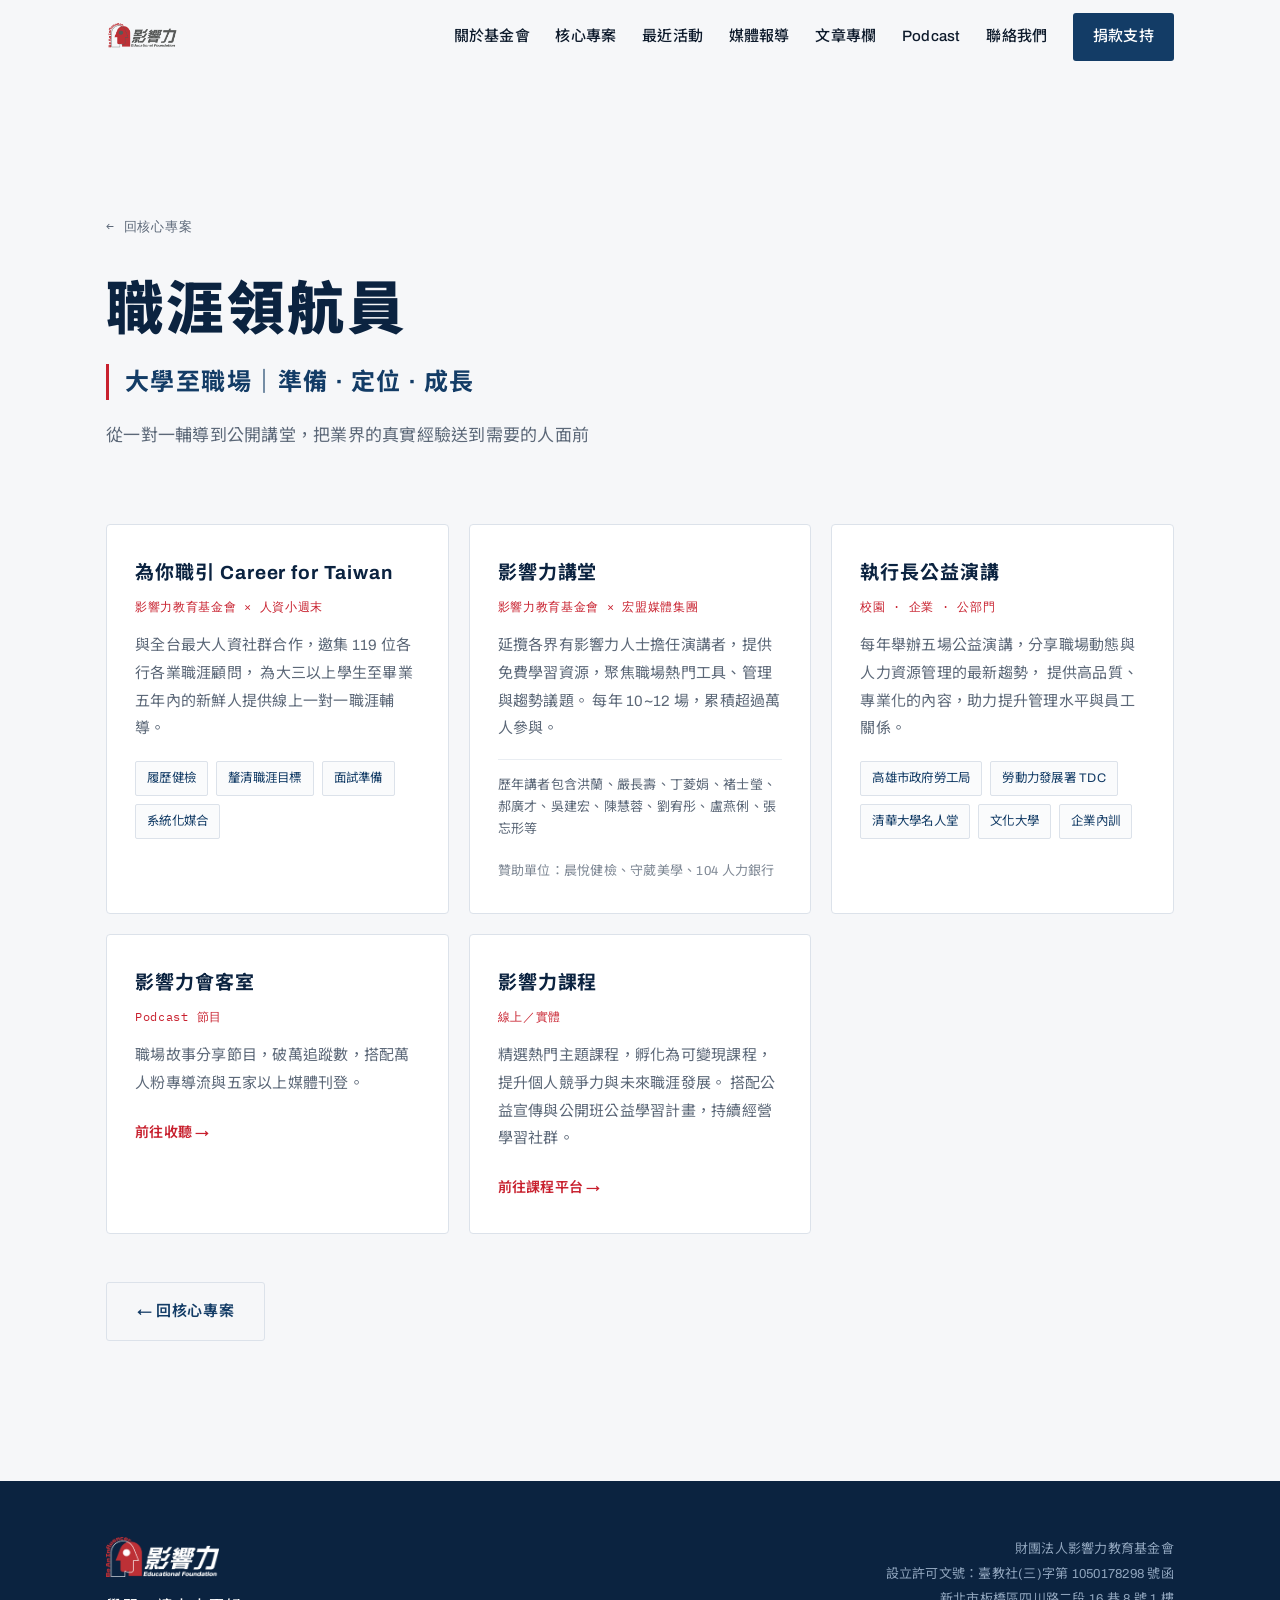
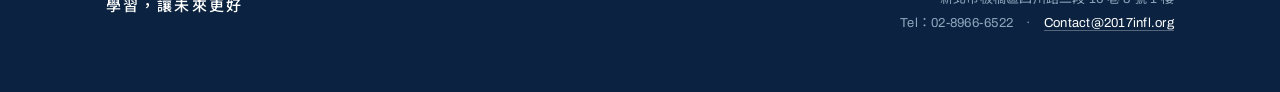
<file: program-career.html>
<!DOCTYPE html>
<html lang="zh-Hant-TW">
<head>
<meta charset="utf-8">
<meta name="viewport" content="width=device-width, initial-scale=1">
<!-- ⚠️ 臨時網址不收錄；正式上線時必須移除這一行 -->
<meta name="robots" content="noindex">
<title>職涯領航員｜影響力教育基金會 Be an Influencer</title>
<meta name="description" content="影響力教育基金會職涯領航員：為你職引 Career for Taiwan 一對一輔導、影響力講堂、執行長公益演講、影響力會客室 Podcast 與影響力課程。">
<link rel="icon" href="./images/logo.png">
<link rel="preconnect" href="https://fonts.googleapis.com">
<link rel="preconnect" href="https://fonts.gstatic.com" crossorigin>
<link href="https://fonts.googleapis.com/css2?family=Archivo:wght@400;500;600;700;800&family=IBM+Plex+Mono:wght@400;500;700&family=Noto+Sans+TC:wght@400;500;700;900&display=swap" rel="stylesheet">
<link rel="stylesheet" href="./style.css">
<script>
document.documentElement.classList.add('has-js');
</script>
</head>
<body>

<a class="skiplink" href="#main">跳到主要內容</a>

<header class="nav" id="nav">
  <div class="nav__inner">
    <a class="nav__brand" href="./index.html" aria-label="影響力教育基金會 首頁">
      <img src="./images/logo.png" alt="影響力教育基金會 Be an Influencer">
    </a>
    <nav class="nav__links" id="navLinks" aria-label="主要導覽">
      <a href="./index.html#about">關於基金會</a>
      <a href="./index.html#programs">核心專案</a>
      <a href="./index.html#events">最近活動</a>
      <a href="./index.html#press">媒體報導</a>
      <a href="./index.html#articles">文章專欄</a>
      <a href="./index.html#podcast">Podcast</a>
      <a href="./index.html#contact">聯絡我們</a>
      <a class="nav__cta" href="./donate.html">捐款支持</a>
    </nav>
    <button class="nav__toggle" id="navToggle" aria-expanded="false" aria-controls="navLinks">
      <span class="nav__toggle-bars" aria-hidden="true"></span>
      <span class="sr-only">開啟選單</span>
    </button>
  </div>
</header>

<main id="main">
<section class="section">
  <div class="wrap">
    <p class="crumb"><a href="./index.html#programs">← 回核心專案</a></p>

    <header class="shead reveal">
      <h2 class="shead__title">職涯領航員</h2>
      <p class="shead__statement">大學至職場｜準備 · 定位 · 成長</p>
      <p class="shead__lead">從一對一輔導到公開講堂，把業界的真實經驗送到需要的人面前</p>
    </header>

    <article class="prog reveal">
      <div class="prog__body prog__body--3">
        <div class="pcard">
          <h4 class="pcard__title" id="card-c4t">為你職引 Career for Taiwan</h4>
          <p class="pcard__partner">影響力教育基金會 × 人資小週末</p>
          <p class="pcard__text">
            與全台最大人資社群合作，邀集 119 位各行各業職涯顧問，
            為大三以上學生至畢業五年內的新鮮人提供線上一對一職涯輔導。
          </p>
          <ul class="chips">
            <li>履歷健檢</li><li>釐清職涯目標</li><li>面試準備</li><li>系統化媒合</li>
          </ul>
        </div>
        <div class="pcard">
          <h4 class="pcard__title" id="card-lecture">影響力講堂</h4>
          <p class="pcard__partner">影響力教育基金會 × 宏盟媒體集團</p>
          <p class="pcard__text">
            延攬各界有影響力人士擔任演講者，提供免費學習資源，聚焦職場熱門工具、管理與趨勢議題。
            每年 10~12 場，累積超過萬人參與。
          </p>
          <p class="pcard__meta">歷年講者包含洪蘭、嚴長壽、丁菱娟、褚士瑩、郝廣才、吳建宏、陳慧蓉、劉宥彤、盧燕俐、張忘形等</p>
          <p class="pcard__meta pcard__meta--quiet">贊助單位：晨悅健檢、守葳美學、104 人力銀行</p>
        </div>
        <div class="pcard">
          <h4 class="pcard__title">執行長公益演講</h4>
          <p class="pcard__partner">校園 · 企業 · 公部門</p>
          <p class="pcard__text">
            每年舉辦五場公益演講，分享職場動態與人力資源管理的最新趨勢，
            提供高品質、專業化的內容，助力提升管理水平與員工關係。
          </p>
          <ul class="chips">
            <li>高雄市政府勞工局</li><li>勞動力發展署 TDC</li><li>清華大學名人堂</li><li>文化大學</li><li>企業內訓</li>
          </ul>
        </div>
        <div class="pcard">
          <h4 class="pcard__title" id="card-room">影響力會客室</h4>
          <p class="pcard__partner">Podcast 節目</p>
          <p class="pcard__text">
            職場故事分享節目，破萬追蹤數，搭配萬人粉專導流與五家以上媒體刊登。
          </p>
          <p class="pcard__link"><a href="./index.html#podcast">前往收聽 →</a></p>
        </div>
        <div class="pcard">
          <h4 class="pcard__title" id="card-course">影響力課程</h4>
          <p class="pcard__partner">線上／實體</p>
          <p class="pcard__text">
            精選熱門主題課程，孵化為可變現課程，提升個人競爭力與未來職涯發展。
            搭配公益宣傳與公開班公益學習計畫，持續經營學習社群。
          </p>
          <p class="pcard__link"><a href="https://school.2017infl.org/" target="_blank" rel="noopener noreferrer">前往課程平台 →</a></p>
        </div>
      </div>
    </article>

    <p class="press__more">
      <a class="btn btn--ghost" href="./index.html#programs">← 回核心專案</a>
    </p>
  </div>
</section>
</main>

<footer class="foot">
  <div class="wrap foot__inner">
    <div class="foot__brand">
      <img src="./images/logo-white.png" alt="影響力教育基金會" class="foot__logo">
      <p class="foot__tagline">學習，讓未來更好</p>
    </div>
    <div class="foot__meta">
      <p>財團法人影響力教育基金會</p>
      <p>設立許可文號：臺教社(三)字第 1050178298 號函</p>
      <p>新北市板橋區四川路二段 16 巷 8 號 1 樓</p>
      <p>Tel：<span class="nowrap">02-8966-6522</span>　·　<a href="mailto:Contact@2017infl.org">Contact@2017infl.org</a></p>
    </div>
  </div>
</footer>

<script src="./script.js"></script>
</body>
</html>
</file>
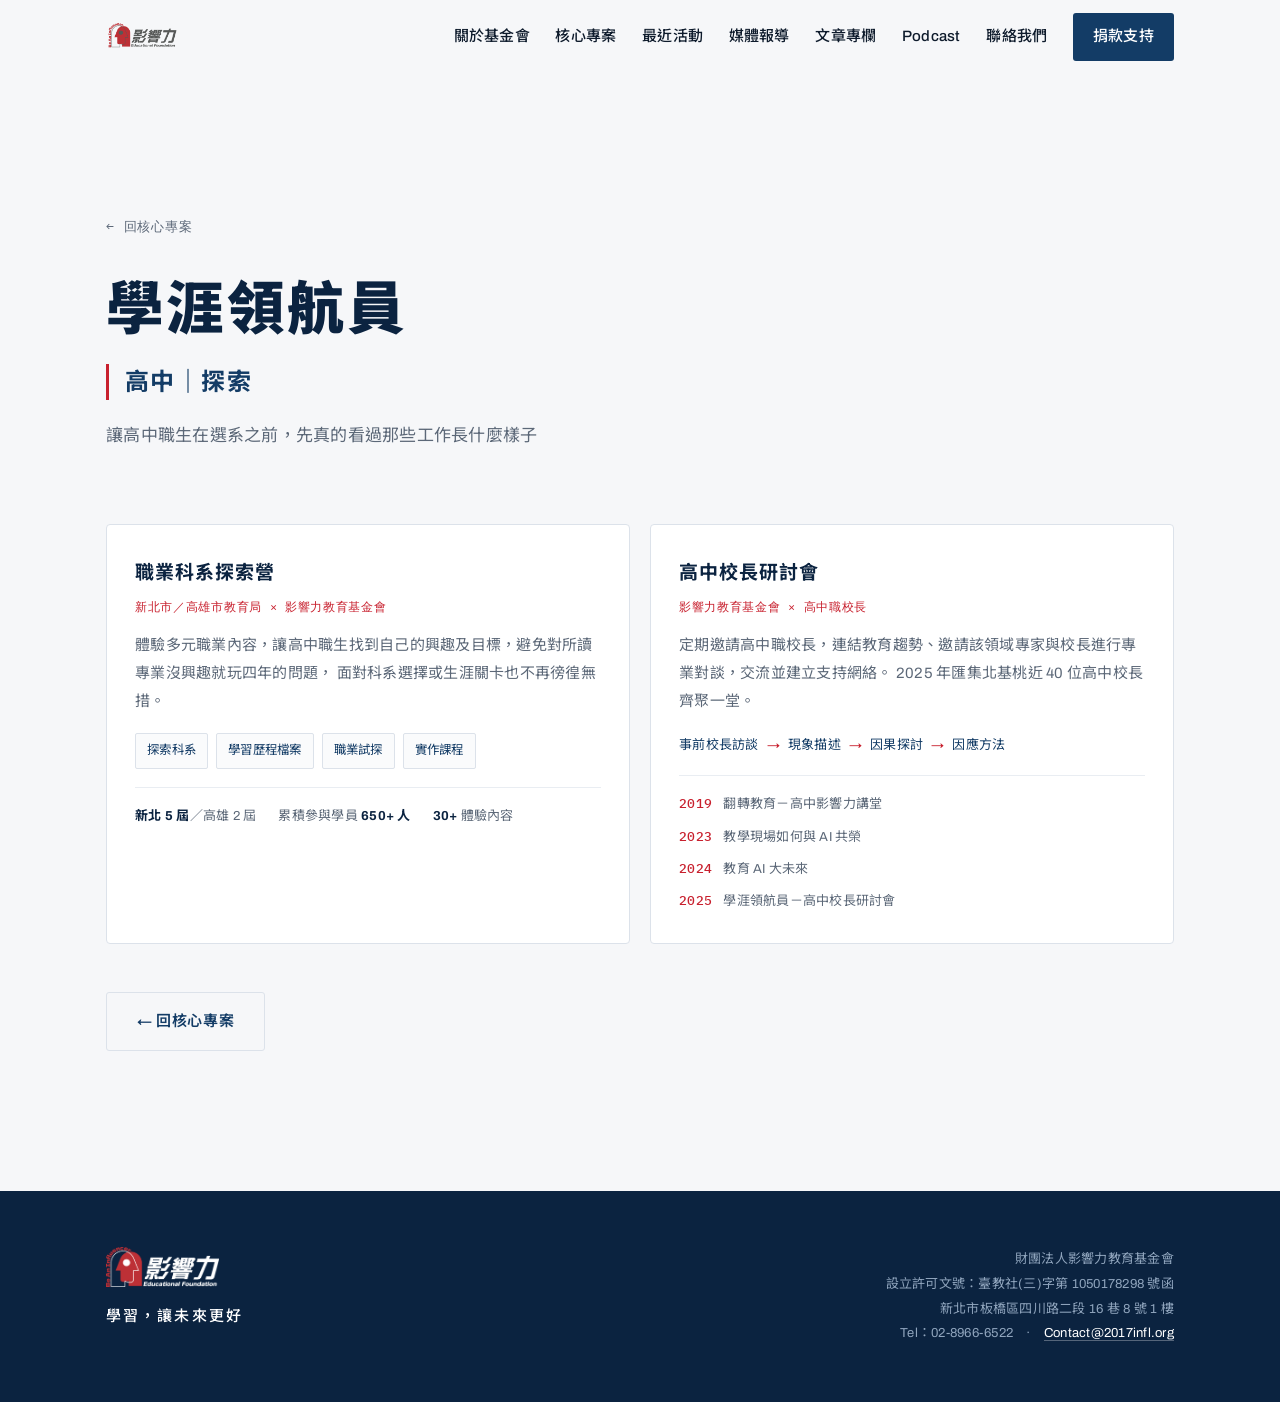
<file: program-explore.html>
<!DOCTYPE html>
<html lang="zh-Hant-TW">
<head>
<meta charset="utf-8">
<meta name="viewport" content="width=device-width, initial-scale=1">
<!-- ⚠️ 臨時網址不收錄；正式上線時必須移除這一行 -->
<meta name="robots" content="noindex">
<title>學涯領航員｜影響力教育基金會 Be an Influencer</title>
<meta name="description" content="影響力教育基金會學涯領航員：與新北市、高雄市教育局合作的職業科系探索營，以及高中校長研討會。累積參與學員 650+ 人。">
<link rel="icon" href="./images/logo.png">
<link rel="preconnect" href="https://fonts.googleapis.com">
<link rel="preconnect" href="https://fonts.gstatic.com" crossorigin>
<link href="https://fonts.googleapis.com/css2?family=Archivo:wght@400;500;600;700;800&family=IBM+Plex+Mono:wght@400;500;700&family=Noto+Sans+TC:wght@400;500;700;900&display=swap" rel="stylesheet">
<link rel="stylesheet" href="./style.css">
<script>
document.documentElement.classList.add('has-js');
</script>
</head>
<body>

<a class="skiplink" href="#main">跳到主要內容</a>

<header class="nav" id="nav">
  <div class="nav__inner">
    <a class="nav__brand" href="./index.html" aria-label="影響力教育基金會 首頁">
      <img src="./images/logo.png" alt="影響力教育基金會 Be an Influencer">
    </a>
    <nav class="nav__links" id="navLinks" aria-label="主要導覽">
      <a href="./index.html#about">關於基金會</a>
      <a href="./index.html#programs">核心專案</a>
      <a href="./index.html#events">最近活動</a>
      <a href="./index.html#press">媒體報導</a>
      <a href="./index.html#articles">文章專欄</a>
      <a href="./index.html#podcast">Podcast</a>
      <a href="./index.html#contact">聯絡我們</a>
      <a class="nav__cta" href="./donate.html">捐款支持</a>
    </nav>
    <button class="nav__toggle" id="navToggle" aria-expanded="false" aria-controls="navLinks">
      <span class="nav__toggle-bars" aria-hidden="true"></span>
      <span class="sr-only">開啟選單</span>
    </button>
  </div>
</header>

<main id="main">
<section class="section">
  <div class="wrap">
    <p class="crumb"><a href="./index.html#programs">← 回核心專案</a></p>

    <header class="shead reveal">
      <h2 class="shead__title">學涯領航員</h2>
      <p class="shead__statement">高中｜探索</p>
      <p class="shead__lead">讓高中職生在選系之前，先真的看過那些工作長什麼樣子</p>
    </header>

    <article class="prog reveal" id="prog-explore">
      <div class="prog__body">
        <div class="pcard">
          <h4 class="pcard__title">職業科系探索營</h4>
          <p class="pcard__partner">新北市／高雄市教育局 × 影響力教育基金會</p>
          <p class="pcard__text">
            體驗多元職業內容，讓高中職生找到自己的興趣及目標，避免對所讀專業沒興趣就玩四年的問題，
            面對科系選擇或生涯關卡也不再徬徨無措。
          </p>
          <ul class="chips">
            <li>探索科系</li><li>學習歷程檔案</li><li>職業試探</li><li>實作課程</li>
          </ul>
          <ul class="facts">
            <li><b>新北 5 屆</b>／高雄 2 屆</li>
            <li>累積參與學員 <b>650+ 人</b></li>
            <li><b>30+</b> 體驗內容</li>
          </ul>
        </div>
        <div class="pcard">
          <h4 class="pcard__title">高中校長研討會</h4>
          <p class="pcard__partner">影響力教育基金會 × 高中職校長</p>
          <p class="pcard__text">
            定期邀請高中職校長，連結教育趨勢、邀請該領域專家與校長進行專業對談，交流並建立支持網絡。
            2025 年匯集北基桃近 40 位高中校長齊聚一堂。
          </p>
          <ol class="flow">
            <li>事前校長訪談</li><li>現象描述</li><li>因果探討</li><li>因應方法</li>
          </ol>
          <ul class="facts facts--wide">
            <li><b>2019</b> 翻轉教育－高中影響力講堂</li>
            <li><b>2023</b> 教學現場如何與 AI 共榮</li>
            <li><b>2024</b> 教育 AI 大未來</li>
            <li><b>2025</b> 學涯領航員－高中校長研討會</li>
          </ul>
        </div>
      </div>
    </article>

    <p class="press__more">
      <a class="btn btn--ghost" href="./index.html#programs">← 回核心專案</a>
    </p>
  </div>
</section>
</main>

<footer class="foot">
  <div class="wrap foot__inner">
    <div class="foot__brand">
      <img src="./images/logo-white.png" alt="影響力教育基金會" class="foot__logo">
      <p class="foot__tagline">學習，讓未來更好</p>
    </div>
    <div class="foot__meta">
      <p>財團法人影響力教育基金會</p>
      <p>設立許可文號：臺教社(三)字第 1050178298 號函</p>
      <p>新北市板橋區四川路二段 16 巷 8 號 1 樓</p>
      <p>Tel：<span class="nowrap">02-8966-6522</span>　·　<a href="mailto:Contact@2017infl.org">Contact@2017infl.org</a></p>
    </div>
  </div>
</footer>

<script src="./script.js"></script>
</body>
</html>
</file>
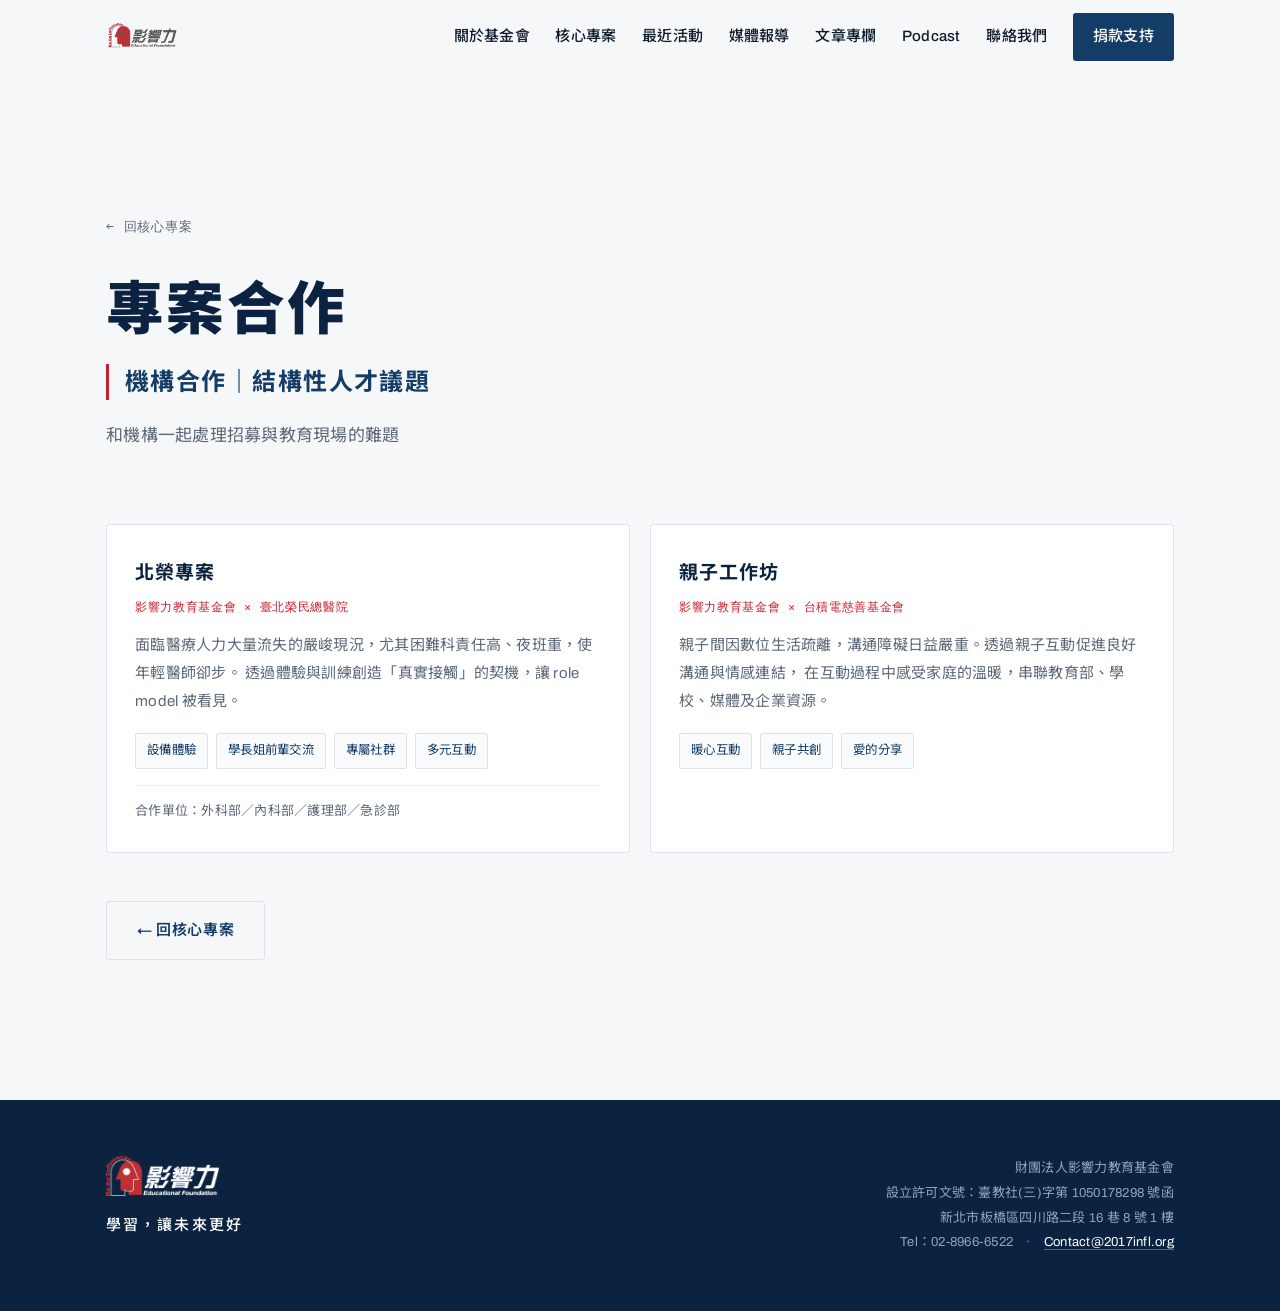
<file: program-partnership.html>
<!DOCTYPE html>
<html lang="zh-Hant-TW">
<head>
<meta charset="utf-8">
<meta name="viewport" content="width=device-width, initial-scale=1">
<!-- ⚠️ 臨時網址不收錄；正式上線時必須移除這一行 -->
<meta name="robots" content="noindex">
<title>專案合作｜影響力教育基金會 Be an Influencer</title>
<meta name="description" content="影響力教育基金會與臺北榮民總醫院的北榮專案、與台積電慈善基金會的親子工作坊。">
<link rel="icon" href="./images/logo.png">
<link rel="preconnect" href="https://fonts.googleapis.com">
<link rel="preconnect" href="https://fonts.gstatic.com" crossorigin>
<link href="https://fonts.googleapis.com/css2?family=Archivo:wght@400;500;600;700;800&family=IBM+Plex+Mono:wght@400;500;700&family=Noto+Sans+TC:wght@400;500;700;900&display=swap" rel="stylesheet">
<link rel="stylesheet" href="./style.css">
<script>
document.documentElement.classList.add('has-js');
</script>
</head>
<body>

<a class="skiplink" href="#main">跳到主要內容</a>

<header class="nav" id="nav">
  <div class="nav__inner">
    <a class="nav__brand" href="./index.html" aria-label="影響力教育基金會 首頁">
      <img src="./images/logo.png" alt="影響力教育基金會 Be an Influencer">
    </a>
    <nav class="nav__links" id="navLinks" aria-label="主要導覽">
      <a href="./index.html#about">關於基金會</a>
      <a href="./index.html#programs">核心專案</a>
      <a href="./index.html#events">最近活動</a>
      <a href="./index.html#press">媒體報導</a>
      <a href="./index.html#articles">文章專欄</a>
      <a href="./index.html#podcast">Podcast</a>
      <a href="./index.html#contact">聯絡我們</a>
      <a class="nav__cta" href="./donate.html">捐款支持</a>
    </nav>
    <button class="nav__toggle" id="navToggle" aria-expanded="false" aria-controls="navLinks">
      <span class="nav__toggle-bars" aria-hidden="true"></span>
      <span class="sr-only">開啟選單</span>
    </button>
  </div>
</header>

<main id="main">
<section class="section">
  <div class="wrap">
    <p class="crumb"><a href="./index.html#programs">← 回核心專案</a></p>

    <header class="shead reveal">
      <h2 class="shead__title">專案合作</h2>
      <p class="shead__statement">機構合作｜結構性人才議題</p>
      <p class="shead__lead">和機構一起處理招募與教育現場的難題</p>
    </header>

    <article class="prog reveal">
      <div class="prog__body">
        <div class="pcard">
          <h4 class="pcard__title">北榮專案</h4>
          <p class="pcard__partner">影響力教育基金會 × 臺北榮民總醫院</p>
          <p class="pcard__text">
            面臨醫療人力大量流失的嚴峻現況，尤其困難科責任高、夜班重，使年輕醫師卻步。
            透過體驗與訓練創造「真實接觸」的契機，讓 role model 被看見。
          </p>
          <ul class="chips">
            <li>設備體驗</li><li>學長姐前輩交流</li><li>專屬社群</li><li>多元互動</li>
          </ul>
          <p class="pcard__meta">合作單位：外科部／內科部／護理部／急診部</p>
        </div>
        <div class="pcard">
          <h4 class="pcard__title">親子工作坊</h4>
          <p class="pcard__partner">影響力教育基金會 × 台積電慈善基金會</p>
          <p class="pcard__text">
            親子間因數位生活疏離，溝通障礙日益嚴重。透過親子互動促進良好溝通與情感連結，
            在互動過程中感受家庭的溫暖，串聯教育部、學校、媒體及企業資源。
          </p>
          <ul class="chips">
            <li>暖心互動</li><li>親子共創</li><li>愛的分享</li>
          </ul>
        </div>
      </div>
    </article>

    <p class="press__more">
      <a class="btn btn--ghost" href="./index.html#programs">← 回核心專案</a>
    </p>
  </div>
</section>
</main>

<footer class="foot">
  <div class="wrap foot__inner">
    <div class="foot__brand">
      <img src="./images/logo-white.png" alt="影響力教育基金會" class="foot__logo">
      <p class="foot__tagline">學習，讓未來更好</p>
    </div>
    <div class="foot__meta">
      <p>財團法人影響力教育基金會</p>
      <p>設立許可文號：臺教社(三)字第 1050178298 號函</p>
      <p>新北市板橋區四川路二段 16 巷 8 號 1 樓</p>
      <p>Tel：<span class="nowrap">02-8966-6522</span>　·　<a href="mailto:Contact@2017infl.org">Contact@2017infl.org</a></p>
    </div>
  </div>
</footer>

<script src="./script.js"></script>
</body>
</html>
</file>
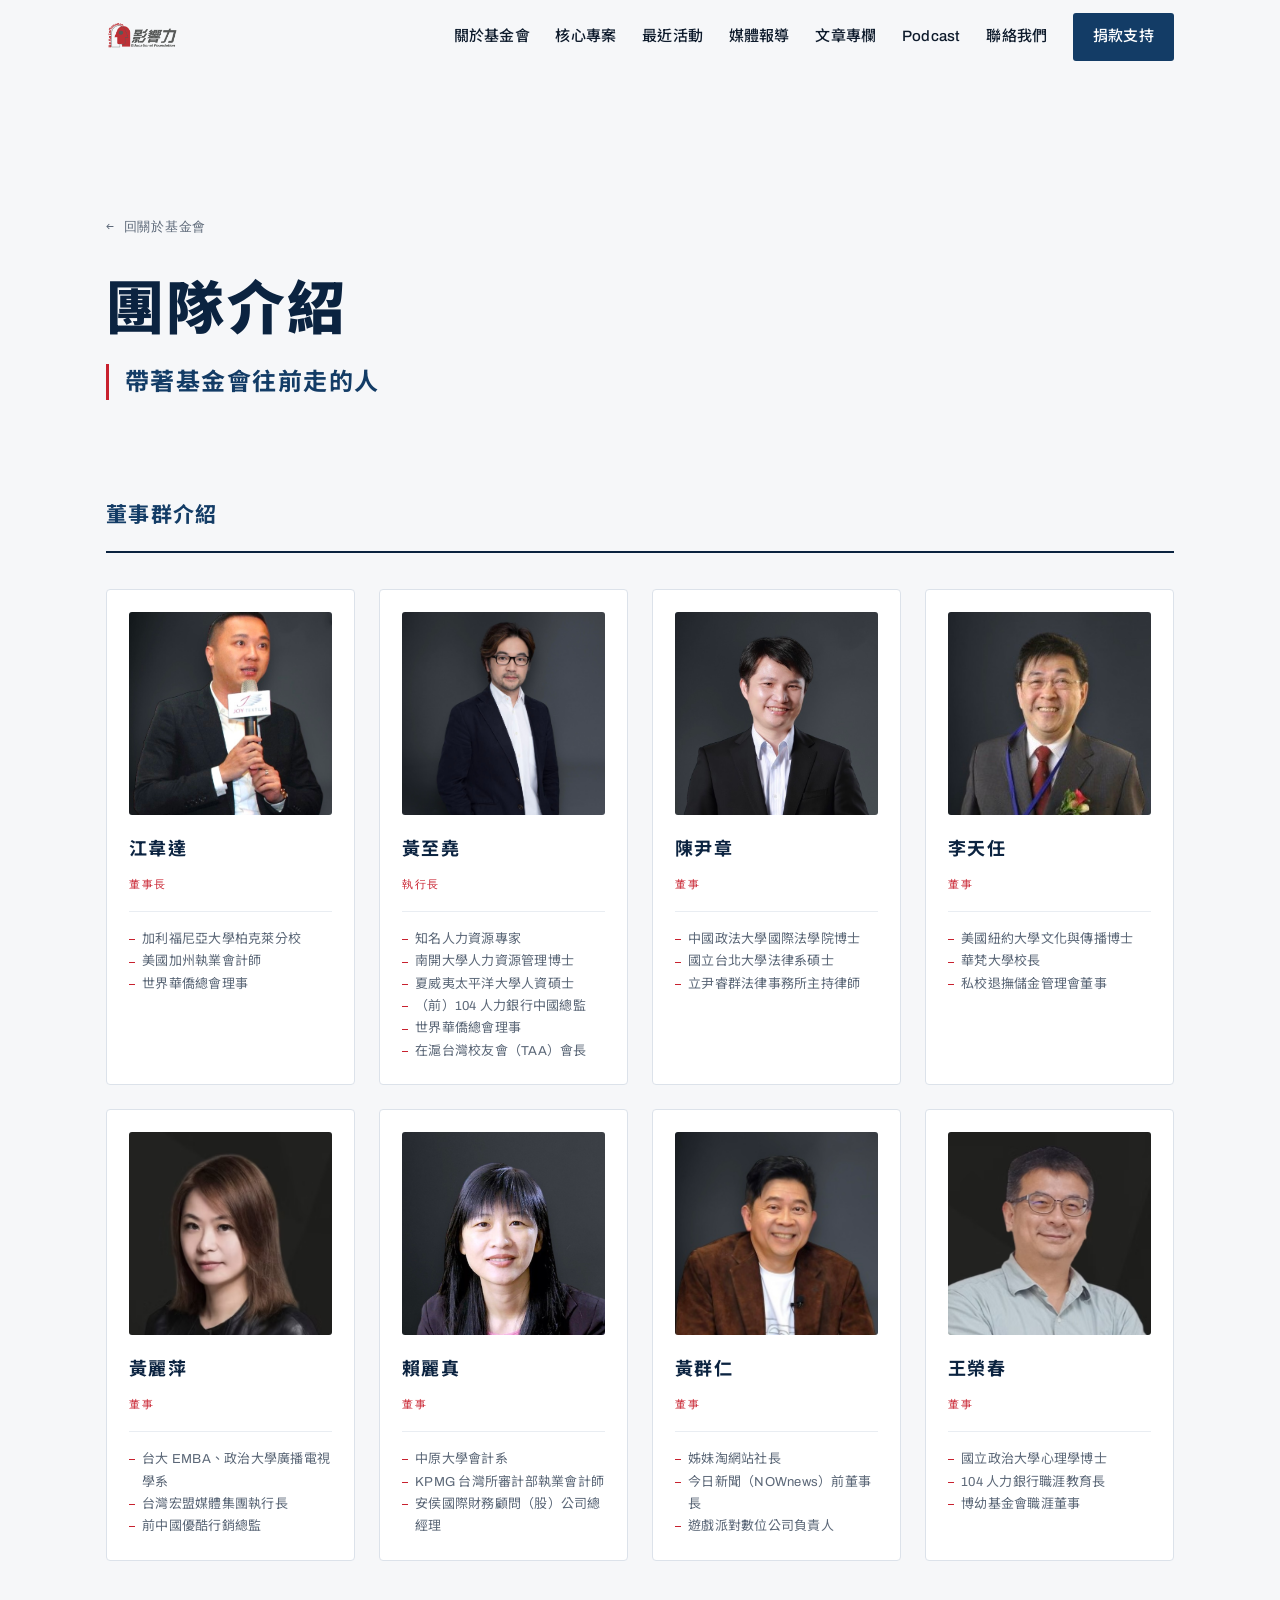
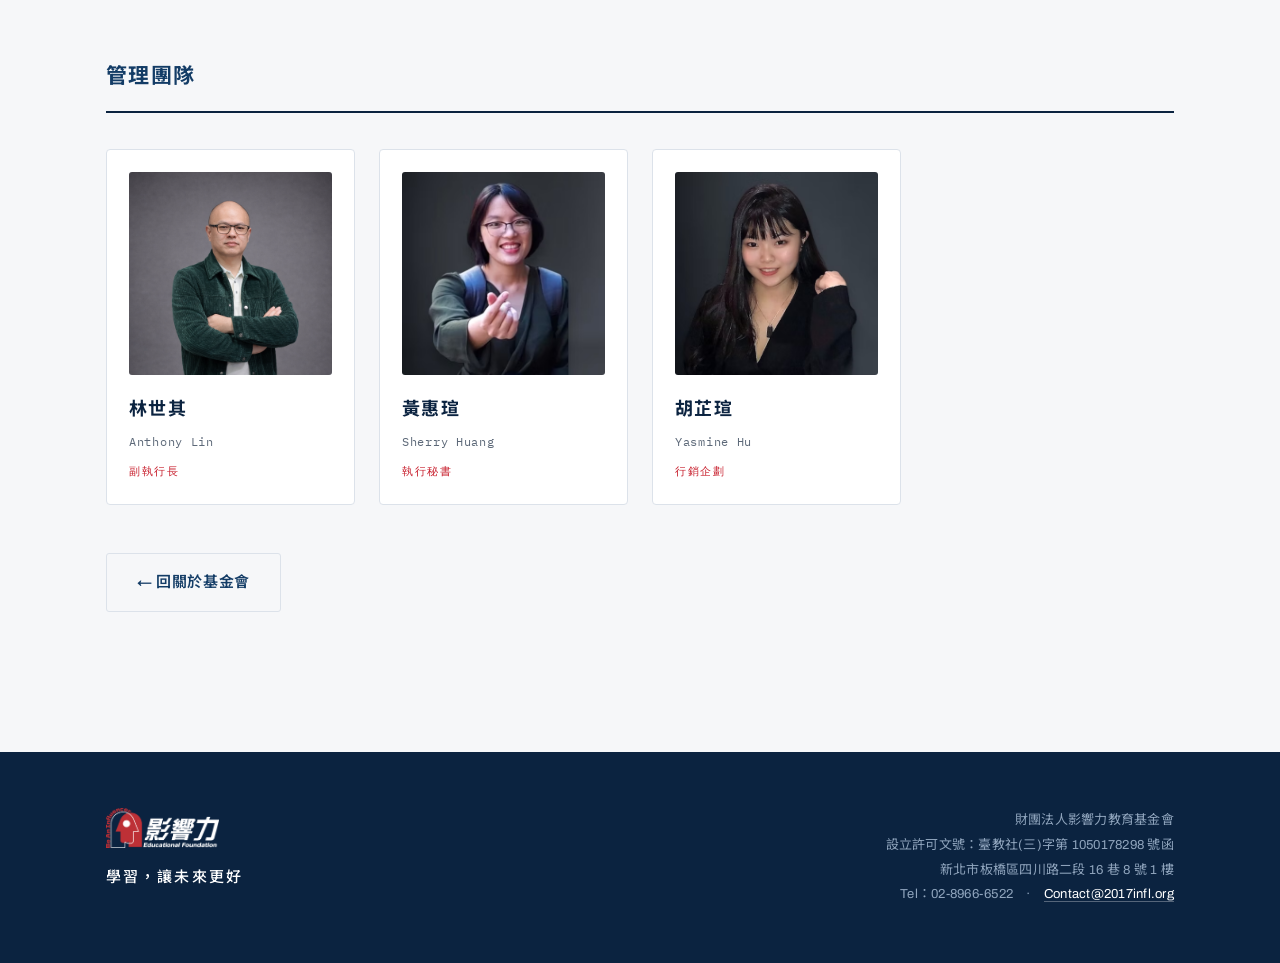
<file: team.html>
<!DOCTYPE html>
<html lang="zh-Hant-TW">
<head>
<meta charset="utf-8">
<meta name="viewport" content="width=device-width, initial-scale=1">
<!-- ⚠️ 臨時網址不收錄；正式上線時必須移除這一行 -->
<meta name="robots" content="noindex">
<title>團隊介紹｜影響力教育基金會 Be an Influencer</title>
<meta name="description" content="影響力教育基金會的董事群與管理團隊介紹，包含董事長江韋達、執行長黃至堯及八位董事的學經歷。">
<link rel="icon" href="./images/logo.png">
<link rel="preconnect" href="https://fonts.googleapis.com">
<link rel="preconnect" href="https://fonts.gstatic.com" crossorigin>
<link href="https://fonts.googleapis.com/css2?family=Archivo:wght@400;500;600;700;800&family=IBM+Plex+Mono:wght@400;500;700&family=Noto+Sans+TC:wght@400;500;700;900&display=swap" rel="stylesheet">
<link rel="stylesheet" href="./style.css">
<script>
document.documentElement.classList.add('has-js');
</script>
</head>
<body>

<a class="skiplink" href="#main">跳到主要內容</a>

<header class="nav" id="nav">
  <div class="nav__inner">
    <a class="nav__brand" href="./index.html" aria-label="影響力教育基金會 首頁">
      <img src="./images/logo.png" alt="影響力教育基金會 Be an Influencer">
    </a>
    <nav class="nav__links" id="navLinks" aria-label="主要導覽">
      <a href="./index.html#about">關於基金會</a>
      <a href="./index.html#programs">核心專案</a>
      <a href="./index.html#events">最近活動</a>
      <a href="./index.html#press">媒體報導</a>
      <a href="./index.html#articles">文章專欄</a>
      <a href="./index.html#podcast">Podcast</a>
      <a href="./index.html#contact">聯絡我們</a>
      <a class="nav__cta" href="./donate.html">捐款支持</a>
    </nav>
    <button class="nav__toggle" id="navToggle" aria-expanded="false" aria-controls="navLinks">
      <span class="nav__toggle-bars" aria-hidden="true"></span>
      <span class="sr-only">開啟選單</span>
    </button>
  </div>
</header>

<main id="main">
<section class="section">
  <div class="wrap">
    <p class="crumb"><a href="./index.html#about">← 回關於基金會</a></p>

    <header class="shead reveal">
      <h2 class="shead__title">團隊介紹</h2>
      <p class="shead__statement">帶著基金會往前走的人</p>
    </header>

    <div class="sub" id="board">
      <h3 class="sub__title reveal">董事群介紹</h3>
      <div class="people">
        <article class="person reveal">
          <img class="person__photo" src="./images/team-chiang.jpg" alt="江韋達 董事長" loading="lazy">
          <h4 class="person__name">江韋達<span class="person__role">董事長</span></h4>
          <button class="person__toggle" type="button" aria-expanded="false" aria-controls="cv-chiang"><span class="sr-only">學經歷</span></button>
          <ul class="person__cv" id="cv-chiang">
            <li>加利福尼亞大學柏克萊分校</li>
            <li>美國加州執業會計師</li>
            <li>世界華僑總會理事</li>
          </ul>
        </article>
        <article class="person reveal">
          <img class="person__photo" src="./images/team-huangzy.jpg" alt="黃至堯 執行長" loading="lazy">
          <h4 class="person__name">黃至堯<span class="person__role">執行長</span></h4>
          <button class="person__toggle" type="button" aria-expanded="false" aria-controls="cv-huangzy"><span class="sr-only">學經歷</span></button>
          <ul class="person__cv" id="cv-huangzy">
            <li>知名人力資源專家</li>
            <li>南開大學人力資源管理博士</li>
            <li>夏威夷太平洋大學人資碩士</li>
            <li>（前）104 人力銀行中國總監</li>
            <li>世界華僑總會理事</li>
            <li>在滬台灣校友會（TAA）會長</li>
          </ul>
        </article>
        <article class="person reveal">
          <img class="person__photo" src="./images/team-chen.jpg" alt="陳尹章 董事" loading="lazy">
          <h4 class="person__name">陳尹章<span class="person__role">董事</span></h4>
          <button class="person__toggle" type="button" aria-expanded="false" aria-controls="cv-chen"><span class="sr-only">學經歷</span></button>
          <ul class="person__cv" id="cv-chen">
            <li>中國政法大學國際法學院博士</li>
            <li>國立台北大學法律系碩士</li>
            <li>立尹睿群法律事務所主持律師</li>
          </ul>
        </article>
        <article class="person reveal">
          <img class="person__photo" src="./images/team-li.jpg" alt="李天任 董事" loading="lazy">
          <h4 class="person__name">李天任<span class="person__role">董事</span></h4>
          <button class="person__toggle" type="button" aria-expanded="false" aria-controls="cv-li"><span class="sr-only">學經歷</span></button>
          <ul class="person__cv" id="cv-li">
            <li>美國紐約大學文化與傳播博士</li>
            <li>華梵大學校長</li>
            <li>私校退撫儲金管理會董事</li>
          </ul>
        </article>
        <article class="person reveal">
          <img class="person__photo" src="./images/team-huanglp.avif" alt="黃麗萍 董事" loading="lazy">
          <h4 class="person__name">黃麗萍<span class="person__role">董事</span></h4>
          <button class="person__toggle" type="button" aria-expanded="false" aria-controls="cv-huanglp"><span class="sr-only">學經歷</span></button>
          <ul class="person__cv" id="cv-huanglp">
            <li>台大 EMBA、政治大學廣播電視學系</li>
            <li>台灣宏盟媒體集團執行長</li>
            <li>前中國優酷行銷總監</li>
          </ul>
        </article>
        <article class="person reveal">
          <img class="person__photo" src="./images/team-lai.jpg" alt="賴麗真 董事" loading="lazy">
          <h4 class="person__name">賴麗真<span class="person__role">董事</span></h4>
          <button class="person__toggle" type="button" aria-expanded="false" aria-controls="cv-lai"><span class="sr-only">學經歷</span></button>
          <ul class="person__cv" id="cv-lai">
            <li>中原大學會計系</li>
            <li>KPMG 台灣所審計部執業會計師</li>
            <li>安侯國際財務顧問（股）公司總經理</li>
          </ul>
        </article>
        <article class="person reveal">
          <img class="person__photo" src="./images/team-huangqr.jpg" alt="黃群仁 董事" loading="lazy">
          <h4 class="person__name">黃群仁<span class="person__role">董事</span></h4>
          <button class="person__toggle" type="button" aria-expanded="false" aria-controls="cv-huangqr"><span class="sr-only">學經歷</span></button>
          <ul class="person__cv" id="cv-huangqr">
            <li>姊妹淘網站社長</li>
            <li>今日新聞（NOWnews）前董事長</li>
            <li>遊戲派對數位公司負責人</li>
          </ul>
        </article>
        <article class="person reveal">
          <img class="person__photo" src="./images/team-wang.avif" alt="王榮春 董事" loading="lazy">
          <h4 class="person__name">王榮春<span class="person__role">董事</span></h4>
          <button class="person__toggle" type="button" aria-expanded="false" aria-controls="cv-wang"><span class="sr-only">學經歷</span></button>
          <ul class="person__cv" id="cv-wang">
            <li>國立政治大學心理學博士</li>
            <li>104 人力銀行職涯教育長</li>
            <li>博幼基金會職涯董事</li>
          </ul>
        </article>
      </div>
    </div>

    <div class="sub" id="team">
      <h3 class="sub__title reveal">管理團隊</h3>
      <div class="people people--staff">
        <article class="person person--staff reveal">
          <img class="person__photo" src="./images/team-lin.jpg" alt="林世其 副執行長" loading="lazy">
          <h4 class="person__name">林世其<span class="person__en">Anthony Lin</span><span class="person__role">副執行長</span></h4>
        </article>
        <article class="person person--staff reveal">
          <img class="person__photo" src="./images/team-sherry.avif" alt="黃惠瑄 執行秘書" loading="lazy">
          <h4 class="person__name">黃惠瑄<span class="person__en">Sherry Huang</span><span class="person__role">執行秘書</span></h4>
        </article>
        <article class="person person--staff reveal">
          <img class="person__photo" src="./images/team-yasmine.avif" alt="胡芷瑄 行銷企劃" loading="lazy">
          <h4 class="person__name">胡芷瑄<span class="person__en">Yasmine Hu</span><span class="person__role">行銷企劃</span></h4>
        </article>
      </div>
    </div>

    <p class="press__more">
      <a class="btn btn--ghost" href="./index.html#about">← 回關於基金會</a>
    </p>
  </div>
</section>
</main>

<footer class="foot">
  <div class="wrap foot__inner">
    <div class="foot__brand">
      <img src="./images/logo-white.png" alt="影響力教育基金會" class="foot__logo">
      <p class="foot__tagline">學習，讓未來更好</p>
    </div>
    <div class="foot__meta">
      <p>財團法人影響力教育基金會</p>
      <p>設立許可文號：臺教社(三)字第 1050178298 號函</p>
      <p>新北市板橋區四川路二段 16 巷 8 號 1 樓</p>
      <p>Tel：<span class="nowrap">02-8966-6522</span>　·　<a href="mailto:Contact@2017infl.org">Contact@2017infl.org</a></p>
    </div>
  </div>
</footer>

<script src="./script.js"></script>
</body>
</html>
</file>
<file: style.css>
/* ═══════════════════════════════════════════════
   影響力教育基金會 Be an Influencer
   淺色底 · 深藍為骨 · 品牌紅只在關鍵處出現
   ═══════════════════════════════════════════════ */

:root{
  --paper:      #F6F7F9;
  --card:       #FFFFFF;
  --ink:        #0E1B2C;
  --navy:       #133C66;
  --navy-deep:  #0B2340;
  --red:        #C8202E;
  --red-soft:   #F4DDDF;
  --muted:      #5C6878;
  --rule:       #DCE2EA;
  --rule-soft:  #E9EDF2;

  --wrap: 1180px;
  --gut: clamp(20px, 5vw, 56px);

  --f-disp: 'Archivo', 'Noto Sans TC', system-ui, sans-serif;
  --f-body: 'Archivo', 'Noto Sans TC', system-ui, sans-serif;
  --f-mono: 'IBM Plex Mono', ui-monospace, monospace;

  --ease: cubic-bezier(.22,.61,.36,1);
}

*,*::before,*::after{ box-sizing:border-box; }

/* scroll-padding-top 要大於導覽列高度（74px），跳轉落點才不會被蓋住。
   數值與 script.js 的 HASH_OFFSET 必須一致。 */
html{ scroll-behavior:smooth; scroll-padding-top:96px; -webkit-text-size-adjust:100%; }

body{
  margin:0;
  background:var(--paper);
  color:var(--ink);
  font-family:var(--f-body);
  font-size:17px;
  line-height:1.85;
  letter-spacing:.015em;
  -webkit-font-smoothing:antialiased;
}

img{ max-width:100%; display:block; }
a{ color:inherit; }

.sr-only{
  position:absolute; width:1px; height:1px; padding:0; margin:-1px;
  overflow:hidden; clip:rect(0 0 0 0); white-space:nowrap; border:0;
}

/* 電話號碼裡的連字號會被當成斷行點，窄螢幕就會拆成「02-8966-」「6522」 */
.nowrap{ white-space:nowrap; }

.skiplink{
  position:absolute; left:-9999px; top:0; z-index:200;
  background:var(--navy); color:#fff; padding:12px 20px; text-decoration:none;
}
.skiplink:focus{ left:0; }

:focus-visible{ outline:2px solid var(--red); outline-offset:3px; border-radius:2px; }

.wrap{ width:100%; max-width:var(--wrap); margin-inline:auto; padding-inline:var(--gut); }

/* ─── 共用元件 ─────────────────────────────── */

/* 目前全站只有 Hero 的機構全名在用 */
.eyebrow{
  font-size:clamp(1rem,1.6vw,1.1875rem);
  font-weight:700;
  letter-spacing:.16em;
  color:var(--red);
  margin:0 0 22px;
}

.btn{
  display:inline-flex; align-items:center; justify-content:center;
  padding:15px 30px;
  font-family:var(--f-disp);
  font-size:.9375rem; font-weight:600; letter-spacing:.04em;
  text-decoration:none; border-radius:3px;
  border:1px solid transparent;
  transition:background .25s var(--ease), color .25s var(--ease),
             border-color .25s var(--ease), transform .25s var(--ease);
}
.btn--solid{ background:var(--red); color:#fff; }
.btn--solid:hover{ background:#A81724; transform:translateY(-2px); }
.btn--ghost{ border-color:var(--rule); color:var(--navy); background:transparent; }
.btn--ghost:hover{ border-color:var(--navy); background:#fff; transform:translateY(-2px); }

/* ─── 導覽列 ───────────────────────────────── */

/* 不使用 backdrop-filter：視覺效果有限，但會在部分瀏覽器造成
   sticky 元素的重繪殘影。改用接近不透明的實色背景。 */
.nav{
  position:sticky; top:0; z-index:100;
  background:var(--paper);
  border-bottom:1px solid transparent;
  transition:border-color .3s var(--ease), box-shadow .3s var(--ease);
}
.nav.is-stuck{
  border-bottom-color:var(--rule);
  box-shadow:0 6px 20px -18px rgba(11,35,64,.5);
}

.nav__inner{
  max-width:var(--wrap); margin-inline:auto; padding:0 var(--gut);
  height:74px; display:flex; align-items:center; justify-content:space-between; gap:24px;
}
.nav__brand{ display:flex; align-items:center; flex-shrink:0; }
.nav__brand img{ height:34px; width:auto; }

.nav__links{ display:flex; align-items:center; gap:clamp(14px,2vw,28px); }
.nav__links a{
  font-size:.9375rem; font-weight:500; text-decoration:none; color:var(--ink);
  position:relative; padding:6px 0; white-space:nowrap;
  transition:color .2s var(--ease);
}
.nav__links a::after{
  content:''; position:absolute; left:0; bottom:0; height:2px; width:100%;
  background:var(--red); transform:scaleX(0); transform-origin:left;
  transition:transform .3s var(--ease);
}
.nav__links a:hover{ color:var(--red); }
.nav__links a:hover::after{ transform:scaleX(1); }

.nav__cta{
  background:var(--navy); color:#fff !important; padding:10px 20px !important;
  border-radius:3px; font-weight:600;
}
.nav__cta::after{ display:none; }
.nav__cta:hover{ background:var(--red); }

.nav__toggle{
  display:none; width:44px; height:44px; padding:0;
  background:none; border:1px solid var(--rule); border-radius:3px; cursor:pointer;
}
.nav__toggle-bars,
.nav__toggle-bars::before,
.nav__toggle-bars::after{
  display:block; width:18px; height:1.5px; background:var(--ink);
  margin-inline:auto; transition:transform .3s var(--ease), opacity .2s var(--ease);
}
.nav__toggle-bars{ position:relative; }
.nav__toggle-bars::before{ content:''; position:absolute; top:-6px; }
.nav__toggle-bars::after{ content:''; position:absolute; top:6px; }
.nav__toggle[aria-expanded="true"] .nav__toggle-bars{ background:transparent; }
.nav__toggle[aria-expanded="true"] .nav__toggle-bars::before{ transform:translateY(6px) rotate(45deg); }
.nav__toggle[aria-expanded="true"] .nav__toggle-bars::after{ transform:translateY(-6px) rotate(-45deg); }

/* ─── 開頭 ─────────────────────────────────── */

.hero{ padding-top:clamp(64px,10vw,120px); padding-bottom:clamp(48px,7vw,88px); }

.hero__grid{ max-width:960px; }

.hero__eyebrow{
  opacity:0; transform:translateY(12px);
  animation:rise .8s var(--ease) .1s forwards;
}

.hero__title{ margin:0 0 clamp(38px,5vw,56px); }

.hero__en{
  display:block;
  font-family:var(--f-disp);
  font-size:clamp(3.2rem,10vw,7.5rem);
  font-weight:800;
  line-height:.92;
  letter-spacing:-.035em;
  color:var(--navy-deep);
  opacity:0; transform:translateY(24px);
  animation:rise 1s var(--ease) .2s forwards;
}
.hero__en em{ font-style:normal; color:var(--red); }

.hero__zh{
  display:block;
  margin-top:clamp(16px,2.5vw,26px);
  font-size:clamp(1.35rem,3.4vw,2.15rem);
  font-weight:700;
  letter-spacing:.12em;
  color:var(--navy);
  opacity:0; transform:translateY(20px);
  animation:rise 1s var(--ease) .38s forwards;
}

.hero__lead{
  max-width:62ch; margin:0 0 38px;
  font-size:clamp(1rem,1.4vw,1.125rem);
  color:var(--muted);
  opacity:0; transform:translateY(18px);
  animation:rise 1s var(--ease) .52s forwards;
}

.hero__actions{
  display:flex; flex-wrap:wrap; gap:14px;
  opacity:0; transform:translateY(16px);
  animation:rise 1s var(--ease) .66s forwards;
}

@keyframes rise{ to{ opacity:1; transform:none; } }

/* ─── 生涯階段軸線（signature） ─────────────── */

.axis{ margin-top:clamp(56px,9vw,110px); }

.axis__caption{
  font-size:.9375rem; font-weight:700; letter-spacing:.14em;
  color:var(--navy-deep); margin:0 0 26px;
  opacity:0; animation:rise 1s var(--ease) .8s forwards;
}

/* 橫向捲動容器：窄螢幕也維持橫向，捲動只發生在軸線內部 */
.axis__scroll{
  overflow-x:auto; overflow-y:hidden;
  padding-bottom:6px; margin-inline:calc(var(--gut) * -1); padding-inline:var(--gut);
  scrollbar-width:thin;
}

.axis__track{
  list-style:none; margin:0; padding:0;
  display:grid; grid-template-columns:repeat(4,minmax(215px,1fr));
  gap:0; position:relative;
  /* 同上：盒子要撐到內容寬度，軸線才會畫滿四個階段 */
  width:max-content; min-width:100%;
  /* 起點已經移到第一個圓點，靜止狀態就是 0%（線從「探索」開始往後長）。
     這裡若留舊的 12%，載入時會看到紅線先冒出來再縮回去。 */
  --axis-progress:0%;
  transition:--axis-progress .45s var(--ease);
}

/* 紅線進度：與大事紀同一套做法。inherits 必須是 true，
   值設在 .axis__track，畫線的卻是 ::before，不繼承就吃不到。 */
@property --axis-progress{
  syntax:'<percentage>';
  inherits:true;
  initial-value:0%;
}

/* 時間軸主線。起點是第一個圓點的中心（「探索」是起點，它左邊不該有線），
   實際數值由 script.js 量好寫進 --axis-start；8px 是 JS 失效時的備援值。 */
.axis__track::before{
  content:''; position:absolute; left:var(--axis-start,8px); right:0; top:7px; height:2px;
  background:linear-gradient(to right,
    var(--red) 0, var(--red) var(--axis-progress),
    var(--rule) var(--axis-progress), var(--rule) 100%);
  transform:scaleX(0); transform-origin:left;
  animation:drawLine 1.4s var(--ease) .9s forwards;
}
/* 時間軸終點箭頭：標示方向 */
.axis__track::after{
  content:''; position:absolute; right:0; top:3px;
  width:9px; height:9px; border-top:2px solid var(--rule); border-right:2px solid var(--rule);
  transform:rotate(45deg) scale(0); transform-origin:center;
  animation:arrowIn .5s var(--ease) 2.2s forwards;
}
@keyframes drawLine{ to{ transform:scaleX(1); } }
@keyframes arrowIn{ to{ transform:rotate(45deg) scale(1); } }

.axis__stop{
  position:relative;
  opacity:0; transform:translateY(14px);
  animation:rise .7s var(--ease) forwards;
  animation-delay:calc(1.1s + var(--i) * .16s);
}

.axis__link{
  display:block; padding:26px 22px 20px 0;
  text-decoration:none; color:inherit;
  border-radius:3px;
  transition:transform .3s var(--ease);
}
.axis__link:hover{ transform:translateY(-3px); }

.axis__dot{
  position:absolute; top:0; left:0;
  width:16px; height:16px; border-radius:50%;
  background:var(--paper);
  border:2px solid var(--navy);
  transition:background .3s var(--ease), border-color .3s var(--ease),
             box-shadow .3s var(--ease);
}
.axis__stop:first-child .axis__dot{ background:var(--red); border-color:var(--red); }

/* 已經走過的階段：圓點轉紅但不發光，讓紅線看起來是連續的 */
.axis__link.is-passed .axis__dot{ border-color:var(--red); }

.axis__link:hover .axis__dot,
.axis__link.is-active .axis__dot{
  background:var(--red); border-color:var(--red);
  box-shadow:0 0 0 5px var(--red-soft);
}
.axis__link.is-active .axis__name{ color:var(--red); }

.axis__stage{
  display:block; font-family:var(--f-mono); font-size:.75rem;
  letter-spacing:.1em; color:var(--muted); margin-bottom:6px;
}
.axis__name{
  display:block; font-size:1.375rem; font-weight:700;
  letter-spacing:.08em; color:var(--navy-deep); line-height:1.3;
  transition:color .3s var(--ease);
}
.axis__link:hover .axis__name{ color:var(--red); }
.axis__en{
  display:block; font-family:var(--f-mono); font-size:.7rem;
  letter-spacing:.1em; color:var(--red); margin-bottom:8px;
}
.axis__desc{
  display:block; font-size:.875rem; color:var(--muted); line-height:1.6;
}

/* 可點擊提示：箭頭常駐，游標移入時「查看詳情」浮現在旁邊 */
.axis__more{
  display:flex; align-items:center; gap:8px;
  margin-top:14px; color:var(--red);
  font-size:.8125rem; font-weight:700; letter-spacing:.08em;
}
.axis__more-arrow{
  font-size:1.0625rem; line-height:1;
  transition:transform .3s var(--ease);
}
.axis__more-text{
  opacity:0; transform:translateX(-6px);
  transition:opacity .3s var(--ease), transform .3s var(--ease);
}
.axis__link:hover .axis__more-arrow,
.axis__link:focus-visible .axis__more-arrow{ transform:translateX(3px); }
.axis__link:hover .axis__more-text,
.axis__link:focus-visible .axis__more-text{ opacity:1; transform:none; }

/* 從軸線跳過來時，短暫標示落點 */
.pcard__title:target{ animation:landed 2.2s var(--ease) 1; }
@keyframes landed{
  0%,60%{ color:var(--red); }
  100%{ color:var(--navy-deep); }
}

/* ─── 區塊骨架 ─────────────────────────────── */

.section{ padding-block:clamp(72px,11vw,140px); }
.section--tint{ background:#fff; border-block:1px solid var(--rule-soft); }
.section--dark{ background:var(--navy-deep); color:#fff; }

/* 區段標頭的三層階層：
   1. 區段名稱（最大）  2. 一句陳述（中）  3. 補充說明（最小） */
.shead{ max-width:760px; margin-bottom:clamp(44px,6vw,72px); }

.shead__title{
  margin:0;
  font-size:clamp(2.1rem,5vw,3.6rem);
  font-weight:900; line-height:1.2; letter-spacing:.04em;
  color:var(--navy-deep);
}
.shead__statement{
  /* 夠寬讓各頁的陳述句都排成一行，但仍有上限不會拉得太長 */
  margin:20px 0 0; max-width:46ch;
  font-size:clamp(1.125rem,2.1vw,1.5rem);
  font-weight:700; line-height:1.5; letter-spacing:.06em;
  color:var(--navy);
  padding-left:16px; border-left:3px solid var(--red);
}
.shead__lead{
  margin:20px 0 0; max-width:62ch;
  font-size:1.0625rem; color:var(--muted);
}

.sub{ margin-top:clamp(56px,8vw,96px); }
.sub__title{
  margin:0 0 8px;
  font-size:1.3125rem; font-weight:700; letter-spacing:.06em; color:var(--navy);
  padding-bottom:16px; border-bottom:2px solid var(--navy-deep);
}

/* ─── 關於基金會 ───────────────────────────── */

.about__intro{
  display:grid; grid-template-columns:minmax(0,1.6fr) minmax(0,1fr);
  gap:clamp(32px,6vw,80px); align-items:center;
}
.about__story p{
  margin:0 0 22px; font-size:1.0625rem; max-width:64ch;
}
.about__story p:last-child{ margin-bottom:0; }
.about__story strong{ color:var(--red); font-weight:700; }

/* 品牌頭像：從完整 logo 裁出頭部圖形（原圖 2127×1007，頭部在 x77 y97 w637 h710），
   沿用已載入的 logo.png，不另外增加圖檔請求 */
.about__mark{
  position:relative; overflow:hidden;
  width:100%; max-width:260px; aspect-ratio:637/710;
  justify-self:center;
}
.about__mark img{
  position:absolute;
  top:-13.66%; left:-12.09%;
  width:333.9%; max-width:none; height:auto;
}

/* 關於基金會底下的三個延伸頁面入口：與 Hero 的行動按鈕同一套排列與尺寸 */
.subnav{
  margin-top:clamp(36px,5vw,56px);
  display:flex; flex-wrap:wrap; gap:14px;
}

/* 大事紀時間軸：年份常駐，內容游標移入才展開 */
.tl{ margin-top:36px; }

.tl__scroll{
  overflow-x:auto; overflow-y:hidden;
  margin-inline:calc(var(--gut) * -1); padding-inline:var(--gut);
  padding-bottom:6px; scrollbar-width:thin;
}
.tl__track{
  list-style:none; margin:0; padding:0; position:relative;
  display:grid; grid-template-columns:repeat(9,minmax(96px,1fr));
  /* 必須讓盒子撐到內容實際寬度，否則軸線與圓點的座標系不一致，
     線會停在容器邊緣、畫不到後面幾個年份 */
  width:max-content; min-width:100%;
}
/* 註冊成可動畫的自訂屬性，紅線才會「長過去」而不是瞬間跳。
   inherits 必須是 true —— 值設在 .tl__track 上，但畫線的是 ::before，
   不繼承的話偽元素只會拿到 initial-value，線永遠是灰的。 */
@property --tl-progress{
  syntax:'<percentage>';
  inherits:true;
  initial-value:1%;
}
.tl__track{
  --tl-progress:1%;
  transition:--tl-progress .45s var(--ease);
}
/* 線從第一個圓點的中心開始（2017 是起點，它左邊不該有線）。
   實際數值由 script.js 量好寫進 --tl-start；8px 是 JS 失效時的備援值。 */
.tl__track::before{
  content:''; position:absolute; left:var(--tl-start,8px); right:0; top:7px; height:2px;
  background:linear-gradient(to right,
    var(--red) 0, var(--red) var(--tl-progress),
    var(--rule) var(--tl-progress), var(--rule) 100%);
}
.tl__track::after{
  content:''; position:absolute; right:0; top:3px;
  width:9px; height:9px;
  border-top:2px solid var(--rule); border-right:2px solid var(--rule);
  transform:rotate(45deg);
}

.tl__year{
  appearance:none; background:none; border:0; cursor:pointer;
  display:block; position:relative; width:100%; text-align:left;
  padding:26px 14px 10px 0; font:inherit;
}
.tl__dot{
  display:block; position:absolute; top:0;
  width:16px; height:16px; border-radius:50%;
  background:var(--paper); border:2px solid var(--navy);
  transition:background .25s var(--ease), border-color .25s var(--ease),
             box-shadow .25s var(--ease);
}
.tl__num{
  display:block;
  font-family:var(--f-mono); font-size:1rem; font-weight:500;
  letter-spacing:.06em; color:var(--muted);
  transition:color .25s var(--ease);
}
/* 已經走過的年份：圓點轉紅但不發光，讓紅線看起來是連續的 */
.tl__year.is-passed .tl__dot{ border-color:var(--red); }
.tl__year.is-passed .tl__num{ color:var(--navy); }

.tl__year:hover .tl__dot,
.tl__year.is-active .tl__dot{
  background:var(--red); border-color:var(--red);
  box-shadow:0 0 0 5px var(--red-soft);
}
.tl__year:hover .tl__num,
.tl__year.is-active .tl__num{ color:var(--red); font-weight:700; }

/* 內容面板：預留高度，切換年份時版面不跳動 */
.tl__panels{
  margin-top:26px; padding-top:26px; border-top:1px solid var(--rule);
  /* 撐到最高的那一年（2017，七項），桌機切換年份時頁面才不會跳動 */
  min-height:148px;
}
.tl__hint{
  margin:0; font-size:.9375rem; color:var(--muted); letter-spacing:.04em;
}
.tl__y{
  margin:0 0 8px; font-family:var(--f-mono); font-size:1.5rem;
  font-weight:500; letter-spacing:.04em; color:var(--red); line-height:1;
}
.tl__text{ margin:0; font-size:.9375rem; color:var(--muted); max-width:70ch; }

/* 大事紀內容改條列：桌機兩欄，避免面板太高 */
.tl__list{
  list-style:none; margin:0; padding:0; max-width:74ch;
  display:grid; grid-template-columns:1fr; gap:4px 34px;
}
/* 桌機固定兩欄：三欄對中文太窄，長項目會折行 */
@media (min-width:720px){
  .tl__list{ grid-template-columns:1fr 1fr; }
}
.tl__list li{
  position:relative; padding-left:14px;
  font-size:.9375rem; color:var(--muted); line-height:1.72;
}
.tl__list li::before{
  content:''; position:absolute; left:0; top:.86em;
  width:6px; height:1px; background:var(--red);
}

/* JS 可用時才收合；JS 失效就整份攤開，內容不會消失 */
.has-js .tl__panel{ display:none; }
.has-js .tl__panel.is-active{ display:block; animation:tlIn .35s var(--ease); }
.has-js .tl__hint.is-hidden{ display:none; }
@keyframes tlIn{ from{ opacity:0; transform:translateY(6px); } to{ opacity:1; transform:none; } }

/* 人員 */
.people{
  margin-top:36px;
  display:grid; grid-template-columns:repeat(auto-fill,minmax(228px,1fr)); gap:24px;
}
.person{
  background:var(--card); border:1px solid var(--rule); border-radius:4px;
  padding:22px; display:flex; flex-direction:column;
  transition:transform .3s var(--ease), box-shadow .3s var(--ease), border-color .3s var(--ease);
}
.person:hover{
  transform:translateY(-4px);
  border-color:var(--navy);
  box-shadow:0 16px 34px -20px rgba(11,35,64,.4);
}
.person__photo{
  width:100%; aspect-ratio:1/1; object-fit:cover; object-position:center 22%;
  border-radius:3px; background:var(--rule-soft); margin-bottom:18px;
}
.person__photo--tall{ object-position:center 18%; }

.person__monogram{
  width:100%; aspect-ratio:1/1; margin:0 0 18px; border-radius:3px;
  background:linear-gradient(150deg,#EDF1F6,#DFE6EE);
  color:var(--navy); font-size:2.75rem; font-weight:700; letter-spacing:.1em;
  display:flex; align-items:center; justify-content:center;
}

.person__name{
  margin:0; font-size:1.125rem; font-weight:700; letter-spacing:.08em; color:var(--navy-deep);
}
.person__en{
  display:block; font-family:var(--f-mono); font-size:.75rem;
  font-weight:400; letter-spacing:.06em; color:var(--muted); margin-top:4px;
}
.person__role{
  display:block; margin-top:8px;
  font-family:var(--f-mono); font-size:.7rem; letter-spacing:.14em;
  color:var(--red); font-weight:400;
}
.person__cv{
  list-style:none; margin:16px 0 0; padding:16px 0 0; border-top:1px solid var(--rule-soft);
  font-size:.8125rem; color:var(--muted); line-height:1.72;
}
.person__cv li{ position:relative; padding-left:13px; }
/* 展開學經歷的按鈕只在手機出現（見 RWD 區塊）。桌機直接顯示全部學經歷，
   按鈕保持 display:none，也就不會被鍵盤 Tab 到。 */
.person__toggle{ display:none; }

.person__cv li::before{
  content:''; position:absolute; left:0; top:.86em;
  width:6px; height:1px; background:var(--red);
}

/* ─── 核心專案 ─────────────────────────────── */

.stats{
  display:grid; grid-template-columns:repeat(auto-fit,minmax(160px,1fr));
  gap:1px; background:var(--rule);
  border:1px solid var(--rule); border-radius:4px; overflow:hidden;
  margin-bottom:clamp(48px,7vw,84px);
}
.stat{ background:var(--card); padding:30px 26px; }
.stat__n{
  display:block; font-family:var(--f-disp);
  font-size:clamp(2rem,3.6vw,2.85rem); font-weight:800;
  letter-spacing:-.02em; line-height:1; color:var(--navy-deep);
  font-variant-numeric:tabular-nums;
}
.stat__l{ display:block; margin-top:12px; font-size:.8125rem; color:var(--muted); letter-spacing:.04em; }

.prog{ margin-bottom:clamp(48px,7vw,80px); }
.prog:last-of-type{ margin-bottom:0; }


.prog__body{
  display:grid; grid-template-columns:repeat(auto-fit,minmax(300px,1fr)); gap:20px;
}

.pcard{
  background:var(--card); border:1px solid var(--rule); border-radius:4px;
  padding:30px 28px; display:flex; flex-direction:column;
  transition:transform .3s var(--ease), box-shadow .3s var(--ease), border-color .3s var(--ease);
}
.pcard:hover{
  transform:translateY(-4px); border-color:var(--navy);
  box-shadow:0 18px 40px -24px rgba(11,35,64,.42);
}
.pcard__title{
  margin:0 0 8px; font-size:1.1875rem; font-weight:700;
  letter-spacing:.05em; color:var(--navy-deep);
}
.pcard__partner{
  margin:0 0 16px; font-family:var(--f-mono); font-size:.72rem;
  letter-spacing:.06em; color:var(--red); line-height:1.6;
}
.pcard__text{ margin:0; font-size:.9375rem; color:var(--muted); }
.pcard__meta{
  margin:16px 0 0; padding-top:14px; border-top:1px solid var(--rule-soft);
  font-size:.8125rem; color:var(--muted); line-height:1.7;
}
.pcard__meta--quiet{ border-top:0; padding-top:4px; opacity:.78; }
.pcard__link{ margin:18px 0 0; }
.pcard__link a{
  font-size:.875rem; font-weight:600; color:var(--red); text-decoration:none;
  border-bottom:1px solid transparent; transition:border-color .25s var(--ease);
}
.pcard__link a:hover{ border-bottom-color:var(--red); }

.chips{ list-style:none; display:flex; flex-wrap:wrap; gap:8px; margin:18px 0 0; padding:0; }
.chips li{
  padding:5px 11px; border:1px solid var(--rule); border-radius:2px;
  font-size:.78rem; color:var(--navy); background:#FAFBFC;
}
.chips--lg li{ font-size:.875rem; padding:8px 14px; background:var(--card); }
.chips--sm li{ font-size:.75rem; padding:5px 10px; background:var(--card); color:var(--muted); }

.facts{ list-style:none; margin:18px 0 0; padding:16px 0 0; border-top:1px solid var(--rule-soft); display:flex; flex-wrap:wrap; gap:6px 22px; }
.facts li{ font-size:.8125rem; color:var(--muted); }
.facts b{ color:var(--navy-deep); font-weight:700; }
.facts--wide{ flex-direction:column; gap:8px; }
.facts--wide b{ font-family:var(--f-mono); color:var(--red); margin-right:8px; font-weight:500; }

.flow{ list-style:none; margin:18px 0 0; padding:0; display:flex; flex-wrap:wrap; align-items:center; gap:8px; }
.flow li{ font-size:.8125rem; color:var(--navy); }
.flow li:not(:last-child)::after{ content:'→'; margin-left:8px; color:var(--red); }

.partners{ margin-top:32px; display:grid; gap:32px; }
.partners__label{
  margin:0 0 14px; font-size:.9375rem; font-weight:700;
  letter-spacing:.1em; color:var(--navy-deep);
  display:flex; align-items:baseline; gap:10px;
}
.partners__count{
  font-family:var(--f-mono); font-size:.72rem; font-weight:400;
  letter-spacing:.08em; color:var(--red);
}
.partners .chips{ margin-top:0; }

/* ─── 參與單位頁尾的合作邀請 ───────────────── */
/* 深色底沿用 Podcast 那一段的語彙（同一組 #fff／#A9BACE／#7E93AC）。
   ⚠️ 這一段必須放在返回按鈕之前 —— 頁尾 .foot 也是 --navy-deep，
   直接貼著會連成一大塊深色，中間要有淺色區隔開。 */
.join{ max-width:760px; }

.join__title{
  margin:0;
  font-family:var(--f-disp);
  font-size:clamp(2rem,6vw,3.2rem);
  font-weight:800; line-height:1; letter-spacing:-.03em; color:#fff;
}
.join__title em{ font-style:normal; color:var(--red); }

.join__lead{ margin:22px 0 0; max-width:48ch; font-size:1.0625rem; color:#A9BACE; }

.join__ways{
  list-style:none; margin:30px 0 0; padding:26px 0 0;
  border-top:1px solid rgba(255,255,255,.14);
  display:grid; gap:14px;
}
.join__ways li{ font-size:.9375rem; color:#A9BACE; }
.join__ways b{
  display:inline-block; min-width:8.5em; margin-right:10px;
  color:#fff; font-weight:700; letter-spacing:.06em;
}

.join__mail{ margin:32px 0 0; }
.join__mail a{
  display:inline-flex; align-items:center; gap:10px;
  font-family:var(--f-mono);
  font-size:clamp(1rem,2.6vw,1.375rem); letter-spacing:.02em;
  color:#fff; text-decoration:none;
  padding-bottom:6px; border-bottom:2px solid var(--red);
  transition:color .25s var(--ease), border-color .25s var(--ease);
}
.join__mail a:hover{ color:#FF8A94; border-bottom-color:#FF8A94; }
/* 信封圖示同樣用 inline SVG，stroke 吃 currentColor，
   hover 時會跟著文字一起變色，不用另外寫規則。 */
.join__mail-icon{
  flex-shrink:0; width:1.15em; height:1.15em;
  /* 等寬字的視覺中線比方框中心略高，往下推一點才對齊 */
  transform:translateY(1px);
}

/* ─── 空狀態（最近活動 / 文章專欄） ─────────── */

.empty{
  border:1px dashed var(--rule); border-radius:4px;
  padding:clamp(36px,6vw,60px); text-align:center; background:var(--card);
}
.empty__title{
  margin:0 0 14px; font-size:1.25rem; font-weight:700;
  letter-spacing:.08em; color:var(--navy-deep);
}
.empty__text{ margin:0 auto; max-width:56ch; font-size:.9375rem; color:var(--muted); }
.empty__actions{ margin-top:28px; display:flex; flex-wrap:wrap; gap:12px; justify-content:center; }

/* ─── 最近活動 ─────────────────────────────── */

/* 卡片語彙與文章專欄／媒體報導一致：白底、細框、hover 微浮起。
   活動海報實測為橫式（1920×1080、5000×2625），沿用 16:9 裁切不會切壞。
   整張卡片是連結，所以「活動詳情與報名」只能是 span，不能再包一層 <a>。 */
.evs{
  list-style:none; margin:0; padding:0;
  display:grid; grid-template-columns:repeat(auto-fill,minmax(272px,1fr)); gap:24px;
}
.ev{ display:flex; }
.ev__link{
  width:100%; display:flex; flex-direction:column;
  background:var(--card); border:1px solid var(--rule); border-radius:4px;
  overflow:hidden; text-decoration:none; color:inherit;
  transition:transform .3s var(--ease), box-shadow .3s var(--ease), border-color .3s var(--ease);
}
.ev__link:hover{
  transform:translateY(-4px);
  border-color:var(--navy);
  box-shadow:0 16px 34px -20px rgba(11,35,64,.4);
}
.ev__img{
  display:block; width:100%; height:auto; aspect-ratio:16/9;
  object-fit:cover; background:var(--rule-soft);
}
.ev__body{
  display:flex; flex-direction:column; flex:1;
  padding:20px 22px 22px;
}
.ev__tag{
  align-self:flex-start; margin-bottom:14px; padding:5px 12px;
  background:var(--red-soft); color:#8E1220; border-radius:2px;
  font-family:var(--f-mono); font-size:.7rem; letter-spacing:.1em;
}
.ev__date{
  display:block; margin-bottom:8px; font-family:var(--f-mono);
  font-size:.8125rem; letter-spacing:.04em; color:var(--red);
}
.ev__t{
  display:block; font-size:.9875rem; font-weight:700; line-height:1.62;
  color:var(--navy-deep); transition:color .25s var(--ease);
}
.ev__link:hover .ev__t{ color:var(--red); }
/* 活動簡介取自 Wix 的 description，長度不一，限三行讓卡片高度不會落差太大。
   沒填簡介的活動就不輸出這個元素，不要自己補文案。 */
.ev__desc{
  display:-webkit-box; -webkit-box-orient:vertical; -webkit-line-clamp:3;
  overflow:hidden;
  margin-top:10px; font-size:.8125rem; line-height:1.7; color:var(--muted);
}
.ev__place{ display:block; margin-top:10px; font-size:.8125rem; color:var(--muted); }
.ev__more{
  display:block; margin-top:auto; padding-top:16px;
  border-top:1px solid var(--rule-soft);
  font-size:.8125rem; font-weight:600; color:var(--navy);
  transition:color .25s var(--ease);
}
.ev__link:hover .ev__more{ color:var(--red); }

/* ─── 媒體報導 ─────────────────────────────── */

.press{ list-style:none; margin:0; padding:0; }
.press__item{ border-bottom:1px solid var(--rule); }
.press__item:first-child{ border-top:1px solid var(--rule); }

.press__link{
  display:grid; grid-template-columns:minmax(0,1fr) auto; gap:16px 32px;
  align-items:baseline; padding:20px 4px;
  text-decoration:none; color:inherit;
  transition:padding-left .25s var(--ease), background .25s var(--ease);
}
.press__link:hover{ padding-left:14px; background:rgba(200,32,46,.035); }

.press__t{
  margin:0; font-size:.9875rem; font-weight:500;
  color:var(--navy-deep); line-height:1.65;
  transition:color .25s var(--ease);
}
.press__link:hover .press__t{ color:var(--red); }
.press__t::after{
  content:'↗'; margin-left:8px; font-size:.75em; color:var(--red);
  opacity:0; transition:opacity .25s var(--ease);
}
.press__link:hover .press__t::after{ opacity:1; }

.press__o{
  margin:0; font-family:var(--f-mono); font-size:.72rem;
  letter-spacing:.08em; color:var(--muted); white-space:nowrap;
}

.press__more{ margin:clamp(32px,5vw,48px) 0 0; }

/* 沒有配圖的舊報導集中在卡片下方，改用條列 */
.press__group{
  margin:clamp(44px,6vw,64px) 0 18px;
  padding-top:clamp(28px,4vw,36px);
  border-top:1px solid var(--rule);
  display:flex; align-items:baseline; gap:10px;
  font-size:.9375rem; font-weight:700; letter-spacing:.1em; color:var(--navy-deep);
}
.press__group span{
  font-family:var(--f-mono); font-size:.72rem; font-weight:400;
  letter-spacing:.06em; color:var(--muted);
}

/* ─── 文章專欄卡片 ─────────────────────────── */
/* 圖片來自 Wix 圖床（static.wixstatic.com），enc_auto 會依瀏覽器送 AVIF／WebP */

.arts{
  list-style:none; margin:0; padding:0;
  display:grid; grid-template-columns:repeat(auto-fill,minmax(272px,1fr)); gap:24px;
}
.art{ display:flex; }
.art__link{
  width:100%; display:flex; flex-direction:column;
  background:var(--card); border:1px solid var(--rule); border-radius:4px;
  overflow:hidden; text-decoration:none; color:inherit;
  transition:transform .3s var(--ease), box-shadow .3s var(--ease), border-color .3s var(--ease);
}
.art__link:hover{
  transform:translateY(-4px);
  border-color:var(--navy);
  box-shadow:0 16px 34px -20px rgba(11,35,64,.4);
}
.art__img{
  display:block; width:100%; height:auto; aspect-ratio:16/9;
  object-fit:cover; background:var(--rule-soft);
}
.art__body{
  display:flex; flex-direction:column; flex:1;
  padding:20px 22px 22px;
}
.art__t{
  display:block; font-size:.9875rem; font-weight:700; line-height:1.62;
  color:var(--navy-deep); transition:color .25s var(--ease);
}
.art__link:hover .art__t{ color:var(--red); }
.art__t::after{
  content:'↗'; margin-left:8px; font-size:.75em; color:var(--red);
  opacity:0; transition:opacity .25s var(--ease);
}
.art__link:hover .art__t::after{ opacity:1; }

.art__meta{
  display:flex; align-items:baseline; justify-content:space-between; gap:12px;
  margin-top:auto; padding-top:16px;
  border-top:1px solid var(--rule-soft);
}
.art__by{ font-size:.8125rem; font-weight:500; color:var(--navy); }
.art__d{
  font-family:var(--f-mono); font-size:.72rem;
  letter-spacing:.08em; color:var(--muted); white-space:nowrap;
}

/* ─── 捐款頁 ───────────────────────────────── */

/* 帳號用等寬字，一眼看得出分段，抄寫時不易看錯 */
.contact__value--num{
  font-family:var(--f-mono); letter-spacing:.04em; font-size:1.125rem;
}

.donate__note{
  margin:24px 0 0; max-width:62ch;
  font-size:.9375rem; color:var(--muted);
  padding-left:16px; border-left:3px solid var(--rule);
}
.donate__note strong{ color:var(--navy-deep); font-weight:700; }

.donate__text{ margin:24px 0 0; max-width:62ch; font-size:1rem; color:var(--muted); }
.donate__text strong{ color:var(--navy-deep); font-weight:700; }

/* 兩個回覆管道：單純條列，一項一行 */
.donate__ways{
  list-style:none; margin:20px 0 0; padding:0;
}
.donate__ways li{
  position:relative; padding:10px 0 10px 20px;
  font-size:1rem; font-weight:700; color:var(--navy-deep);
}
.donate__ways li::before{
  content:''; position:absolute; left:0; top:calc(10px + .925em);
  width:6px; height:1px; background:var(--red);
}
/* 連結常駐紅字加底線，一眼看得出可以點 */
.donate__ways a{
  color:var(--red); text-decoration:none;
  border-bottom:1px solid currentColor;
  transition:opacity .25s var(--ease);
}
.donate__ways a:hover{ opacity:.7; }
.donate__ways i{ font-style:normal; font-size:.75em; margin-left:5px; opacity:.7; }

.donate__way-note{
  font-size:.8125rem; font-weight:400; color:var(--muted);
}
.donate__way-note::before{ content:'·'; margin:0 8px; opacity:.6; }

/* 不設 max-width，桌機寬度下這句法規說明剛好排成一行；
   視窗變窄時仍會自然換行，不會溢出。 */
.donate__legal{
  margin:clamp(40px,6vw,64px) 0 0;
  padding-top:22px; border-top:1px solid var(--rule);
  font-size:.8125rem; line-height:1.9; color:var(--muted);
}

/* 第二層頁面的返回連結 */
.crumb{
  margin:0 0 clamp(24px,4vw,36px);
  font-family:var(--f-mono); font-size:.8125rem; letter-spacing:.06em;
}
.crumb a{
  color:var(--muted); text-decoration:none;
  transition:color .25s var(--ease);
}
.crumb a:hover{ color:var(--red); }

/* ─── Podcast ─────────────────────────────── */

.podcast{
  display:grid; grid-template-columns:minmax(0,1.15fr) minmax(0,.85fr);
  gap:clamp(36px,6vw,80px); align-items:center;
}
.podcast__title{
  margin:0; font-size:clamp(2.1rem,5vw,3.6rem); font-weight:900;
  line-height:1.2; letter-spacing:.04em; color:#fff;
}
.podcast__statement{
  margin:18px 0 0; max-width:24ch;
  font-size:clamp(1.125rem,2.1vw,1.5rem);
  font-weight:700; line-height:1.5; letter-spacing:.06em; color:#fff;
  padding-left:16px; border-left:3px solid var(--red);
}
.podcast__lead{ margin:22px 0 0; max-width:48ch; color:#A9BACE; font-size:1.0625rem; }
.podcast__stat{
  margin:28px 0 0; font-size:.8125rem; letter-spacing:.14em;
  font-family:var(--f-mono); color:#7E93AC;
}
.podcast__stat span{
  display:block; font-family:var(--f-disp); font-size:2.5rem; font-weight:800;
  letter-spacing:-.02em; color:#fff; margin-bottom:2px;
}

.podcast__links{ list-style:none; margin:0; padding:0; border-top:1px solid rgba(255,255,255,.16); }
.podcast__links a{
  display:flex; align-items:center; justify-content:space-between; gap:20px;
  padding:19px 4px; text-decoration:none; color:#fff;
  border-bottom:1px solid rgba(255,255,255,.16);
  font-size:1.0625rem; font-weight:500;
  transition:padding .3s var(--ease), color .3s var(--ease);
}
.podcast__links a:hover{ padding-left:16px; color:#FF8A94; }
.podcast__links i{ font-style:normal; color:#7E93AC; transition:color .3s var(--ease); }
.podcast__links a:hover i{ color:#FF8A94; }

/* ─── 聯絡方式 ─────────────────────────────── */

.contact{
  display:grid; grid-template-columns:repeat(auto-fit,minmax(240px,1fr));
  gap:1px; background:var(--rule); border:1px solid var(--rule);
  border-radius:4px; overflow:hidden;
}
.contact__block{ background:var(--card); padding:30px 28px; }
.contact__block--wide{ grid-column:span 2; }
.contact__label{
  margin:0 0 10px; font-family:var(--f-mono); font-size:.7rem;
  letter-spacing:.16em; text-transform:uppercase; color:var(--muted);
}
.contact__value{
  font-size:1.0625rem; font-weight:600; color:var(--navy-deep);
  text-decoration:none; letter-spacing:.02em;
}
.contact__value--link{
  border-bottom:1px solid var(--rule);
  transition:color .25s var(--ease), border-color .25s var(--ease);
}
.contact__value--link:hover{ color:var(--red); border-bottom-color:var(--red); }

.social{ margin-top:36px; display:flex; flex-wrap:wrap; align-items:center; gap:16px 28px; }
.social__label{
  margin:0; font-family:var(--f-mono); font-size:.7rem;
  letter-spacing:.16em; text-transform:uppercase; color:var(--muted);
}
.social__list{ list-style:none; display:flex; flex-wrap:wrap; gap:10px; margin:0; padding:0; }

/* 社群圖示：用 inline SVG，不外連圖檔也不會糊。
   預設深藍統一調性，滑入時才亮出各平台自己的品牌色。 */
.social__link{
  display:inline-flex; align-items:center; justify-content:center;
  width:46px; height:46px;
  border:1px solid var(--rule); border-radius:3px;
  background:var(--card); color:var(--navy);
  transition:border-color .25s var(--ease), color .25s var(--ease),
             transform .25s var(--ease), box-shadow .25s var(--ease);
}
.social__icon{ width:20px; height:20px; fill:currentColor; display:block; }

.social__link:hover{
  transform:translateY(-2px);
  box-shadow:0 10px 22px -14px rgba(11,35,64,.5);
}
.social__link--fb:hover{ color:#1877F2; border-color:#1877F2; }
.social__link--ig:hover{ color:#E4405F; border-color:#E4405F; }
.social__link--yt:hover{ color:#FF0000; border-color:#FF0000; }
.social__link--li:hover{ color:#0A66C2; border-color:#0A66C2; }

/* ─── 頁尾 ─────────────────────────────────── */

.foot{ background:var(--navy-deep); color:#8FA4BC; padding-block:56px; }
.foot__inner{
  display:flex; flex-wrap:wrap; justify-content:space-between; gap:32px 48px; align-items:flex-start;
}
/* 用深色底專用的白字版 logo，不要再套 brightness(0) invert(1)：
   那會把紅色頭與灰色眼睛一起壓成純白，眼睛就消失了。 */
.foot__logo{ height:40px; width:auto; }
.foot__tagline{
  margin:16px 0 0; font-size:.9375rem; letter-spacing:.14em; color:#fff; font-weight:500;
}
.foot__meta{ font-size:.8125rem; line-height:1.9; text-align:right; }
.foot__meta p{ margin:0; }
.foot__meta a{ color:#fff; text-decoration:none; border-bottom:1px solid rgba(255,255,255,.3); }
.foot__meta a:hover{ border-bottom-color:#fff; }

/* ─── 捲動進場 ─────────────────────────────── */

/* 只在 JS 可用時才預先隱藏；JS 失效時內容照常顯示 */
.has-js .reveal{ opacity:0; transform:translateY(22px); }
.has-js .reveal.is-in{
  opacity:1; transform:none;
  transition:opacity .7s var(--ease), transform .7s var(--ease);
}

/* ─── RWD ─────────────────────────────────── */

@media (max-width:1000px){
  .podcast{ grid-template-columns:1fr; }
  .about__intro{ grid-template-columns:1fr; gap:clamp(28px,5vw,48px); }
  .about__mark{ max-width:170px; justify-self:start; }
}

@media (max-width:820px){
  .nav__toggle{ display:block; }
  .nav__links{
    position:fixed; inset:74px 0 auto 0;
    flex-direction:column; align-items:stretch; gap:0;
    background:var(--paper); border-bottom:1px solid var(--rule);
    padding:8px var(--gut) 24px;
    max-height:0; overflow:hidden; visibility:hidden;
    transition:max-height .38s var(--ease), visibility .38s;
  }
  .nav__links.is-open{ max-height:calc(100vh - 74px); overflow-y:auto; visibility:visible; }
  .nav__links a{ padding:15px 0; border-bottom:1px solid var(--rule-soft); }
  .nav__links a::after{ display:none; }
  .nav__cta{ margin-top:16px; text-align:center; padding:14px 20px !important; border-bottom:0 !important; }

  .contact__block--wide{ grid-column:span 1; }
  .press__link{ grid-template-columns:1fr; gap:8px; }
  .press__o{ white-space:normal; }
  .foot__inner{ flex-direction:column; }
  .foot__meta{ text-align:left; }
}


/* 手機版：大事紀時間軸轉直向 —— 左欄年份、右欄該年內容。
   斷點與 .tl__list 的 720px 對齊；桌機維持橫向。 */
@media (max-width:719px){
  .tl{
    display:grid; grid-template-columns:auto minmax(0,1fr);
    gap:0 18px; align-items:start;
  }

  /* 直向不需要橫向捲動，也不用再向外出血 */
  .tl__scroll{
    overflow:visible;
    margin-inline:0; padding-inline:0; padding-bottom:0;
  }

  /* 九個年份從九欄改成九列 */
  .tl__track{
    grid-template-columns:1fr;
    width:max-content; min-width:0;
  }

  /* 紅線改成由上往下推進。起點是第一個圓點的中心（2017 是起點，
     它上面不該有線），實際數值由 script.js 量好寫進 --tl-start；
     這裡的 22px 是 JS 還沒跑或失效時的備援值。 */
  .tl__track::before{
    left:7px; right:auto; top:var(--tl-start,22px); bottom:0;
    width:2px; height:auto;
    background:linear-gradient(to bottom,
      var(--red) 0, var(--red) var(--tl-progress),
      var(--rule) var(--tl-progress), var(--rule) 100%);
  }
  /* 方向箭頭跟著轉向下 */
  .tl__track::after{
    left:3px; right:auto; top:auto; bottom:0;
    transform:rotate(135deg);
  }

  .tl__year{
    display:flex; align-items:center;
    min-height:44px;              /* 手指點得到的大小 */
    padding:10px 0 10px 30px;
  }
  .tl__dot{ top:50%; left:0; transform:translateY(-50%); }

  /* 內容移到右欄，原本橫向版的上分隔線與保留高度都不需要了 */
  .tl__panels{
    margin-top:0; padding-top:0; border-top:0; min-height:0;
  }
}

@media (max-width:560px){
  body{ font-size:16px; }
  .people{ grid-template-columns:repeat(auto-fill,minmax(150px,1fr)); gap:16px; }
  .person{ padding:16px; }

  /* 手機是兩欄，卡片內容區只有約 135px 寬，學經歷擠在裡面很難讀，
     所以預設收起、點「學經歷」才展開。展開的卡片跨滿兩欄，
     文字才有整個螢幕的寬度可用。
     ⚠️ 用 .has-js 收起 —— JS 失效時學經歷要照常看得到，不能整段消失。 */
  .has-js .person__cv{ display:none; }
  .has-js .person.is-open .person__cv{ display:block; }
  .has-js .person.is-open{ grid-column:1 / -1; }
  /* 卡片變全寬後照片會跟著撐到 350px，壓掉學經歷的版位，所以限制寬度 */
  .has-js .person.is-open .person__photo{ max-width:150px; }

  /* 按鈕上沒有可見文字，只留一個 ＋。文字放在 .sr-only 裡給螢幕報讀軟體，
     否則這顆按鈕對輔助科技來說是沒有名稱的。 */
  .has-js .person__toggle{
    display:flex; align-items:center; justify-content:center;
    width:100%; margin-top:12px; padding:0;
    min-height:44px;              /* 手指點得到的大小 */
    background:none; border:0; border-top:1px solid var(--rule-soft);
    font:inherit; line-height:1; color:var(--red); cursor:pointer;
  }
  .has-js .person__toggle::after{ content:'＋'; font-size:1.125rem; }
  .has-js .person.is-open .person__toggle::after{ content:'－'; }

  /* 窄螢幕塞不下「標籤 ＋ 說明」同一行，改成標籤自己一行 */
  .join__ways b{ display:block; min-width:0; margin:0 0 4px; }

  .btn{ width:100%; }
  .empty__actions .btn{ width:auto; }
}

/* ─── 尊重減少動態偏好 ─────────────────────── */

@media (prefers-reduced-motion:reduce){
  html{ scroll-behavior:auto; }
  *,*::before,*::after{
    animation-duration:.01ms !important;
    animation-iteration-count:1 !important;
    transition-duration:.01ms !important;
  }
  .hero__eyebrow,.hero__en,.hero__zh,.hero__lead,.hero__actions,
  .axis__caption,.axis__stop{ opacity:1; transform:none; }
  .axis__track::before{ transform:scaleX(1); }
  .axis__track::after{ transform:rotate(45deg) scale(1); }
  .has-js .reveal{ opacity:1; transform:none; }
}
</file>
